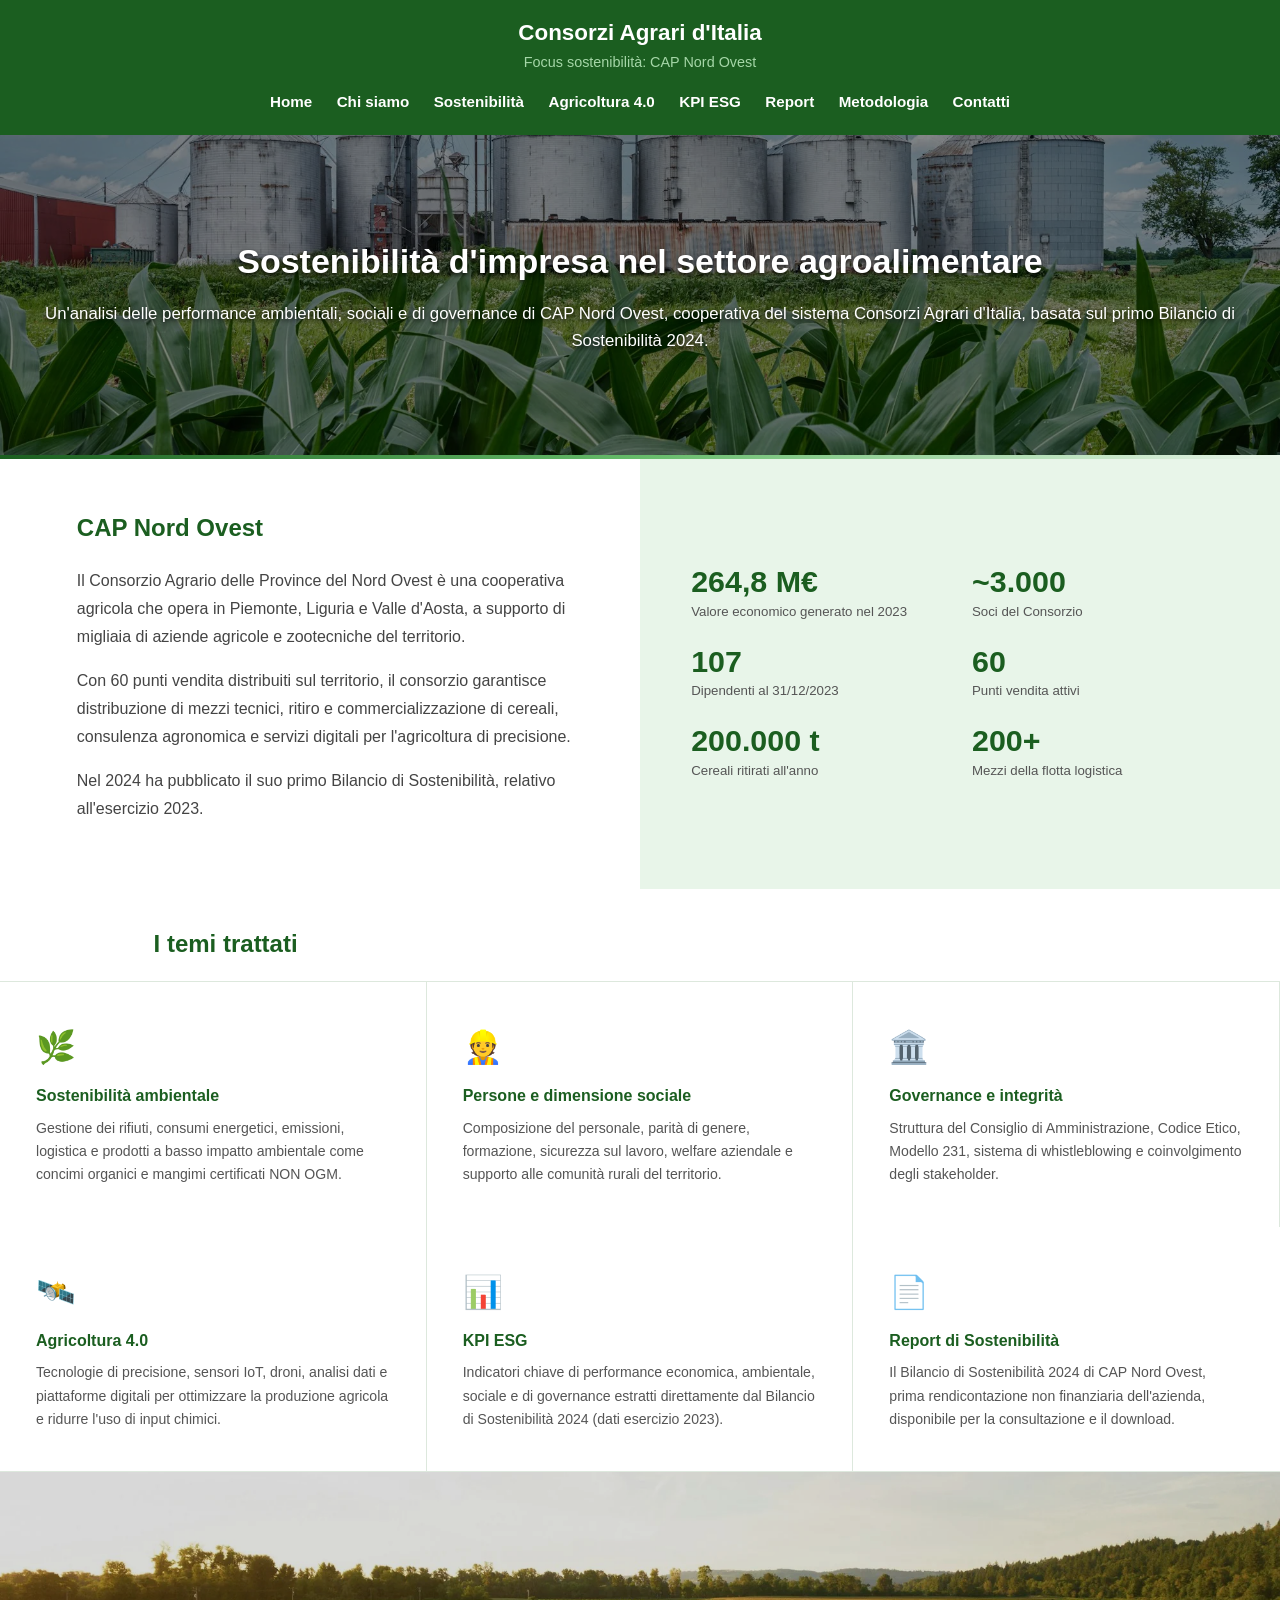
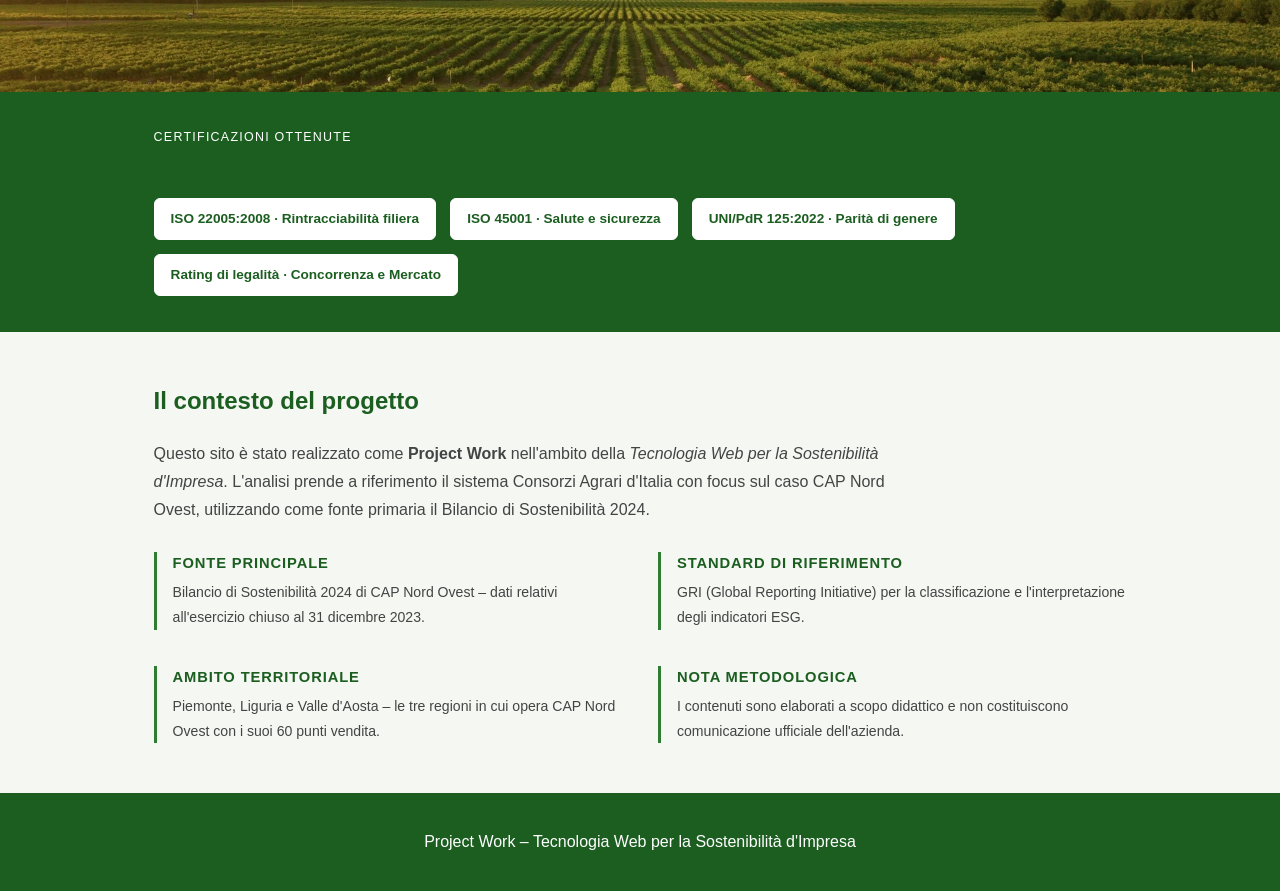
<file: index.html>
<!DOCTYPE html>
<html lang="it">

<head>
    <!-- SEO e performance: lang=it, titolo e description descrivono il sito; preload/fetchpriority alta anticipano l'immagine hero, il cui alt ne descrive il contenuto. -->
    <meta charset="UTF-8">
    <meta name="viewport" content="width=device-width, initial-scale=1.0">
    <meta name="description" content="Sito web di analisi della sostenibilità d'impresa di CAP Nord Ovest, cooperativa del sistema Consorzi Agrari d'Italia, basata sul Bilancio di Sostenibilità 2024.">
    <title>CAP Nord Ovest – Sostenibilità d'Impresa</title>
    <!-- Precarica l'immagine hero, elemento visivo principale della pagina. -->
    <link rel="preload" as="image" href="img/cap-home.webp" fetchpriority="high">
    <link rel="stylesheet" href="css/style.css">
</head>

<body>

    <!-- Intestazione condivisa e navigazione principale. -->
    <header class="header">
        <div class="header-inner">
        <div class="logo">
            <h1>Consorzi Agrari d'Italia</h1>
            <p>Focus sostenibilità: CAP Nord Ovest</p>
        </div>
        <button class="menu-toggle" aria-label="Apri menu" aria-expanded="false">
            <span></span><span></span><span></span>
        </button>
        </div>
        <nav class="menu">
            <a href="index.html">Home</a>
            <a href="azienda.html">Chi siamo</a>
            <a href="sostenibilita.html">Sostenibilità</a>
            <a href="agricoltura.html">Agricoltura 4.0</a>
            <a href="kpi.html">KPI ESG</a>
            <a href="report.html">Report</a>
            <a href="metodologia.html">Metodologia</a>
            <a href="contatti.html">Contatti</a>
        </nav>
    </header>

    <!-- Landmark principale della pagina per la navigazione con screen reader. -->
    <main>
    <!-- Hero Home: silos per cereali e coltivazioni. -->

    <section class="hero-img">
        <!-- L'immagine hero ha priorità alta per favorire il caricamento dell'LCP. -->
        <img src="img/cap-home.webp" alt="Silos per cereali accanto a un campo di mais" fetchpriority="high" decoding="async">
        <h2>Sostenibilità d'impresa nel settore agroalimentare</h2>
        <p> Un'analisi delle performance ambientali, sociali e di governance
            di CAP Nord Ovest, cooperativa del sistema Consorzi Agrari d'Italia,
            basata sul primo Bilancio di Sostenibilità 2024. </p>
    </section>
    <div class="divider-green"></div>
    <!-- Profilo del consorzio e principali dati di sintesi. -->
    <div class="intro-split">
        <div class="intro-text">
            <h2>CAP Nord Ovest</h2>
            <p>
                Il Consorzio Agrario delle Province del Nord Ovest è una cooperativa
                agricola che opera in Piemonte, Liguria e Valle d'Aosta, a supporto
                di migliaia di aziende agricole e zootecniche del territorio.
            </p>
            <p>
                Con 60 punti vendita distribuiti sul territorio, il consorzio garantisce
                distribuzione di mezzi tecnici, ritiro e commercializzazione di cereali,
                consulenza agronomica e servizi digitali per l'agricoltura di precisione.
            </p>
            <p>
                Nel 2024 ha pubblicato il suo primo Bilancio di Sostenibilità,
                relativo all'esercizio 2023.
            </p>
        </div>
        <div class="intro-numbers">
            <div class="num-block">
                <strong>264,8 M€</strong>
                <span>Valore economico generato nel 2023</span>
            </div>
            <div class="num-block">
                <strong>~3.000</strong>
                <span>Soci del Consorzio</span>
            </div>
            <div class="num-block">
                <strong>107</strong>
                <span>Dipendenti al 31/12/2023</span>
            </div>
            <div class="num-block">
                <strong>60</strong>
                <span>Punti vendita attivi</span>
            </div>
            <div class="num-block">
                <strong>200.000 t</strong>
                <span>Cereali ritirati all'anno</span>
            </div>
            <div class="num-block">
                <strong>200+</strong>
                <span>Mezzi della flotta logistica</span>
            </div>
        </div>
    </div>

    <!-- Temi ambientali, sociali e di governance trattati nel progetto. -->
    <div class="temi-header">
        <h2>I temi trattati</h2>
    </div>
    <div class="temi-section">
        <div class="temi-grid">
            <div class="tema-block">
                <div class="tema-icon">🌿</div>
                <h3>Sostenibilità ambientale</h3>
                <p>
                    Gestione dei rifiuti, consumi energetici, emissioni, logistica
                    e prodotti a basso impatto ambientale come concimi organici
                    e mangimi certificati NON OGM.
                </p>
            </div>
            <div class="tema-block">
                <div class="tema-icon">👷</div>
                <h3>Persone e dimensione sociale</h3>
                <p>
                    Composizione del personale, parità di genere, formazione,
                    sicurezza sul lavoro, welfare aziendale e supporto
                    alle comunità rurali del territorio.
                </p>
            </div>
            <div class="tema-block">
                <div class="tema-icon">🏛️</div>
                <h3>Governance e integrità</h3>
                <p>
                    Struttura del Consiglio di Amministrazione, Codice Etico,
                    Modello 231, sistema di whistleblowing e coinvolgimento
                    degli stakeholder.
                </p>
            </div>
            <div class="tema-block">
                <div class="tema-icon">🛰️</div>
                <h3>Agricoltura 4.0</h3>
                <p>
                    Tecnologie di precisione, sensori IoT, droni, analisi dati
                    e piattaforme digitali per ottimizzare la produzione agricola
                    e ridurre l'uso di input chimici.
                </p>
            </div>
            <div class="tema-block">
                <div class="tema-icon">📊</div>
                <h3>KPI ESG</h3>
                <p>
                    Indicatori chiave di performance economica, ambientale,
                    sociale e di governance estratti direttamente dal
                    Bilancio di Sostenibilità 2024 (dati esercizio 2023).
                </p>
            </div>
            <div class="tema-block">
                <div class="tema-icon">📄</div>
                <h3>Report di Sostenibilità</h3>
                <p>
                    Il Bilancio di Sostenibilità 2024 di CAP Nord Ovest,
                    prima rendicontazione non finanziaria dell'azienda,
                    disponibile per la consultazione e il download.
                </p>
            </div>
        </div>
    </div>

    <!-- Immagine di sostenibilità caricata quando si avvicina alla viewport. -->
    <div class="sost-img-wrap">
        <!-- Il caricamento differito riduce il lavoro iniziale della pagina. -->
        <img src="img/sostenibilita.webp" alt="Filari di colture verdi in un campo al tramonto" loading="lazy" fetchpriority="low" decoding="async">
    </div>

    <!-- Certificazioni del consorzio riportate nel bilancio. -->
    <div class="cert-strip">
        <span class="cert-label">Certificazioni ottenute</span>
        <div class="cert-list">
            <span class="cert-pill">ISO 22005:2008 · Rintracciabilità filiera</span>
            <span class="cert-pill">ISO 45001 · Salute e sicurezza</span>
            <span class="cert-pill">UNI/PdR 125:2022 · Parità di genere</span>
            <span class="cert-pill">Rating di legalità · Concorrenza e Mercato</span>
        </div>
    </div>

    <!-- Fonti, standard e ambito del Project Work. -->
    <section class="context-section">
        <h2>Il contesto del progetto</h2>
        <p>
            Questo sito è stato realizzato come <strong>Project Work</strong> nell'ambito della
            <em>Tecnologia Web per la Sostenibilità d'Impresa</em>.
            L'analisi prende a riferimento il sistema Consorzi Agrari d'Italia
            con focus sul caso CAP Nord Ovest, utilizzando come fonte primaria
            il Bilancio di Sostenibilità 2024.
        </p>
        <div class="context-cols">
            <div class="context-item">
                <h3>Fonte principale</h3>
                <p>Bilancio di Sostenibilità 2024 di CAP Nord Ovest – dati relativi all'esercizio chiuso al 31 dicembre 2023.</p>
            </div>
            <div class="context-item">
                <h3>Standard di riferimento</h3>
                <p>GRI (Global Reporting Initiative) per la classificazione e l'interpretazione degli indicatori ESG.</p>
            </div>
            <div class="context-item">
                <h3>Ambito territoriale</h3>
                <p>Piemonte, Liguria e Valle d'Aosta – le tre regioni in cui opera CAP Nord Ovest con i suoi 60 punti vendita.</p>
            </div>
            <div class="context-item">
                <h3>Nota metodologica</h3>
                <p>I contenuti sono elaborati a scopo didattico e non costituiscono comunicazione ufficiale dell'azienda.</p>
            </div>
        </div>
    </section>

    <!-- Chiusura della pagina e note del progetto. -->
    </main>
    <footer class="footer">
        <p>Project Work – Tecnologia Web per la Sostenibilità d'Impresa</p>
    </footer>

<script src="js/main.js"></script>
</body>
</html>
</file>
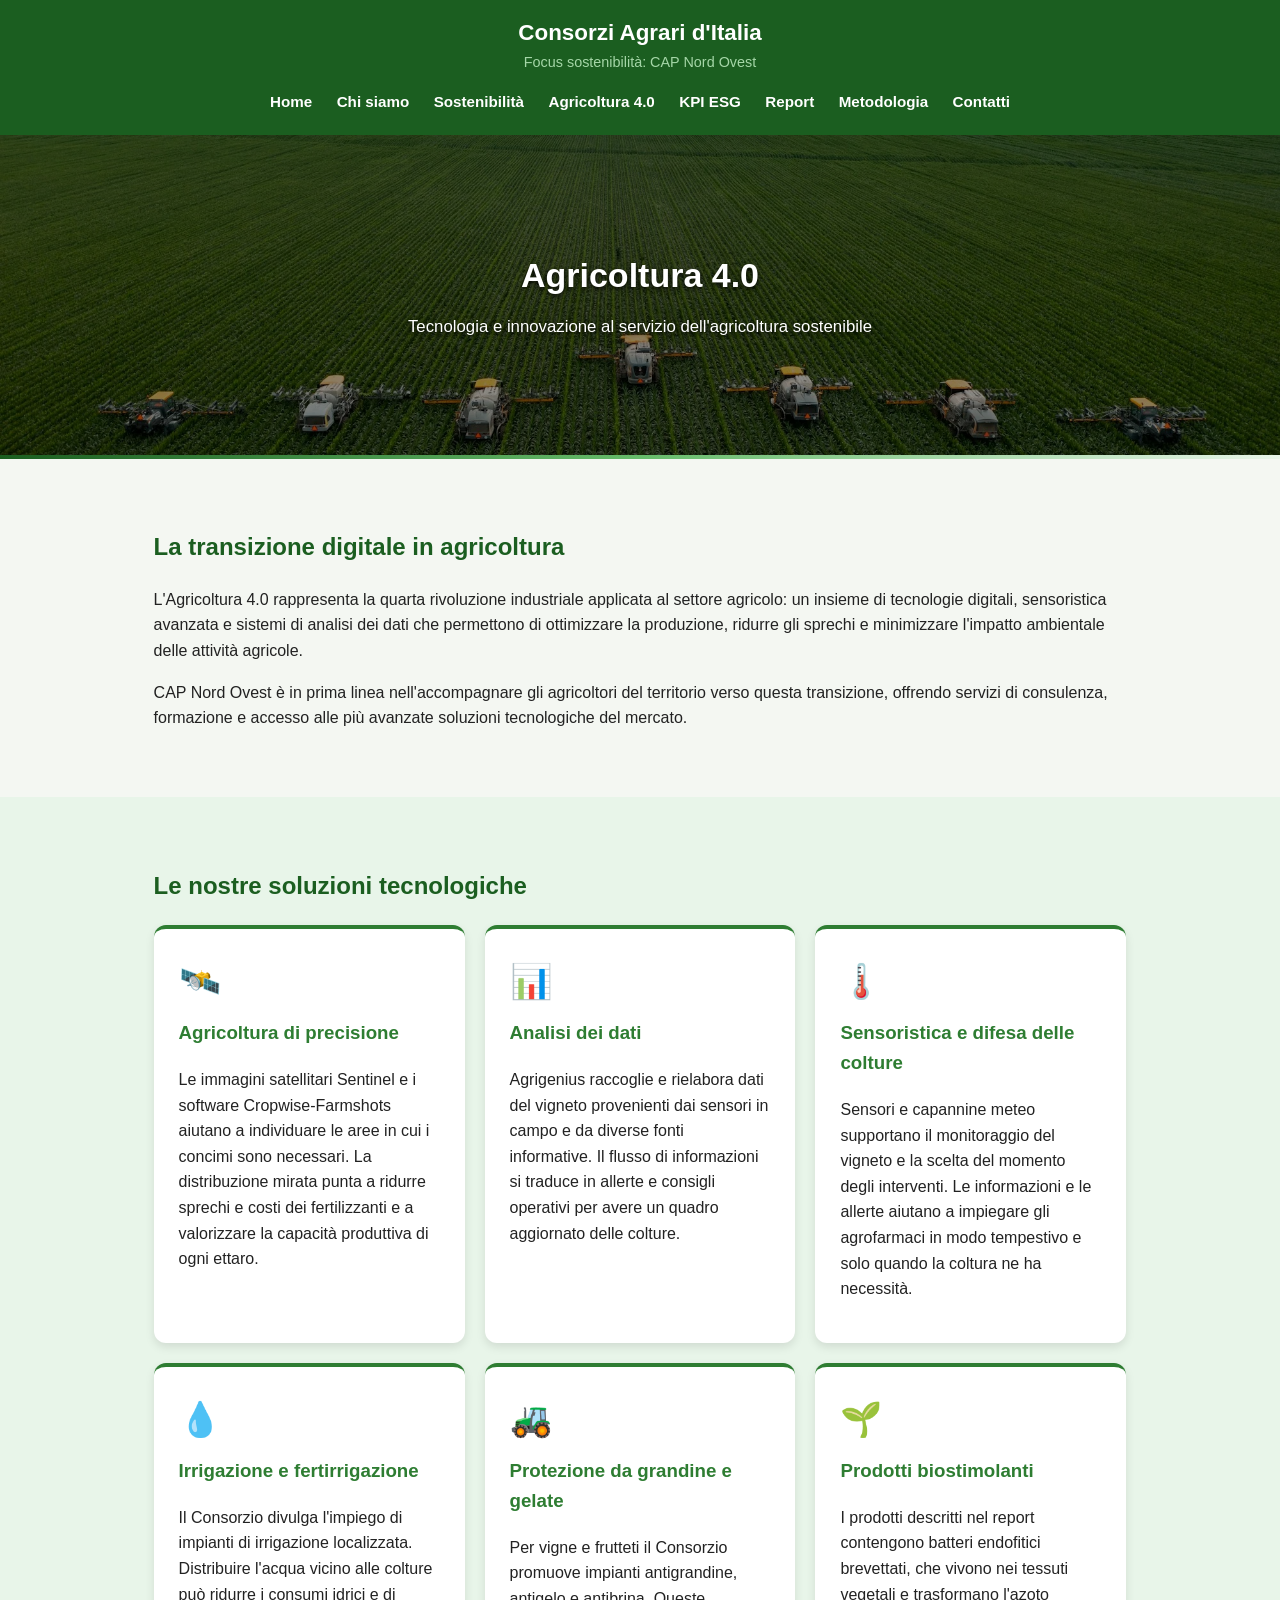
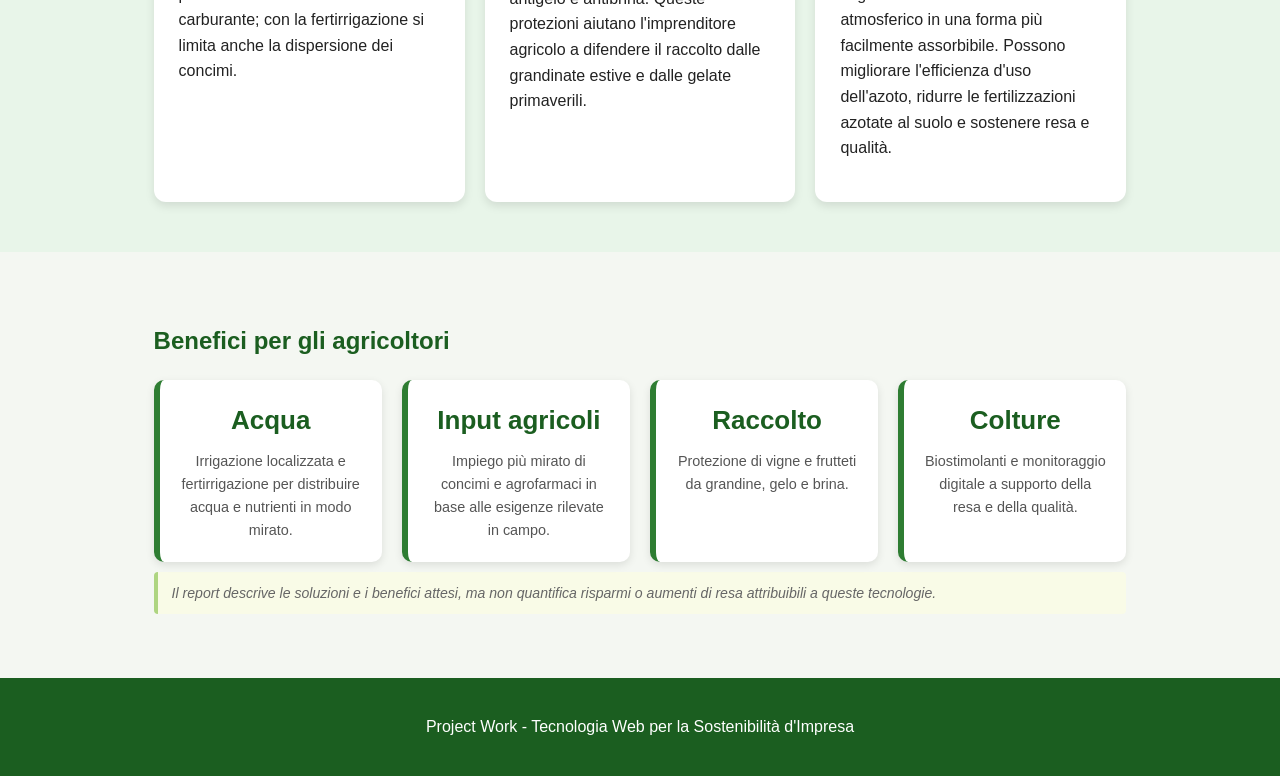
<file: agricoltura.html>
<!DOCTYPE html>
<html lang="it">

<head>
    <!-- SEO e performance: lang=it, titolo e description descrivono il sito; preload/fetchpriority alta anticipano l'immagine hero, il cui alt ne descrive il contenuto. -->
    <meta charset="UTF-8">
    <meta name="viewport" content="width=device-width, initial-scale=1.0">
    <meta name="description" content="Sito web di analisi della sostenibilità d'impresa di CAP Nord Ovest, cooperativa del sistema Consorzi Agrari d'Italia, basata sul Bilancio di Sostenibilità 2024.">
    <title>Agricoltura 4.0 - CAP Nord Ovest</title>
    <!-- Precarica l'immagine hero, elemento visivo principale della pagina. -->
    <link rel="preload" as="image" href="img/agricoltura.webp" fetchpriority="high">
    <link rel="stylesheet" href="css/style.css">
</head>

<body>

    <header class="header">
        <div class="header-inner">
        <div class="logo">
            <h1>Consorzi Agrari d'Italia</h1>
            <p>Focus sostenibilità: CAP Nord Ovest</p>
        </div>
        <button class="menu-toggle" aria-label="Apri menu" aria-expanded="false">
            <span></span><span></span><span></span>
        </button>
        </div>
        <nav class="menu">
            <a href="index.html">Home</a>
            <a href="azienda.html">Chi siamo</a>
            <a href="sostenibilita.html">Sostenibilità</a>
            <a href="agricoltura.html">Agricoltura 4.0</a>
            <a href="kpi.html">KPI ESG</a>
            <a href="report.html">Report</a>
            <a href="metodologia.html">Metodologia</a>
            <a href="contatti.html">Contatti</a>
        </nav>
    </header>

    <!-- Landmark principale della pagina per la navigazione con screen reader. -->
    <main>
    <!-- Hero Agricoltura 4.0: tecnologie e macchine agricole di precisione. -->
    <section class="hero-img">
        <!-- L'immagine hero ha priorità alta per favorire il caricamento dell'LCP. -->
        <img src="img/agricoltura.webp" alt="Macchine agricole di precisione al lavoro in un campo di mais" fetchpriority="high" decoding="async">
        <h2>Agricoltura 4.0</h2>
        <p>Tecnologia e innovazione al servizio dell'agricoltura sostenibile</p>
    </section>

    <div class="divider-green"></div>
    <section class="section">
        <h2>La transizione digitale in agricoltura</h2>
        <p>
            L'Agricoltura 4.0 rappresenta la quarta rivoluzione industriale applicata al settore agricolo:
            un insieme di tecnologie digitali, sensoristica avanzata e sistemi di analisi dei dati
            che permettono di ottimizzare la produzione, ridurre gli sprechi e minimizzare l'impatto
            ambientale delle attività agricole.
        </p>
        <p>
            CAP Nord Ovest è in prima linea nell'accompagnare gli agricoltori del territorio
            verso questa transizione, offrendo servizi di consulenza, formazione e accesso
            alle più avanzate soluzioni tecnologiche del mercato.
        </p>
    </section>

    <section class="section green">
        <h2>Le nostre soluzioni tecnologiche</h2>
        <div class="tech-grid">
            <div class="tech-item">
                <div class="tech-icon">🛰️</div>
                <h3>Agricoltura di precisione</h3>
                <p>
                    Le immagini satellitari Sentinel e i software Cropwise-Farmshots aiutano a
                    individuare le aree in cui i concimi sono necessari. La distribuzione mirata
                    punta a ridurre sprechi e costi dei fertilizzanti e a valorizzare la capacità
                    produttiva di ogni ettaro.
                </p>
            </div>
            <div class="tech-item">
                <div class="tech-icon">📊</div>
                <h3>Analisi dei dati</h3>
                <p>
                    Agrigenius raccoglie e rielabora dati del vigneto provenienti dai sensori in
                    campo e da diverse fonti informative. Il flusso di informazioni si traduce in
                    allerte e consigli operativi per avere un quadro aggiornato delle colture.
                </p>
            </div>
            <div class="tech-item">
                <div class="tech-icon">🌡️</div>
                <h3>Sensoristica e difesa delle colture</h3>
                <p>
                    Sensori e capannine meteo supportano il monitoraggio del vigneto e la scelta
                    del momento degli interventi. Le informazioni e le allerte aiutano a impiegare
                    gli agrofarmaci in modo tempestivo e solo quando la coltura ne ha necessità.
                </p>
            </div>
            <div class="tech-item">
                <div class="tech-icon">💧</div>
                <h3>Irrigazione e fertirrigazione</h3>
                <p>
                    Il Consorzio divulga l'impiego di impianti di irrigazione localizzata.
                    Distribuire l'acqua vicino alle colture può ridurre i consumi idrici e di
                    carburante; con la fertirrigazione si limita anche la dispersione dei concimi.
                </p>
            </div>
            <div class="tech-item">
                <div class="tech-icon">🚜</div>
                <h3>Protezione da grandine e gelate</h3>
                <p>
                    Per vigne e frutteti il Consorzio promuove impianti antigrandine, antigelo e
                    antibrina. Queste protezioni aiutano l'imprenditore agricolo a difendere il
                    raccolto dalle grandinate estive e dalle gelate primaverili.
                </p>
            </div>
            <div class="tech-item">
                <div class="tech-icon">🌱</div>
                <h3>Prodotti biostimolanti</h3>
                <p>
                    I prodotti descritti nel report contengono batteri endofitici brevettati, che
                    vivono nei tessuti vegetali e trasformano l'azoto atmosferico in una forma più
                    facilmente assorbibile. Possono migliorare l'efficienza d'uso dell'azoto,
                    ridurre le fertilizzazioni azotate al suolo e sostenere resa e qualità.
                </p>
            </div>
        </div>
    </section>

    <section class="section">
        <h2>Benefici per gli agricoltori</h2>
        <div class="kpi-container">
            <div class="kpi-box">
                <h3>Acqua</h3>
                <p>Irrigazione localizzata e fertirrigazione per distribuire acqua e nutrienti in modo mirato.</p>
            </div>
            <div class="kpi-box">
                <h3>Input agricoli</h3>
                <p>Impiego più mirato di concimi e agrofarmaci in base alle esigenze rilevate in campo.</p>
            </div>
            <div class="kpi-box">
                <h3>Raccolto</h3>
                <p>Protezione di vigne e frutteti da grandine, gelo e brina.</p>
            </div>
            <div class="kpi-box">
                <h3>Colture</h3>
                <p>Biostimolanti e monitoraggio digitale a supporto della resa e della qualità.</p>
            </div>
        </div>
        <p class="source-note">Il report descrive le soluzioni e i benefici attesi, ma non quantifica risparmi o aumenti di resa attribuibili a queste tecnologie.</p>
    </section>

    </main>
    <footer class="footer">
        <p>Project Work - Tecnologia Web per la Sostenibilità d'Impresa</p>
    </footer>

<script src="js/main.js"></script>
</body>
</html>
</file>
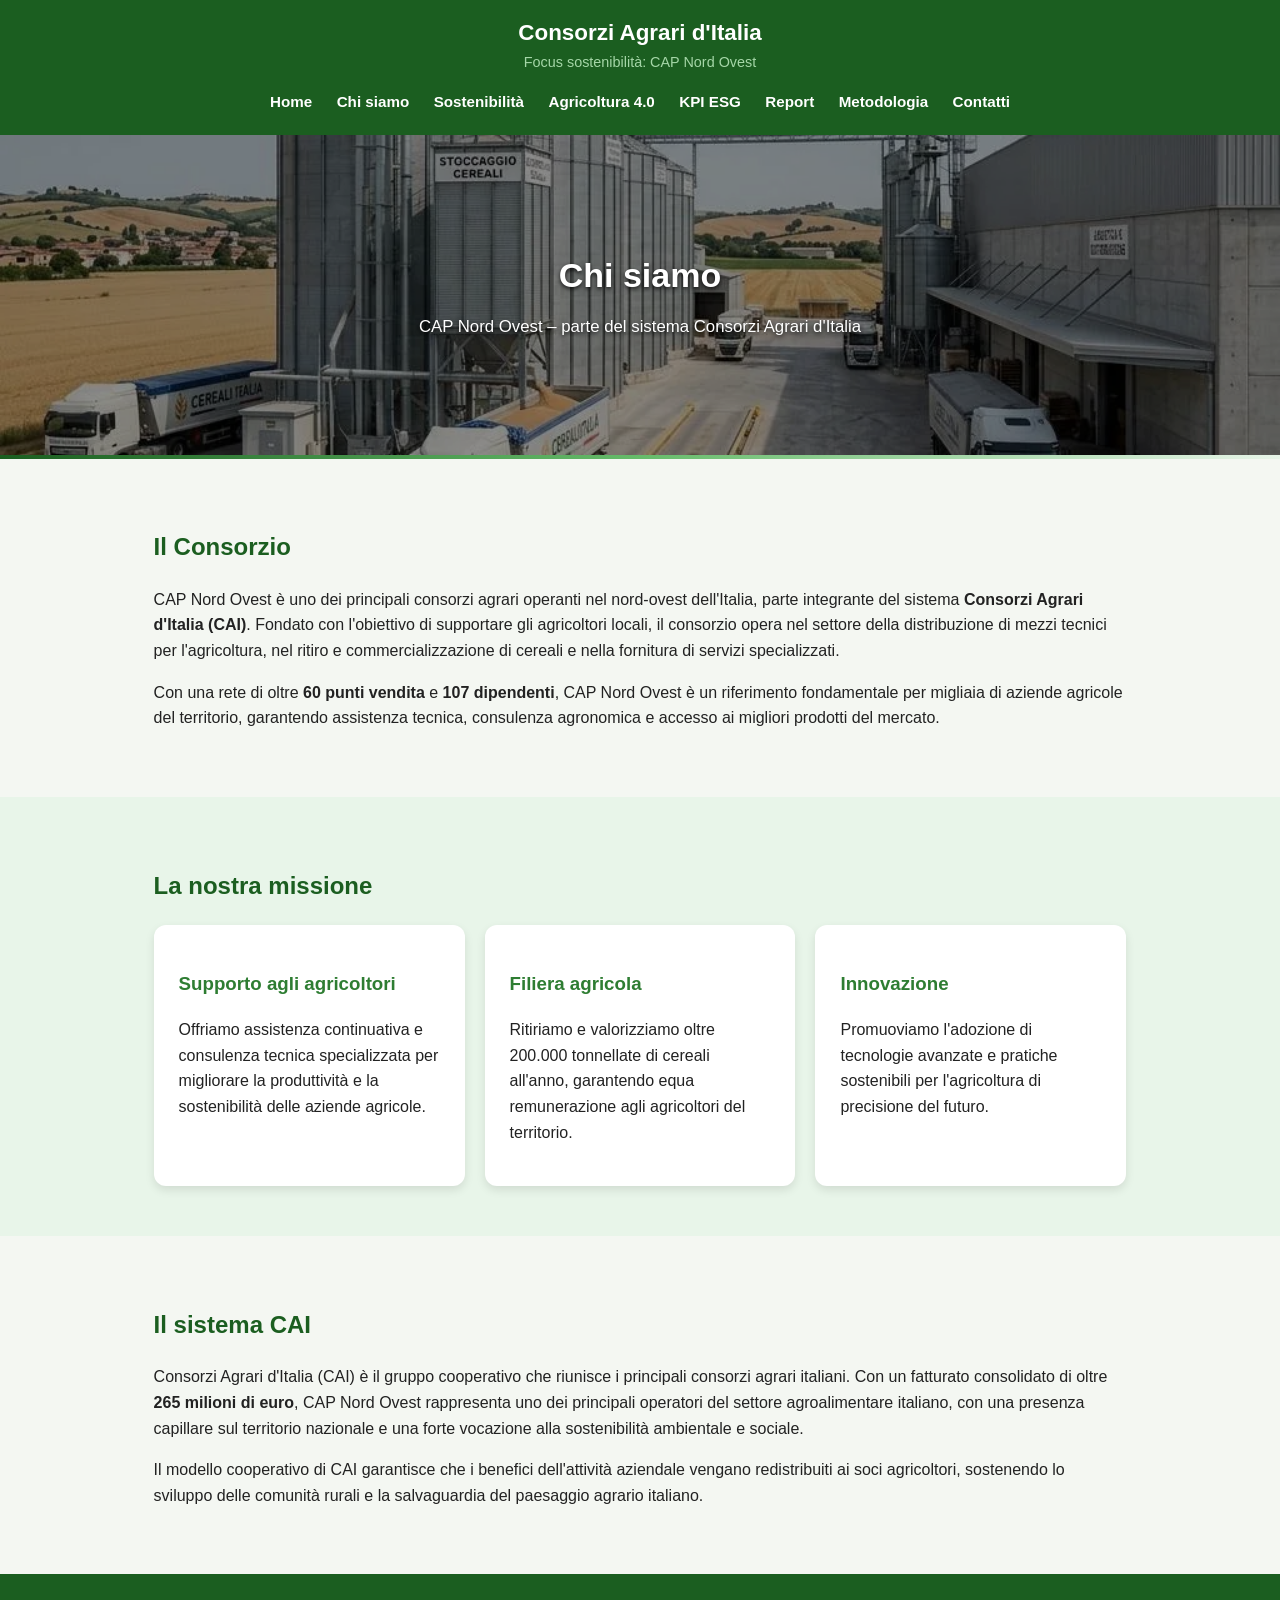
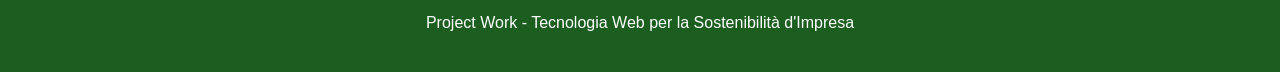
<file: azienda.html>
<!DOCTYPE html>
<html lang="it">

<head>
    <!-- SEO e performance: lang=it, titolo e description descrivono il sito; preload/fetchpriority alta anticipano l'immagine hero, il cui alt ne descrive il contenuto. -->
    <meta charset="UTF-8">
    <meta name="viewport" content="width=device-width, initial-scale=1.0">
    <meta name="description" content="Sito web di analisi della sostenibilità d'impresa di CAP Nord Ovest, cooperativa del sistema Consorzi Agrari d'Italia, basata sul Bilancio di Sostenibilità 2024.">
    <title>Chi siamo - CAP Nord Ovest</title>
    <!-- Precarica l'immagine hero, elemento visivo principale della pagina. -->
    <link rel="preload" as="image" href="img/filiera.webp" fetchpriority="high">
    <link rel="stylesheet" href="css/style.css">
</head>

<body>

    <header class="header">
        <div class="header-inner">
        <div class="logo">
            <h1>Consorzi Agrari d'Italia</h1>
            <p>Focus sostenibilità: CAP Nord Ovest</p>
        </div>
        <button class="menu-toggle" aria-label="Apri menu" aria-expanded="false">
            <span></span><span></span><span></span>
        </button>
        </div>
        <nav class="menu">
            <a href="index.html">Home</a>
            <a href="azienda.html">Chi siamo</a>
            <a href="sostenibilita.html">Sostenibilità</a>
            <a href="agricoltura.html">Agricoltura 4.0</a>
            <a href="kpi.html">KPI ESG</a>
            <a href="report.html">Report</a>
            <a href="metodologia.html">Metodologia</a>
            <a href="contatti.html">Contatti</a>
        </nav>
    </header>

    <!-- Landmark principale della pagina per la navigazione con screen reader. -->
    <main>
    <!-- Hero Chi siamo: attività agricola e filiera del consorzio. -->
    <section class="hero-img">
        <!-- L'immagine hero ha priorità alta per favorire il caricamento dell'LCP. -->
        <img src="img/filiera.webp" alt="Agricoltrice al lavoro durante la raccolta del riso" fetchpriority="high" decoding="async">
        <h2>Chi siamo</h2>
        <p>CAP Nord Ovest – parte del sistema Consorzi Agrari d'Italia</p>
    </section>
    <div class="divider-green"></div>
    <section class="section">
        <h2>Il Consorzio</h2>
        <p>
            CAP Nord Ovest è uno dei principali consorzi agrari operanti nel nord-ovest dell'Italia,
            parte integrante del sistema <strong>Consorzi Agrari d'Italia (CAI)</strong>.
            Fondato con l'obiettivo di supportare gli agricoltori locali, il consorzio opera
            nel settore della distribuzione di mezzi tecnici per l'agricoltura, nel ritiro e
            commercializzazione di cereali e nella fornitura di servizi specializzati.
        </p>
        <p>
            Con una rete di oltre <strong>60 punti vendita</strong> e <strong>107 dipendenti</strong>,
            CAP Nord Ovest è un riferimento fondamentale per migliaia di aziende agricole
            del territorio, garantendo assistenza tecnica, consulenza agronomica e accesso
            ai migliori prodotti del mercato.
        </p>
    </section>

    <section class="section green">
        <h2>La nostra missione</h2>
        <div class="cards">
            <article class="card">
                <h3>Supporto agli agricoltori</h3>
                <p>
                    Offriamo assistenza continuativa e consulenza tecnica specializzata
                    per migliorare la produttività e la sostenibilità delle aziende agricole.
                </p>
            </article>
            <article class="card">
                <h3>Filiera agricola</h3>
                <p>
                    Ritiriamo e valorizziamo oltre 200.000 tonnellate di cereali all'anno,
                    garantendo equa remunerazione agli agricoltori del territorio.
                </p>
            </article>
            <article class="card">
                <h3>Innovazione</h3>
                <p>
                    Promuoviamo l'adozione di tecnologie avanzate e pratiche sostenibili
                    per l'agricoltura di precisione del futuro.
                </p>
            </article>
        </div>
    </section>

    <section class="section">
        <h2>Il sistema CAI</h2>
        <p>
            Consorzi Agrari d'Italia (CAI) è il gruppo cooperativo che riunisce i principali
            consorzi agrari italiani. Con un fatturato consolidato di oltre <strong>265 milioni di euro</strong>,
            CAP Nord Ovest rappresenta uno dei principali operatori del settore agroalimentare italiano,
            con una presenza capillare sul territorio nazionale e una forte vocazione
            alla sostenibilità ambientale e sociale.
        </p>
        <p>
            Il modello cooperativo di CAI garantisce che i benefici dell'attività aziendale
            vengano redistribuiti ai soci agricoltori, sostenendo lo sviluppo delle comunità
            rurali e la salvaguardia del paesaggio agrario italiano.
        </p>
    </section>

    </main>
    <footer class="footer">
        <p>Project Work - Tecnologia Web per la Sostenibilità d'Impresa</p>
    </footer>

<script src="js/main.js"></script>
</body>
</html>
</file>
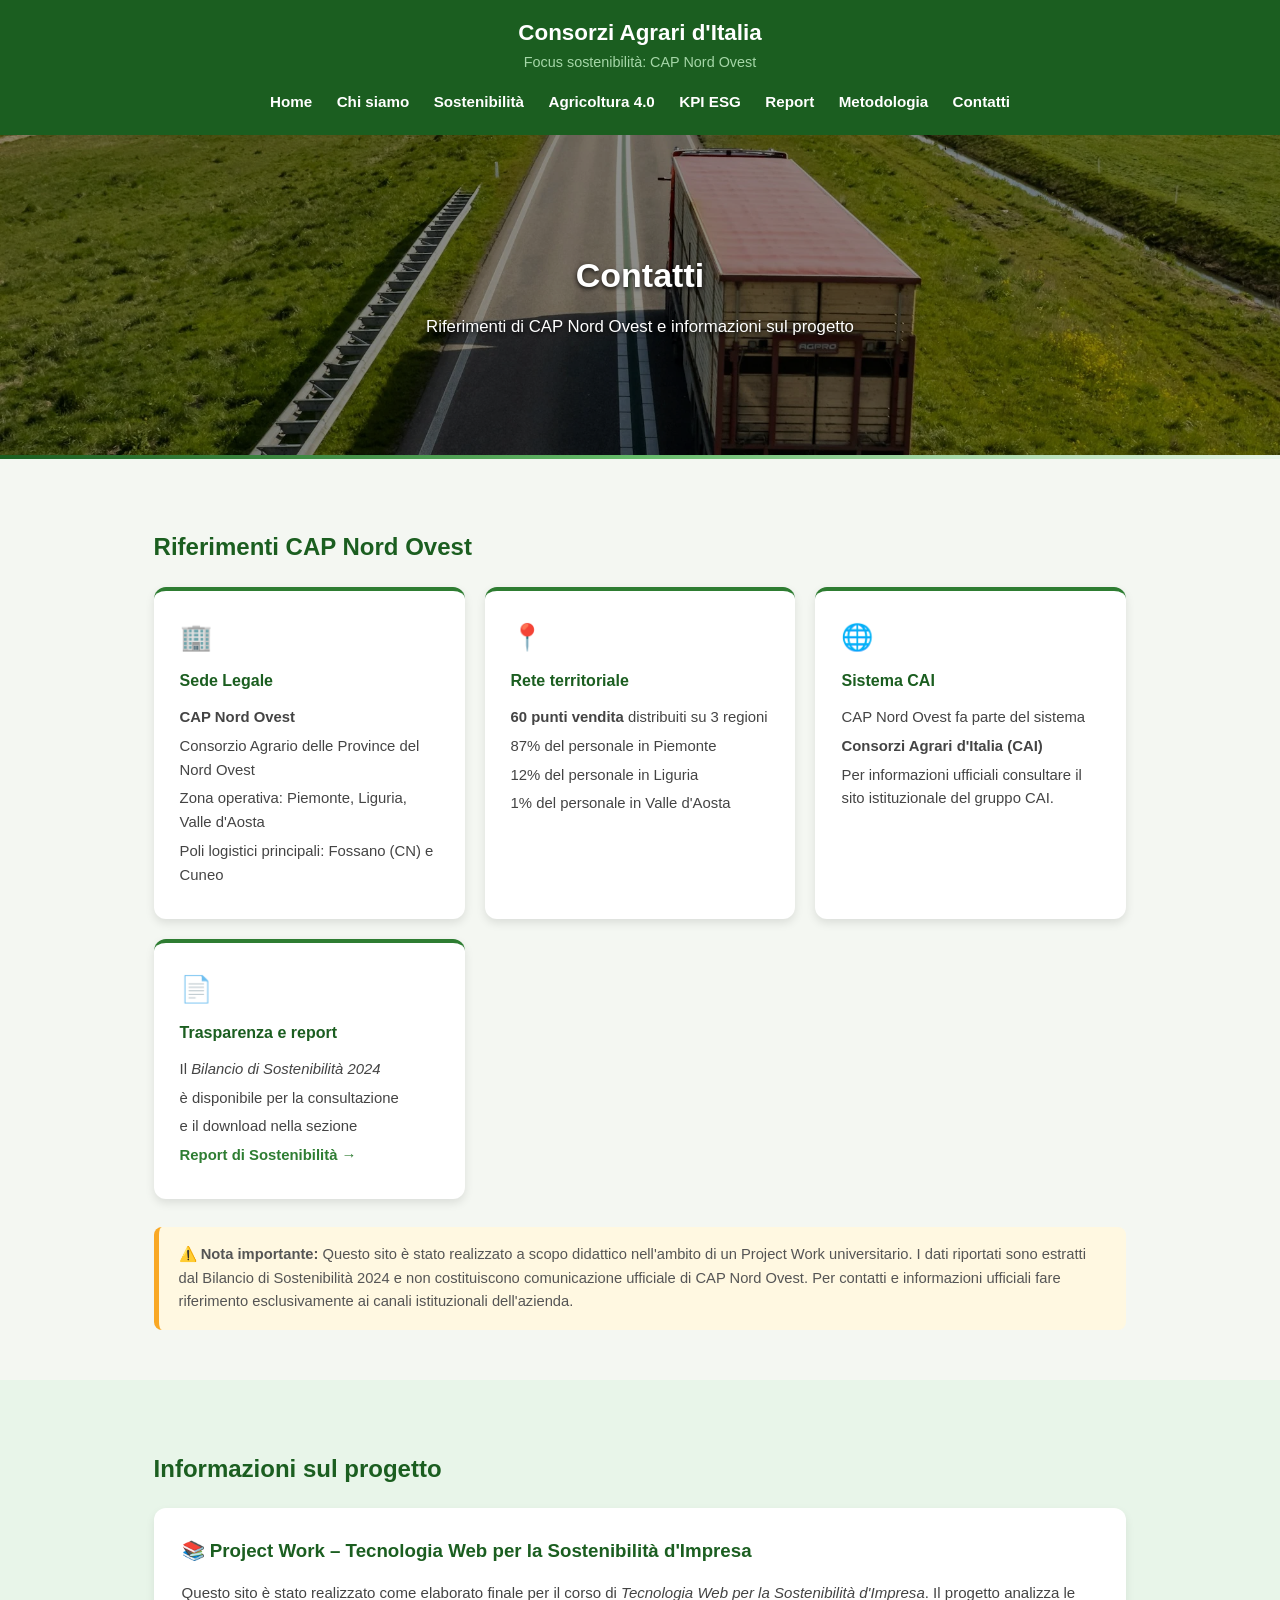
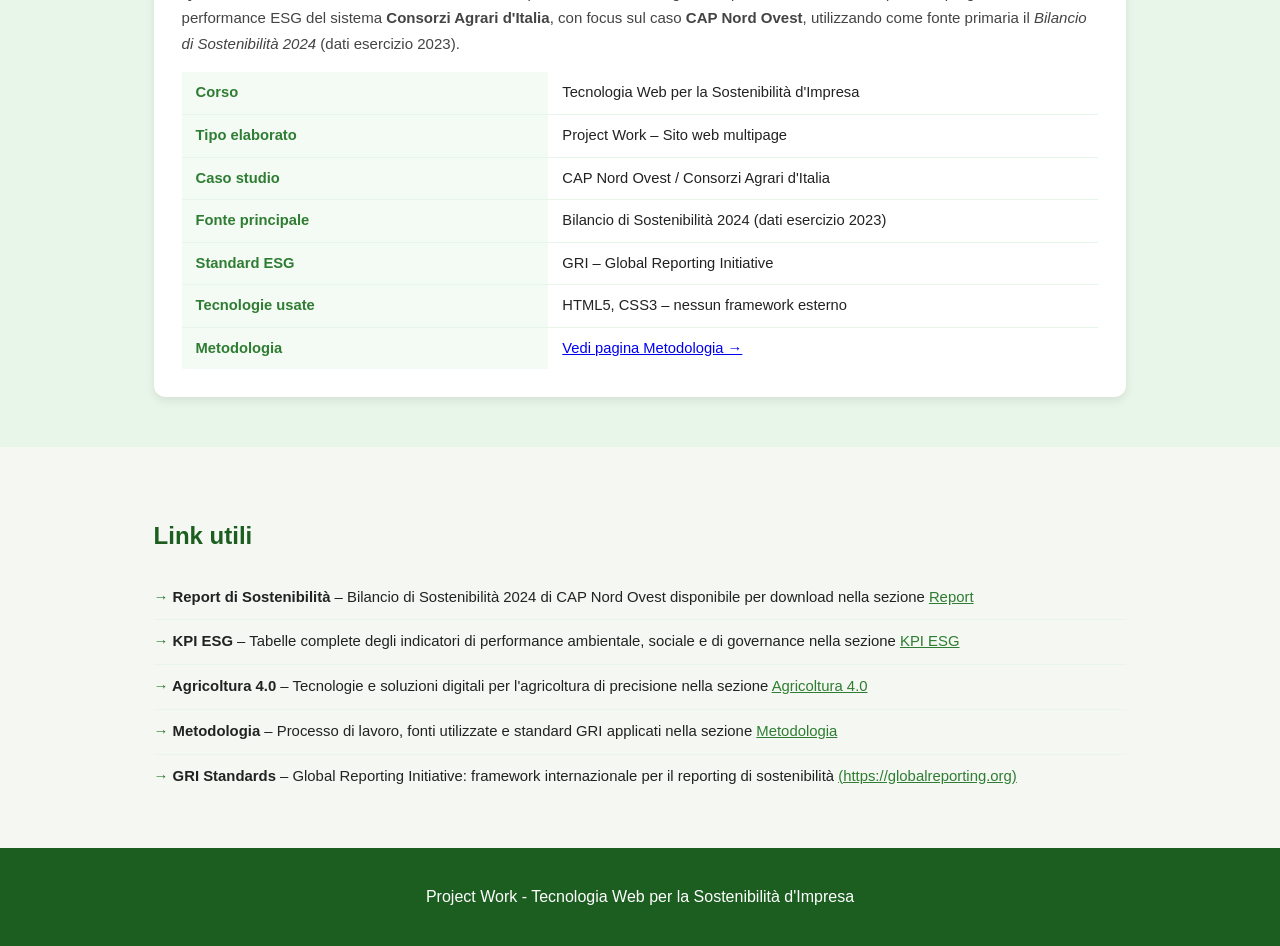
<file: contatti.html>
<!DOCTYPE html>
<html lang="it">

<head>
    <!-- SEO e performance: lang=it, titolo e description descrivono il sito; preload/fetchpriority alta anticipano l'immagine hero, il cui alt ne descrive il contenuto. -->
    <meta charset="UTF-8">
    <meta name="viewport" content="width=device-width, initial-scale=1.0">
    <meta name="description" content="Sito web di analisi della sostenibilità d'impresa di CAP Nord Ovest, cooperativa del sistema Consorzi Agrari d'Italia, basata sul Bilancio di Sostenibilità 2024.">
    <title>Contatti - CAP Nord Ovest</title>
    <!-- Precarica l'immagine hero, elemento visivo principale della pagina. -->
    <link rel="preload" as="image" href="img/cap-contatti.webp" fetchpriority="high">
    <link rel="stylesheet" href="css/style.css">
</head>

<body>

    <header class="header">
        <div class="header-inner">
        <div class="logo">
            <h1>Consorzi Agrari d'Italia</h1>
            <p>Focus sostenibilità: CAP Nord Ovest</p>
        </div>
        <button class="menu-toggle" aria-label="Apri menu" aria-expanded="false">
            <span></span><span></span><span></span>
        </button>
        </div>
        <nav class="menu">
            <a href="index.html">Home</a>
            <a href="azienda.html">Chi siamo</a>
            <a href="sostenibilita.html">Sostenibilità</a>
            <a href="agricoltura.html">Agricoltura 4.0</a>
            <a href="kpi.html">KPI ESG</a>
            <a href="report.html">Report</a>
            <a href="metodologia.html">Metodologia</a>
            <a href="contatti.html">Contatti</a>
        </nav>
    </header>

    <!-- Landmark principale della pagina per la navigazione con screen reader. -->
    <main>
    <!-- Hero Contatti: trasporto su strada in un paesaggio rurale. -->
    <section class="hero-img">
        <!-- L'immagine hero ha priorità alta per favorire il caricamento dell'LCP. -->
        <img src="img/cap-contatti.webp" alt="Camion che percorre una strada rurale tra campi verdi" fetchpriority="high" decoding="async">
        <h2>Contatti</h2>
        <p>Riferimenti di CAP Nord Ovest e informazioni sul progetto</p>
    </section>
    <div class="divider-green"></div>
    <!-- Riferimenti e rete territoriale CAP Nord Ovest. -->
    <section class="section">
        <h2>Riferimenti CAP Nord Ovest</h2>
        <div class="contact-grid">
            <div class="contact-card">
                <div class="contact-icon">🏢</div>
                <h3>Sede Legale</h3>
                <p><strong>CAP Nord Ovest</strong></p>
                <p>Consorzio Agrario delle Province del Nord Ovest</p>
                <p>Zona operativa: Piemonte, Liguria, Valle d'Aosta</p>
                <p>Poli logistici principali: Fossano (CN) e Cuneo</p>
            </div>
            <div class="contact-card">
                <div class="contact-icon">📍</div>
                <h3>Rete territoriale</h3>
                <p><strong>60 punti vendita</strong> distribuiti su 3 regioni</p>
                <p>87% del personale in Piemonte</p>
                <p>12% del personale in Liguria</p>
                <p>1% del personale in Valle d'Aosta</p>
            </div>
            <div class="contact-card">
                <div class="contact-icon">🌐</div>
                <h3>Sistema CAI</h3>
                <p>CAP Nord Ovest fa parte del sistema</p>
                <p><strong>Consorzi Agrari d'Italia (CAI)</strong></p>
                <p>Per informazioni ufficiali consultare il sito istituzionale del gruppo CAI.</p>
            </div>
            <div class="contact-card">
                <div class="contact-icon">📄</div>
                <h3>Trasparenza e report</h3>
                <p>Il <em>Bilancio di Sostenibilità 2024</em></p>
                <p>è disponibile per la consultazione</p>
                <p>e il download nella sezione</p>
                <p><a href="report.html">Report di Sostenibilità →</a></p>
            </div>
        </div>

        <div class="disclaimer">
            ⚠️ <strong>Nota importante:</strong> Questo sito è stato realizzato a scopo didattico nell'ambito
            di un Project Work universitario. I dati riportati sono estratti dal Bilancio di Sostenibilità 2024
            e non costituiscono comunicazione ufficiale di CAP Nord Ovest.
            Per contatti e informazioni ufficiali fare riferimento esclusivamente ai canali istituzionali dell'azienda.
        </div>
    </section>

    <!-- Contesto didattico e dati del Project Work. -->
    <section class="section green">
        <h2>Informazioni sul progetto</h2>
        <div class="project-card">
            <h3>📚 Project Work – Tecnologia Web per la Sostenibilità d'Impresa</h3>
            <p>
                Questo sito è stato realizzato come elaborato finale per il corso di
                <em>Tecnologia Web per la Sostenibilità d'Impresa</em>.
                Il progetto analizza le performance ESG del sistema <strong>Consorzi Agrari d'Italia</strong>,
                con focus sul caso <strong>CAP Nord Ovest</strong>, utilizzando come fonte
                primaria il <em>Bilancio di Sostenibilità 2024</em> (dati esercizio 2023).
            </p>
            <table class="course-table">
                <tr>
                    <td>Corso</td>
                    <td>Tecnologia Web per la Sostenibilità d'Impresa</td>
                </tr>
                <tr>
                    <td>Tipo elaborato</td>
                    <td>Project Work – Sito web multipage</td>
                </tr>
                <tr>
                    <td>Caso studio</td>
                    <td>CAP Nord Ovest / Consorzi Agrari d'Italia</td>
                </tr>
                <tr>
                    <td>Fonte principale</td>
                    <td>Bilancio di Sostenibilità 2024 (dati esercizio 2023)</td>
                </tr>
                <tr>
                    <td>Standard ESG</td>
                    <td>GRI – Global Reporting Initiative</td>
                </tr>
                <tr>
                    <td>Tecnologie usate</td>
                    <td>HTML5, CSS3 – nessun framework esterno</td>
                </tr>
                <tr>
                    <td>Metodologia</td>
                    <td><a href="metodologia.html">Vedi pagina Metodologia →</a></td>
                </tr>
            </table>
        </div>
    </section>

    <!-- Collegamenti alle sezioni e alle fonti del progetto. -->
    <section class="section">
        <h2>Link utili</h2>
        <ul class="link-list">
            <li>
                <strong>Report di Sostenibilità</strong> – Bilancio di Sostenibilità 2024 di CAP Nord Ovest
                disponibile per download nella sezione <a href="report.html" style="color:#2e7d32;">Report</a>
            </li>
            <li>
                <strong>KPI ESG</strong> – Tabelle complete degli indicatori di performance ambientale,
                sociale e di governance nella sezione <a href="kpi.html" style="color:#2e7d32;">KPI ESG</a>
            </li>
            <li>
                <strong>Agricoltura 4.0</strong> – Tecnologie e soluzioni digitali per l'agricoltura di
                precisione nella sezione <a href="agricoltura.html" style="color:#2e7d32;">Agricoltura 4.0</a>
            </li>
            <li>
                <strong>Metodologia</strong> – Processo di lavoro, fonti utilizzate e standard GRI applicati
                nella sezione <a href="metodologia.html" style="color:#2e7d32;">Metodologia</a>
            </li>
            <li>
                <strong>GRI Standards</strong> – Global Reporting Initiative: framework internazionale
                per il reporting di sostenibilità <a href="https://globalreporting.org" target="_blank" style="color:#2e7d32;">(https://globalreporting.org)</a>
            </li>
        </ul>
    </section>

    </main>
    <footer class="footer">
        <p>Project Work - Tecnologia Web per la Sostenibilità d'Impresa</p>
    </footer>

<script src="js/main.js"></script>
</body>
</html>
</file>
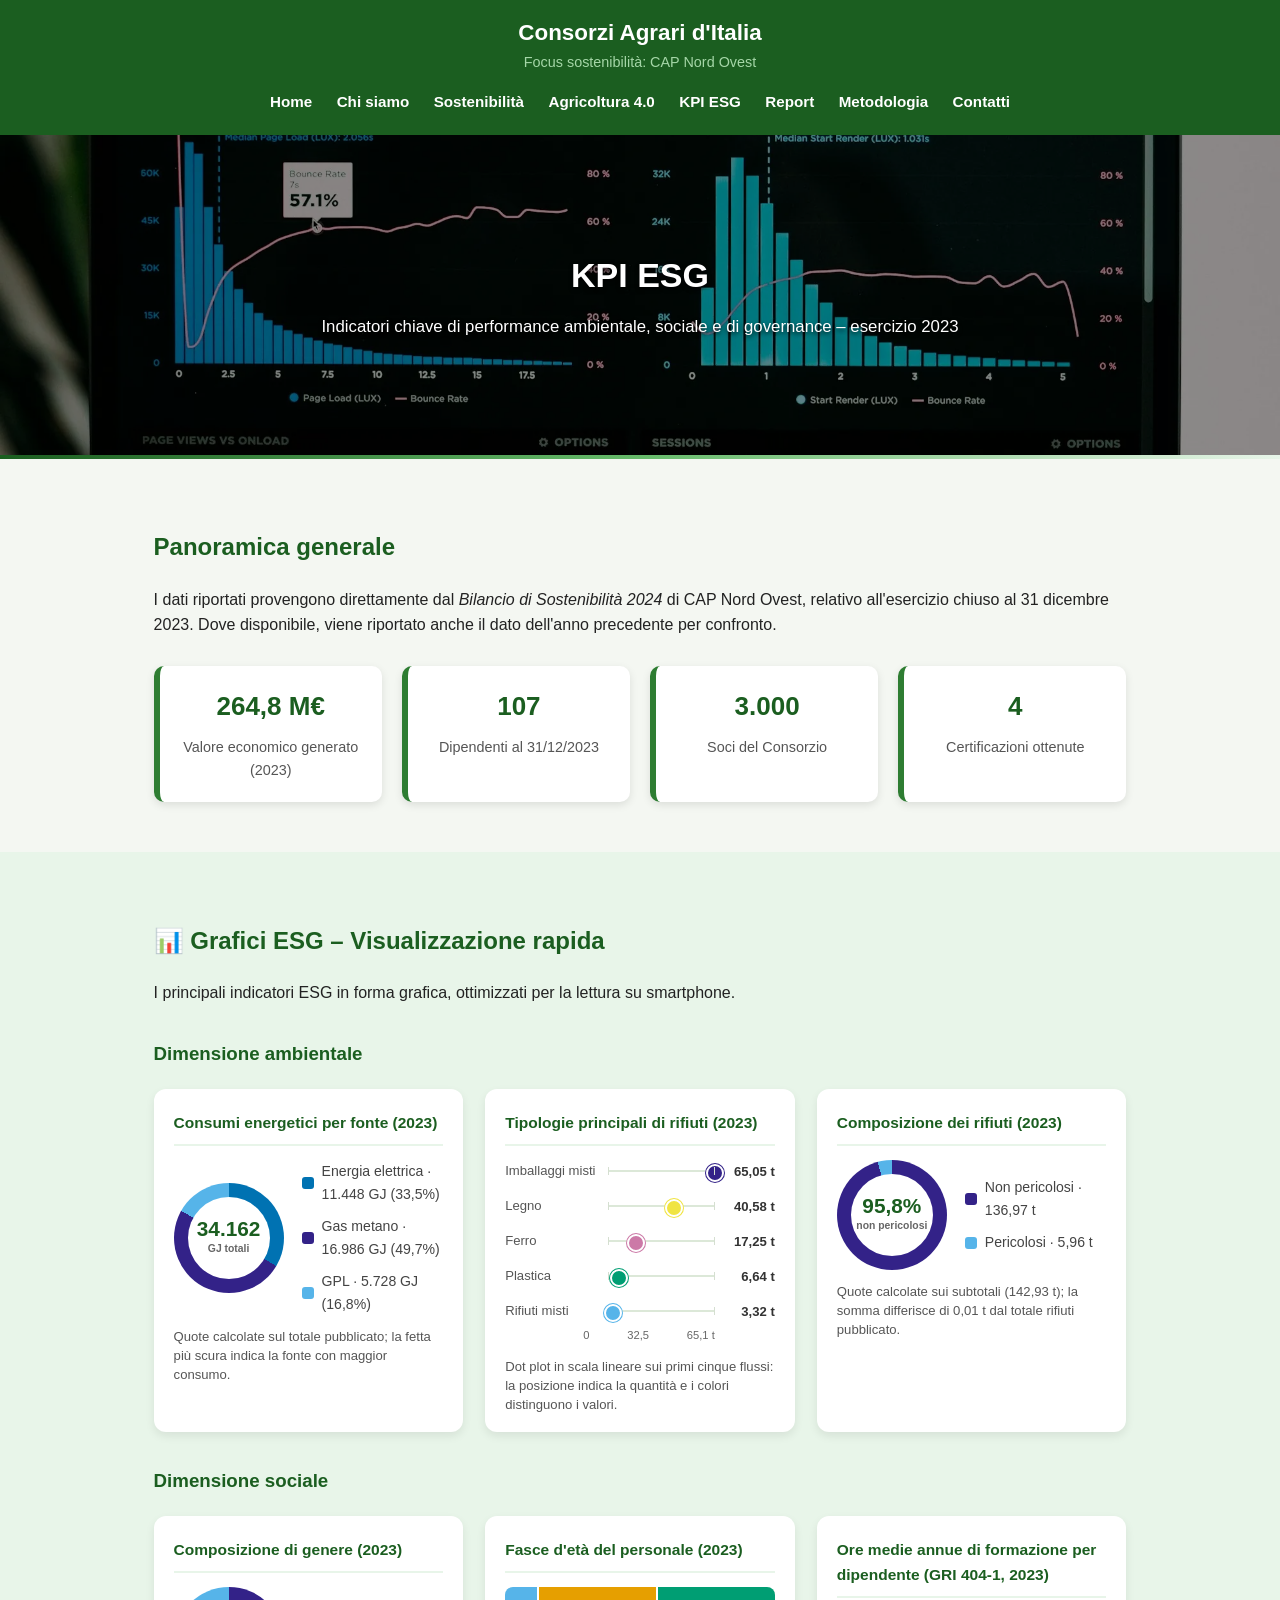
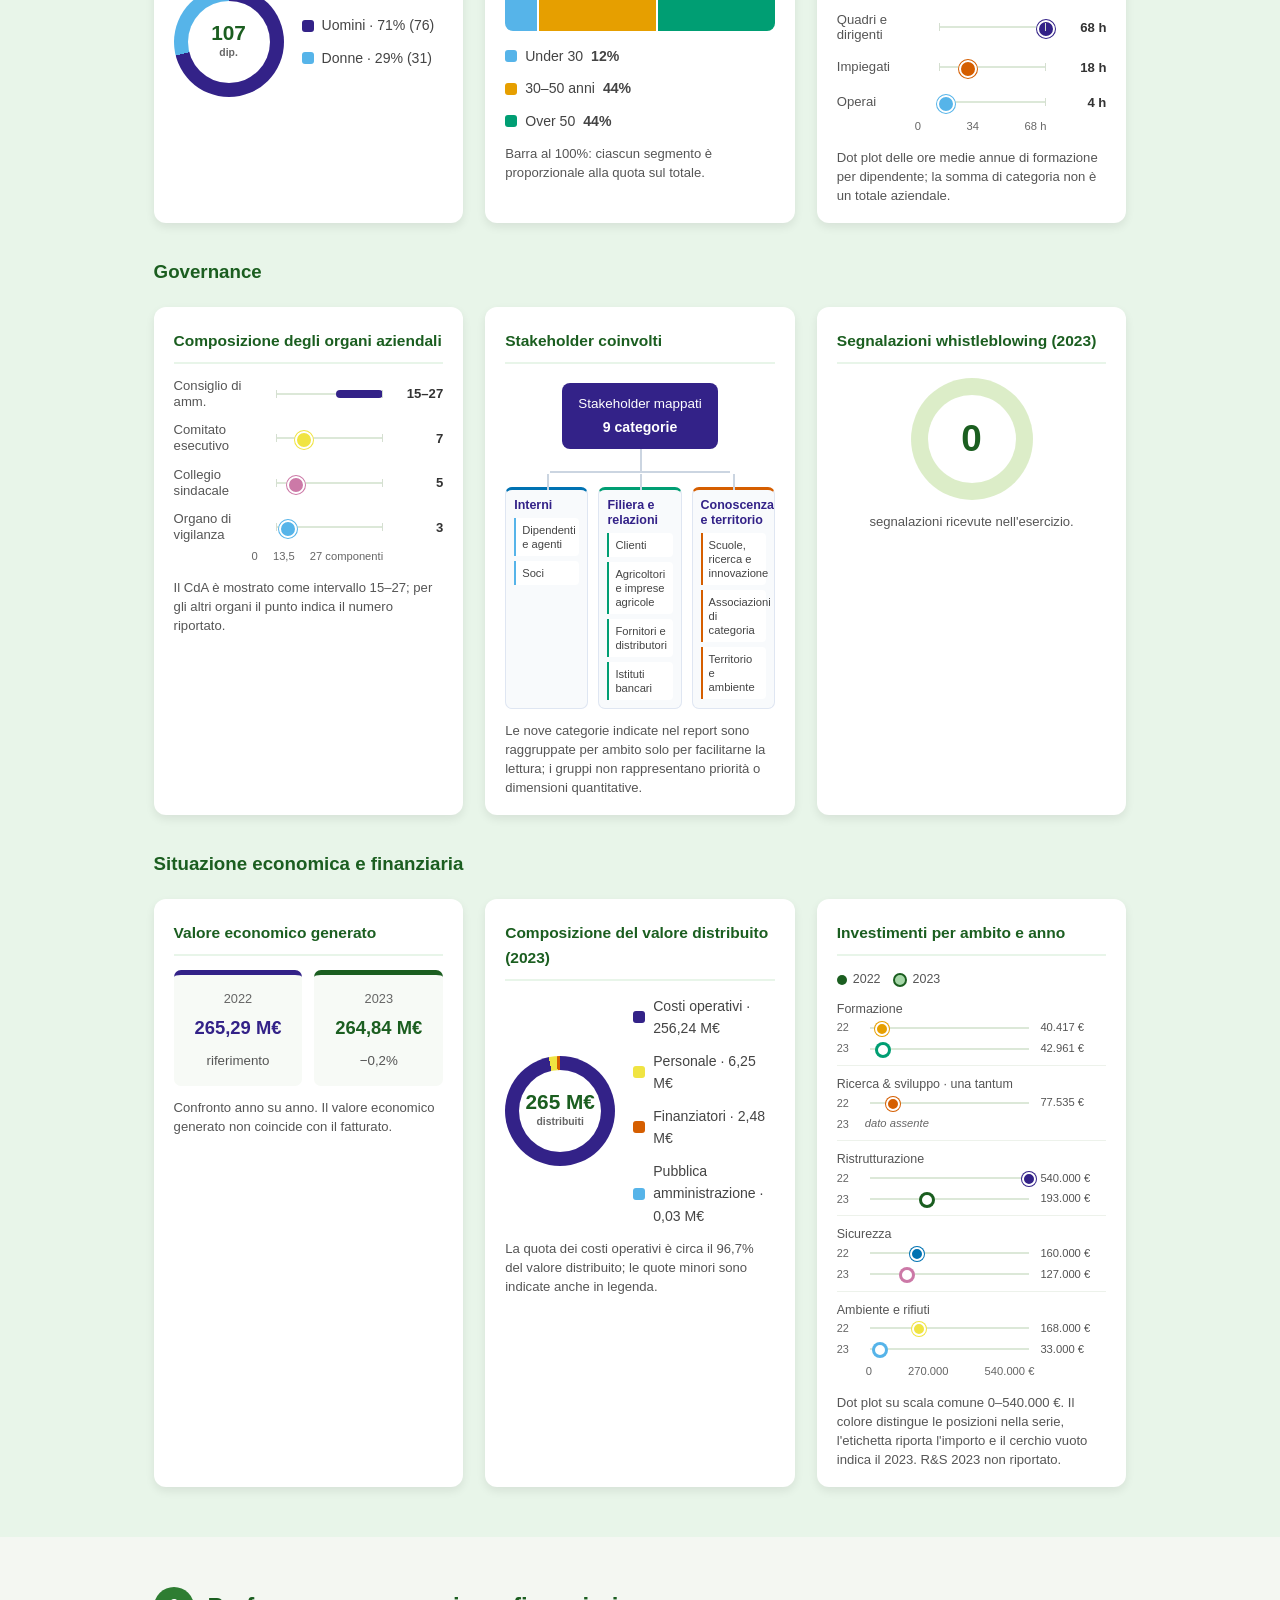
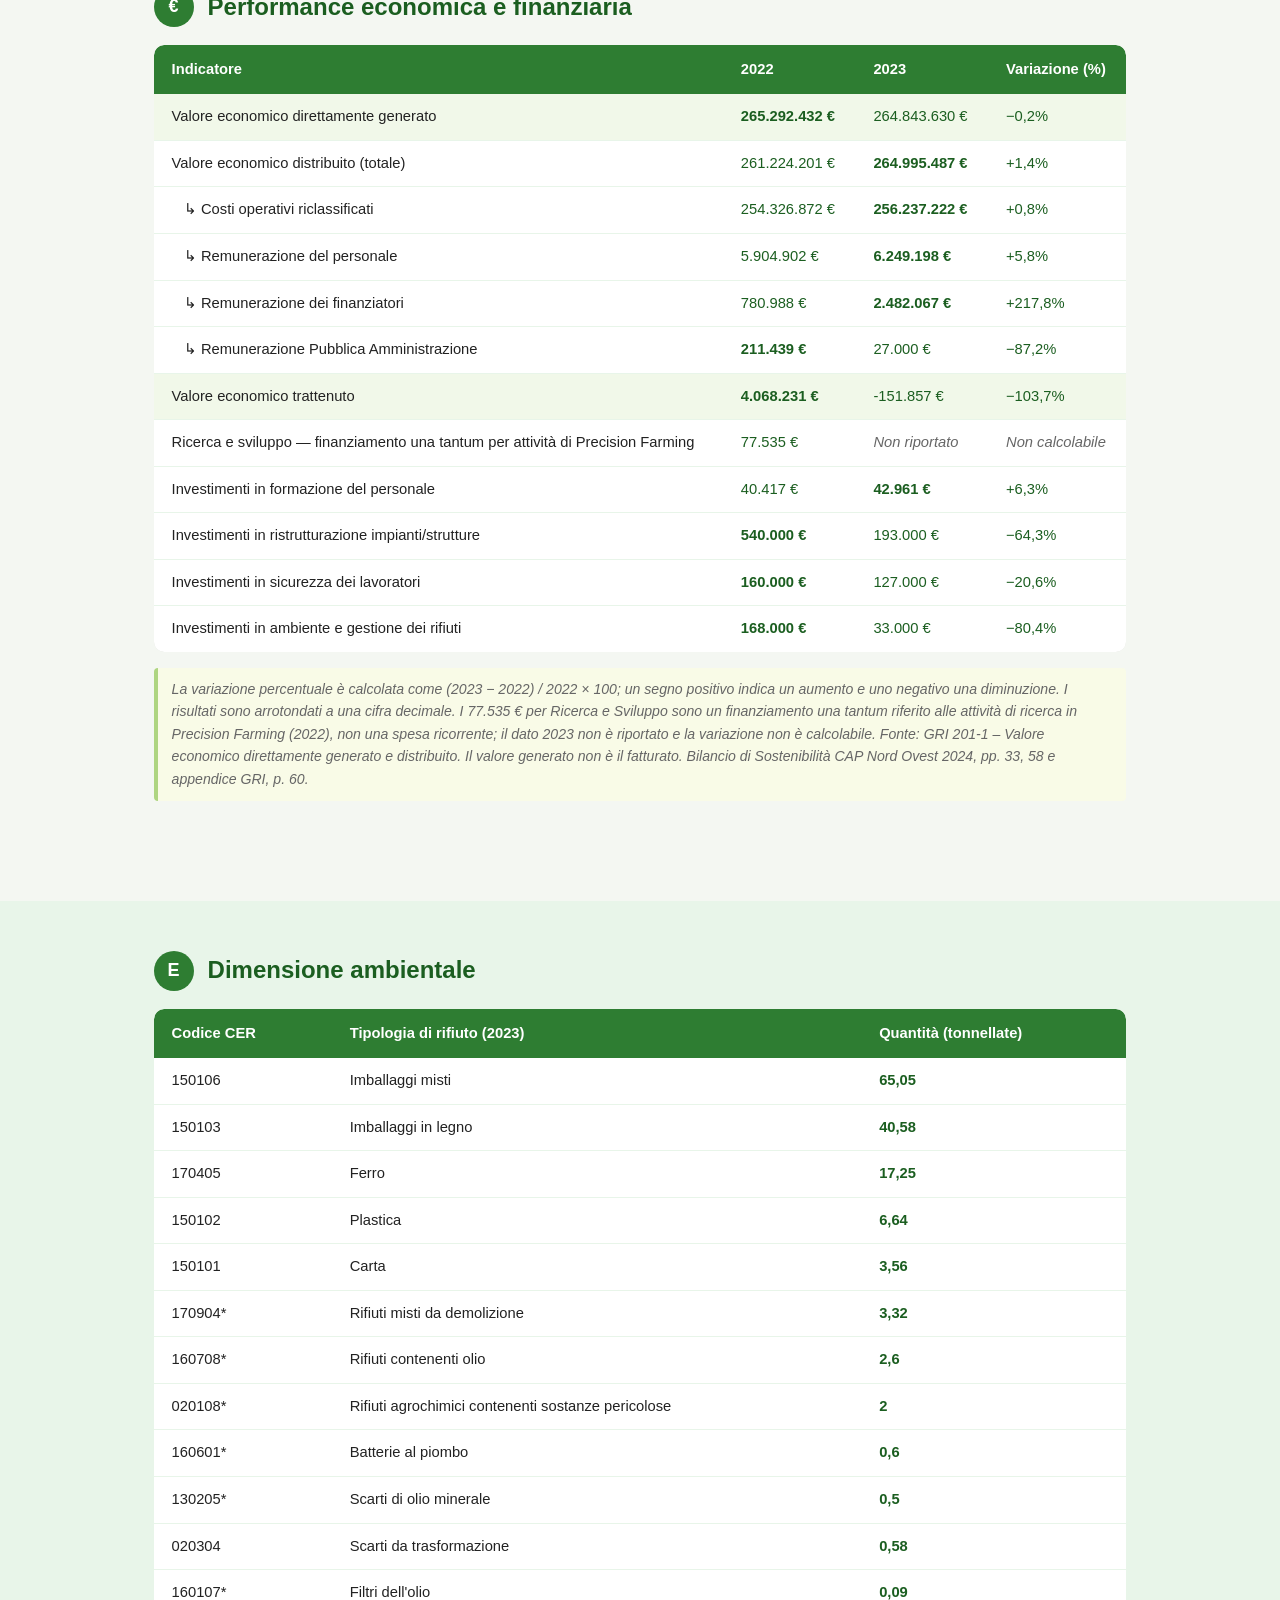
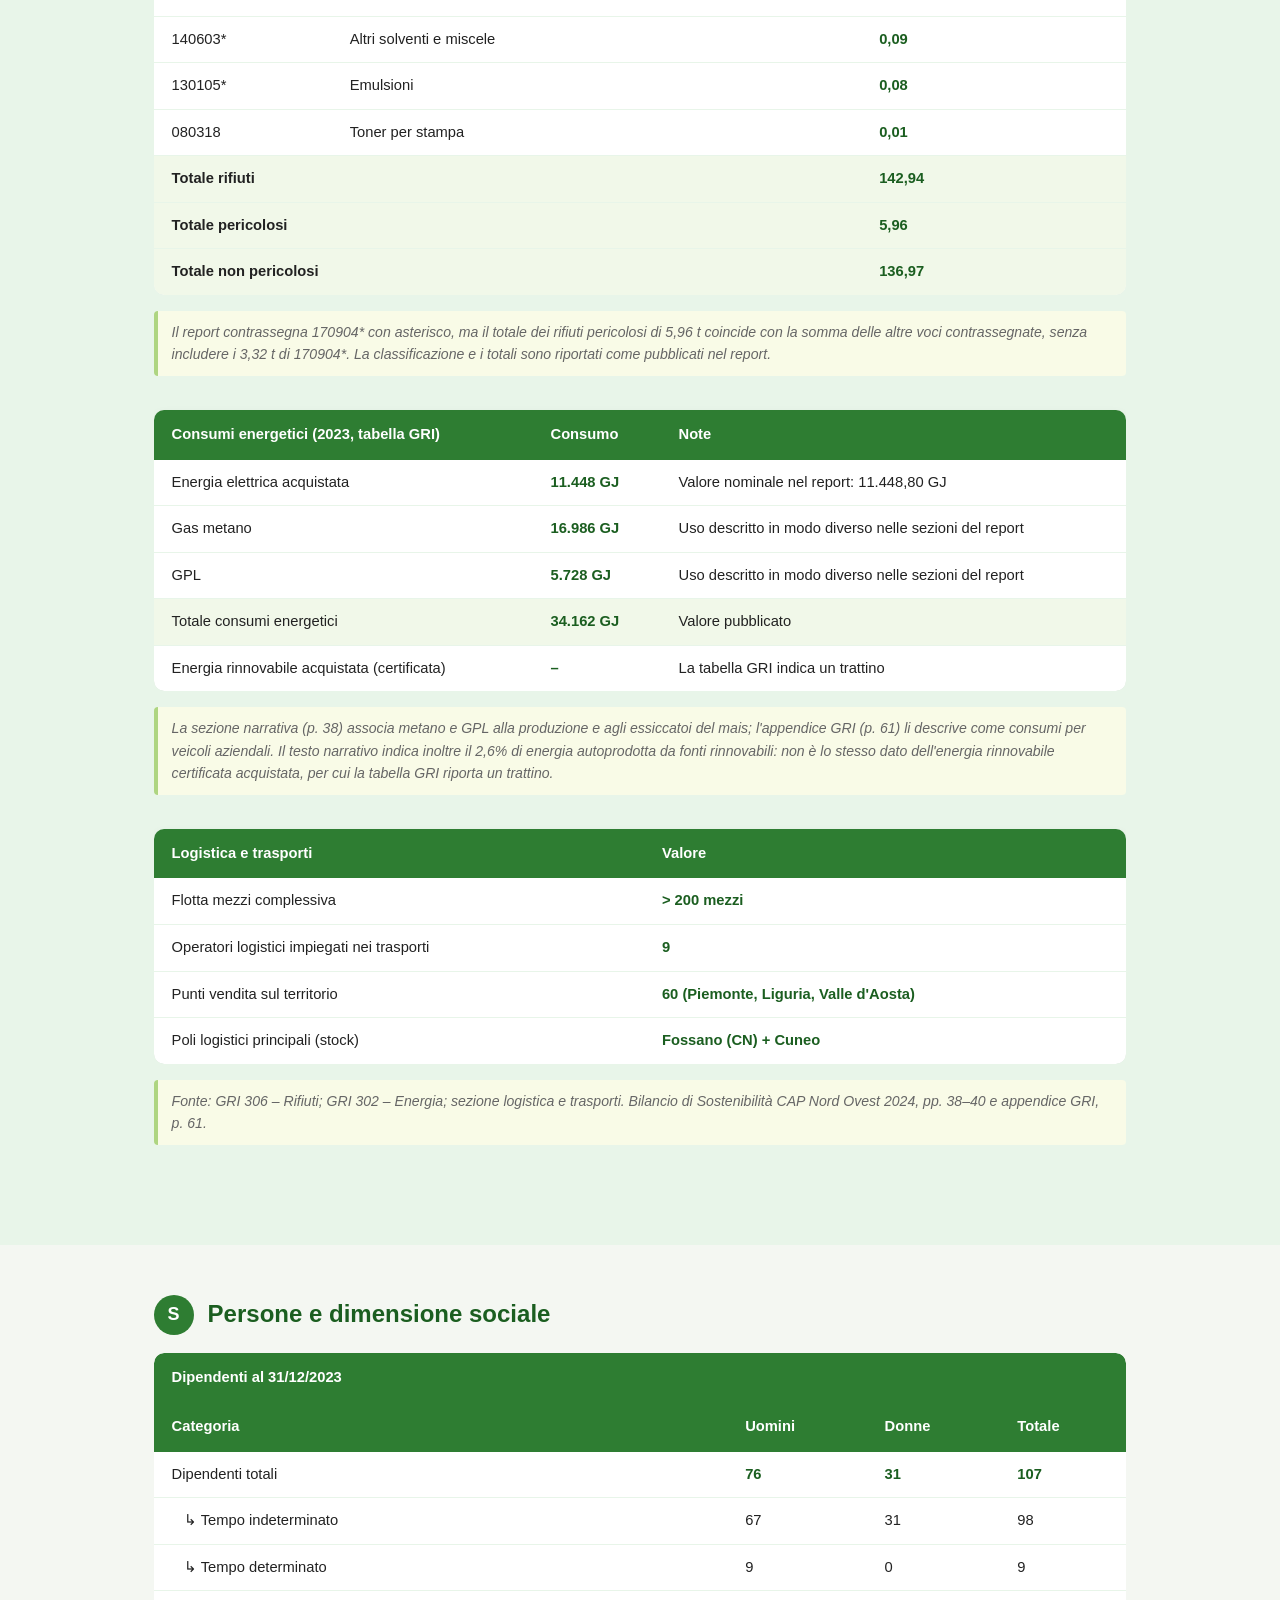
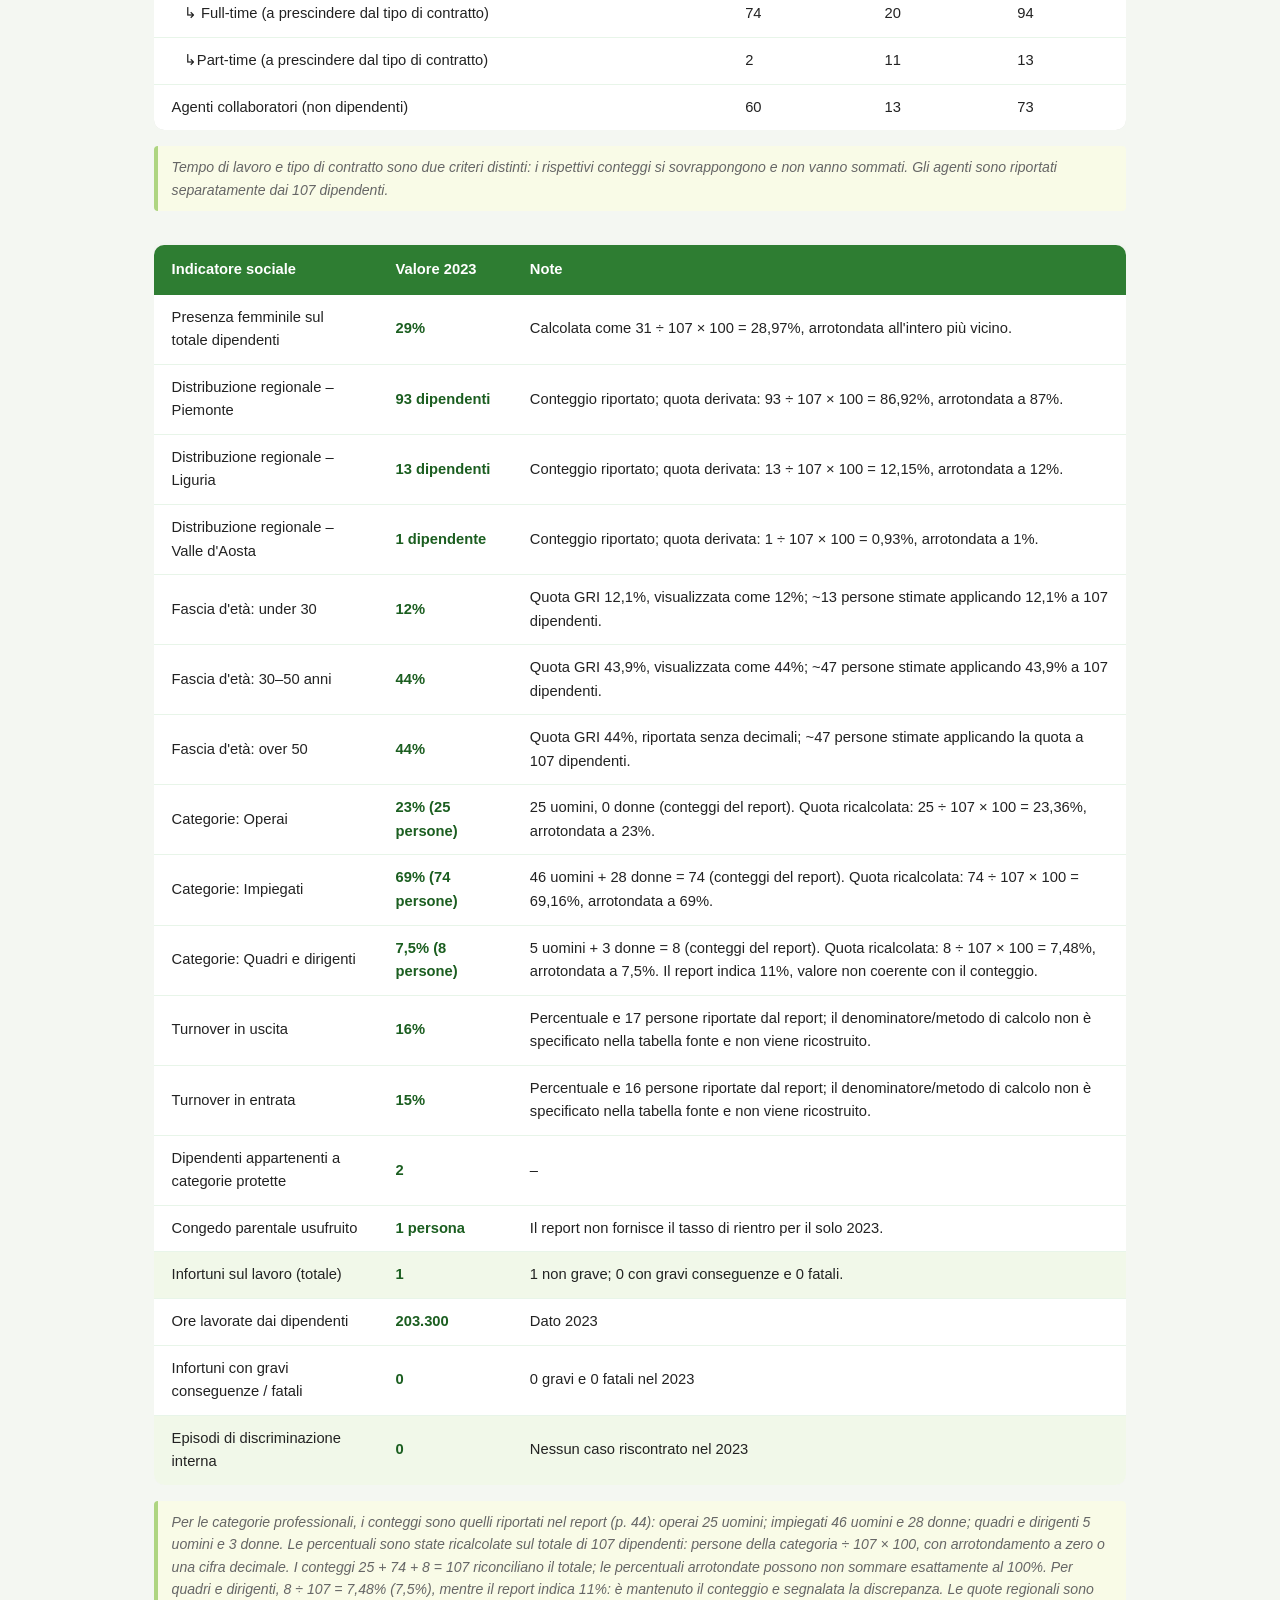
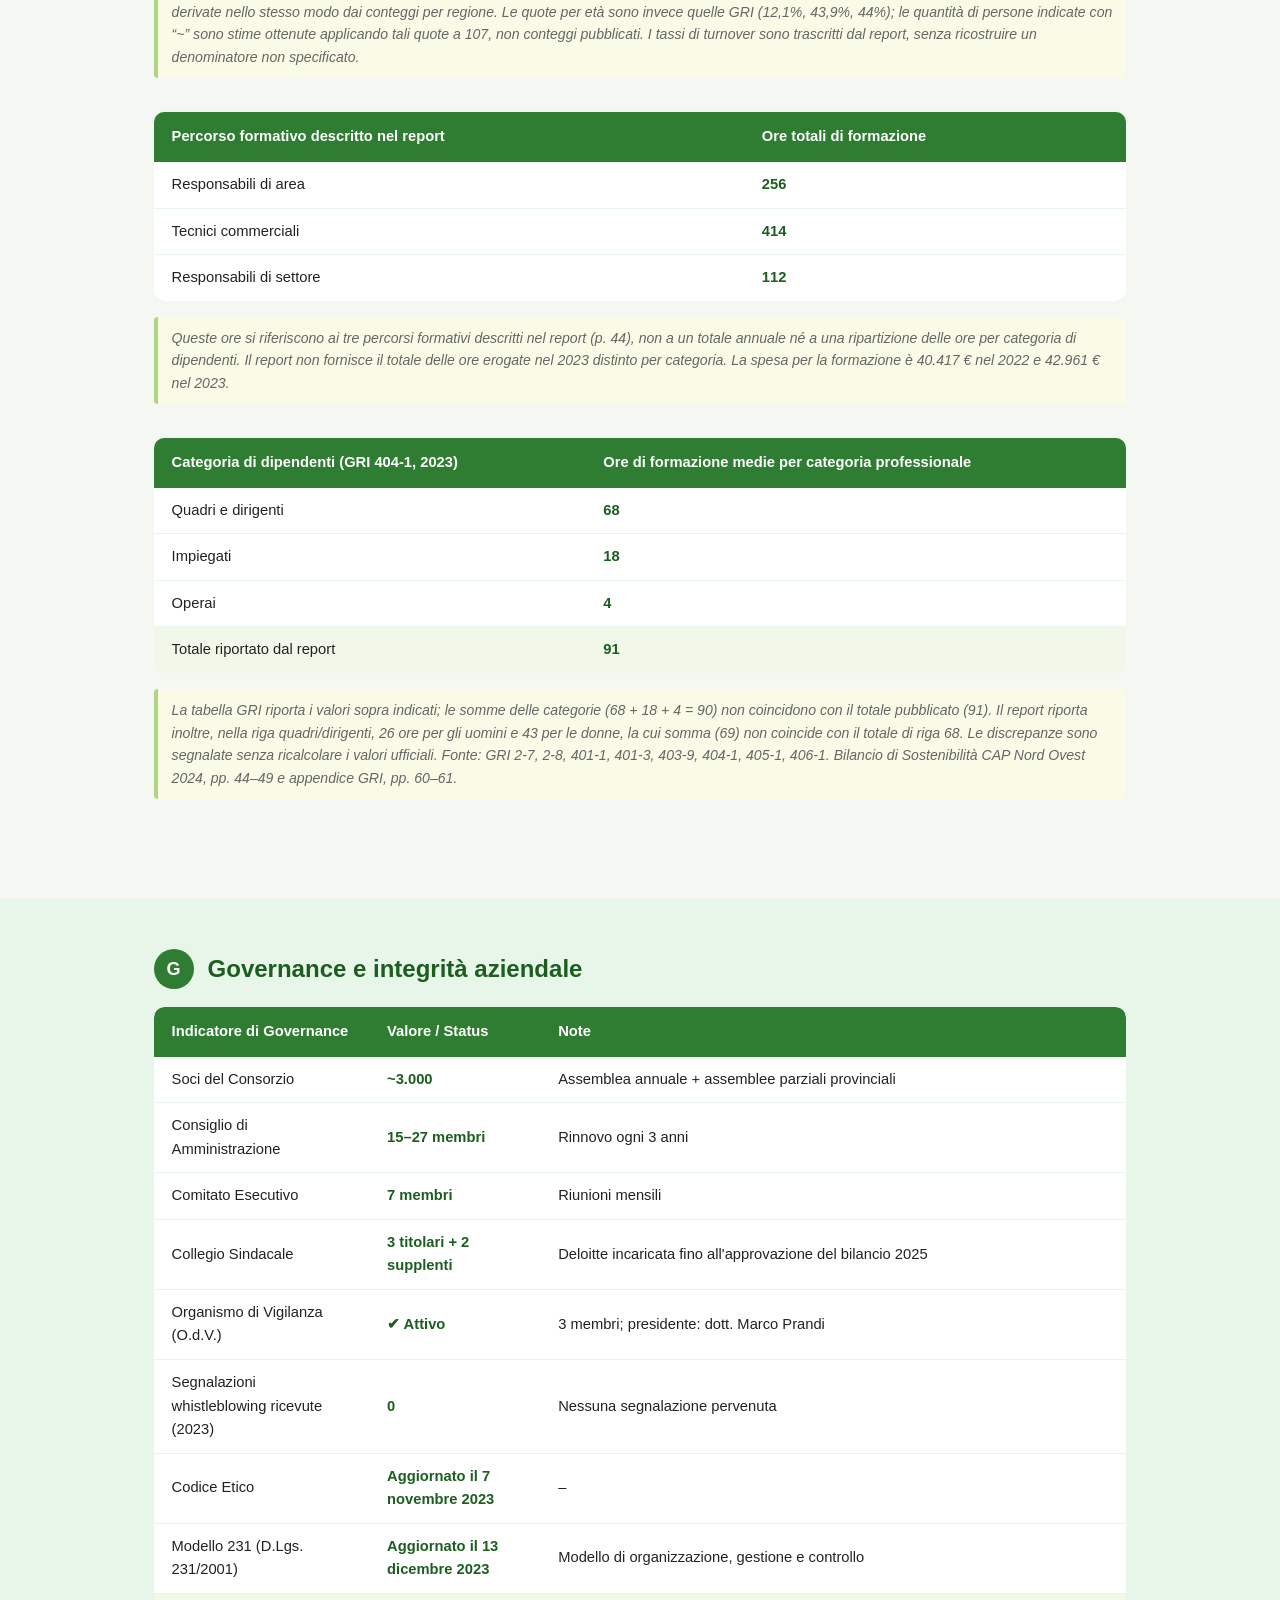
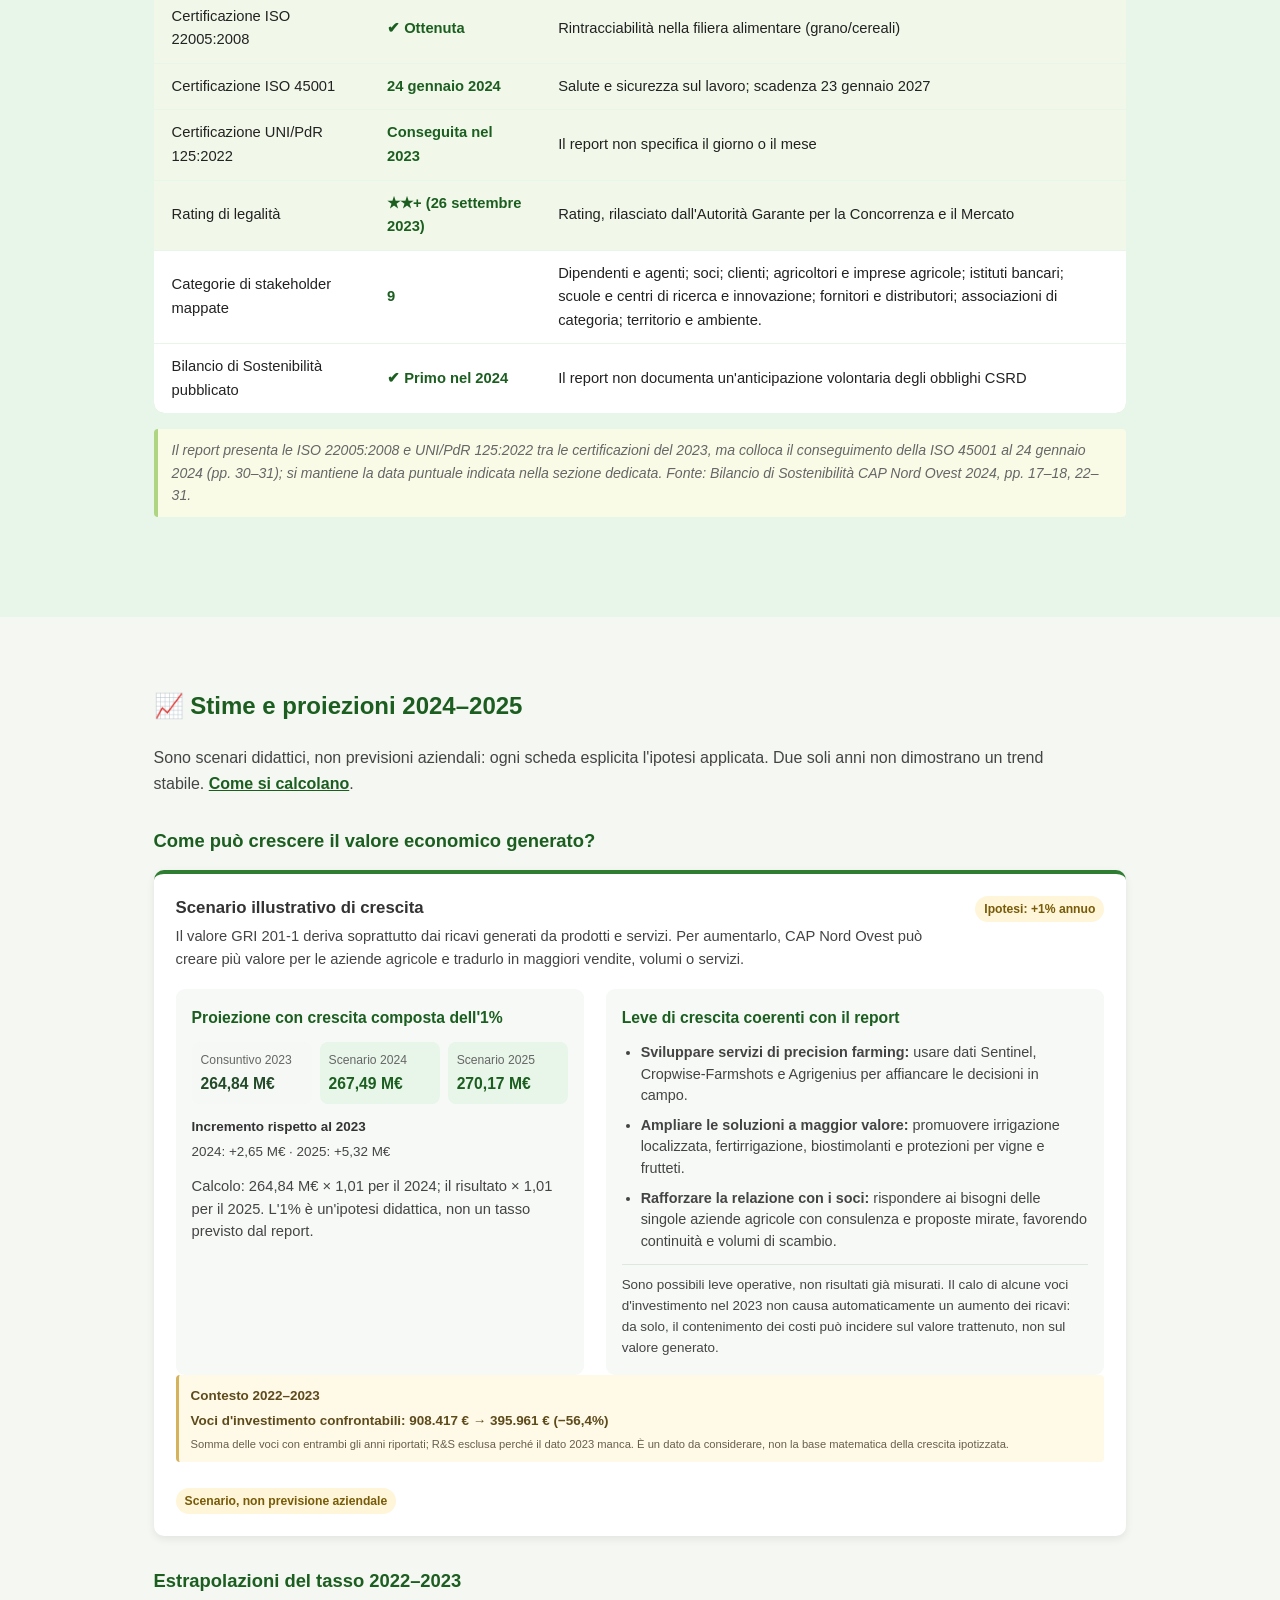
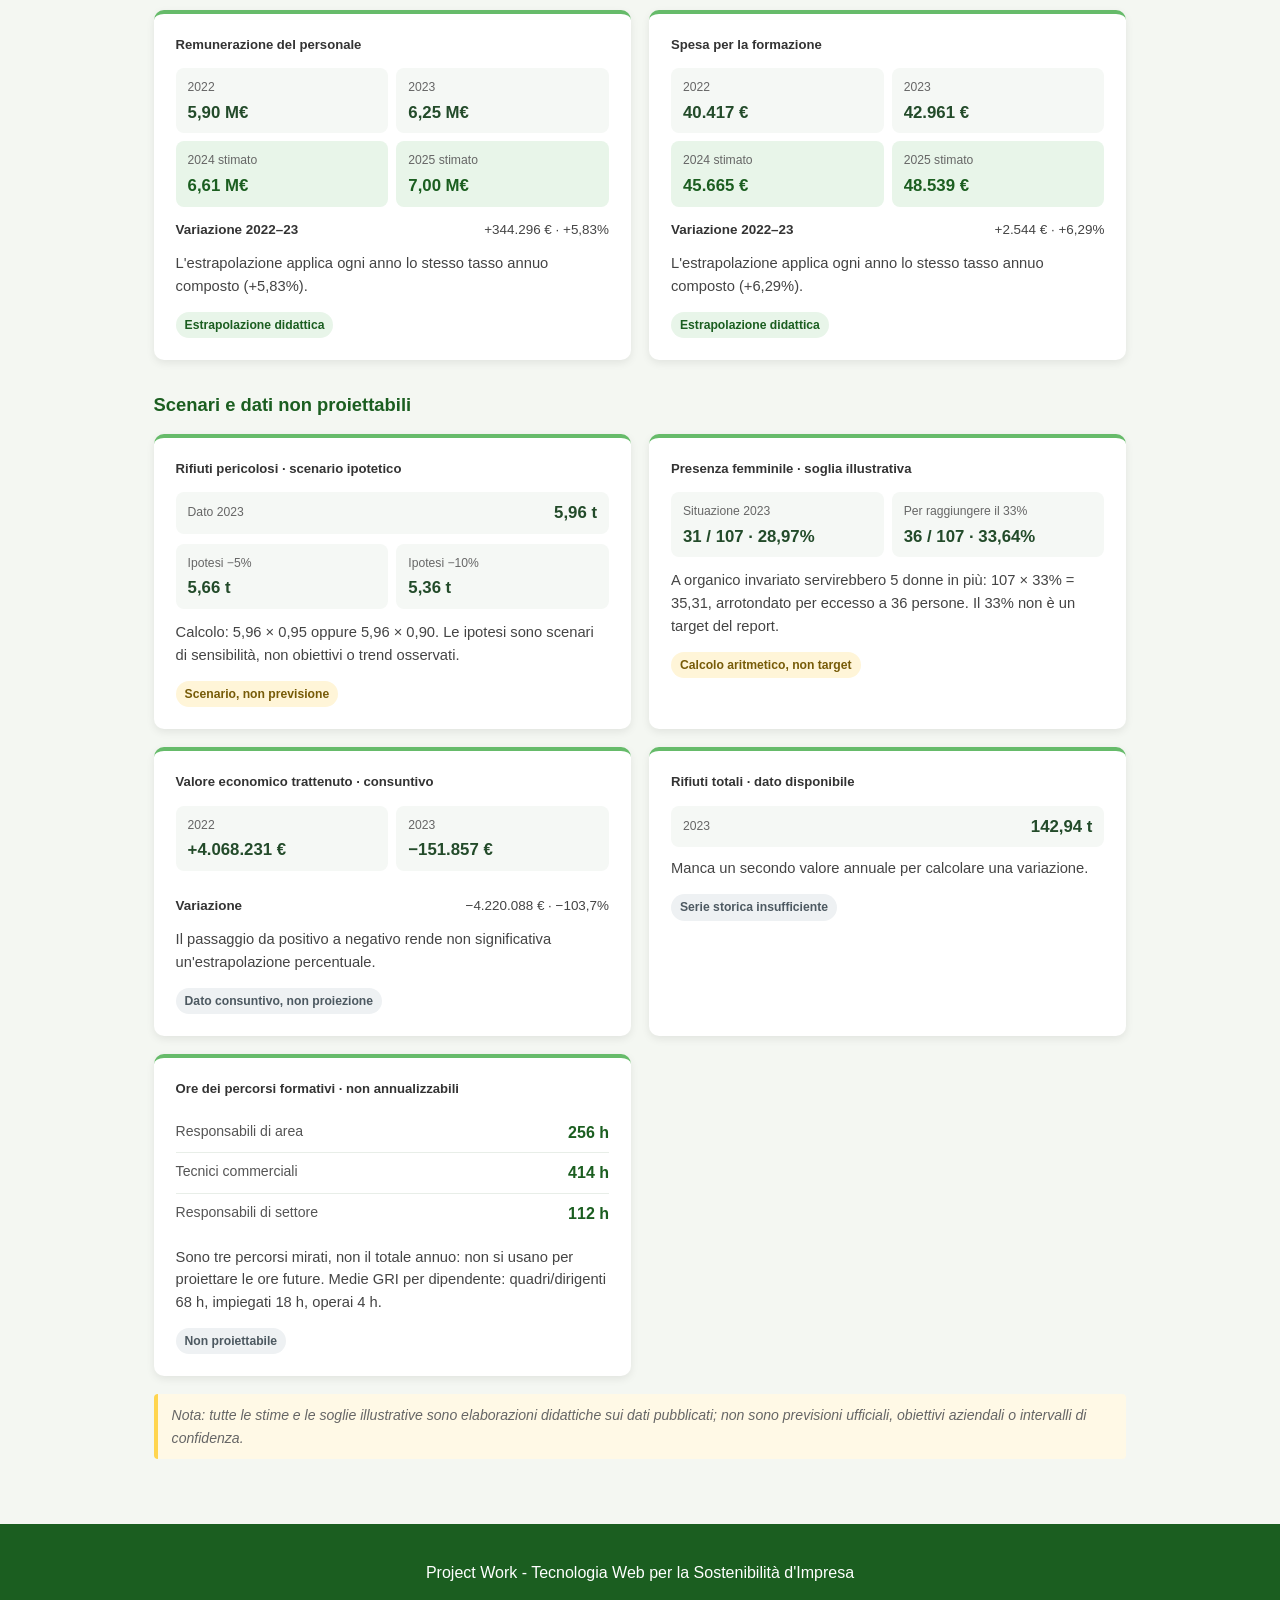
<file: kpi.html>
<!DOCTYPE html>
<html lang="it">

<head>
    <!-- SEO e performance: lang=it, titolo e description descrivono il sito; preload/fetchpriority alta anticipano l'immagine hero, il cui alt ne descrive il contenuto. -->
    <!-- Metadati del documento: charset evita problemi di codifica; viewport adatta il layout
         alla larghezza del dispositivo; description riassume la pagina per i motori di ricerca. -->
    <meta charset="UTF-8">
    <meta name="viewport" content="width=device-width, initial-scale=1.0">
    <meta name="description" content="Sito web di analisi della sostenibilità d'impresa di CAP Nord Ovest, cooperativa del sistema Consorzi Agrari d'Italia, basata sul Bilancio di Sostenibilità 2024.">
    <title>KPI ESG - CAP Nord Ovest</title>
    <!-- rel=preload anticipa il download dell'immagine principale; as e fetchpriority indicano
         al browser il tipo di risorsa e l'alta priorità. Il foglio CSS definisce il layout comune. -->
    <link rel="preload" as="image" href="img/cap-kpi.webp" fetchpriority="high">
    <link rel="stylesheet" href="css/style.css">
</head>

<!-- kpi-page attiva nel CSS le regole e le animazioni riservate alla pagina degli indicatori. -->
<body class="kpi-page">

    <!-- Intestazione condivisa: i link nav portano alle altre pagine del sito.
         Il pulsante è visualizzato su schermi piccoli e main.js ne sincronizza lo stato con aria-expanded. -->
    <header class="header">
        <div class="header-inner">
        <div class="logo">
            <h1>Consorzi Agrari d'Italia</h1>
            <p>Focus sostenibilità: CAP Nord Ovest</p>
        </div>
        <!-- aria-label dà un nome accessibile al pulsante; aria-expanded comunica se il menu è aperto.
             Gli span formano le tre linee dell'icona, trasformate dal CSS quando si aggiunge .open. -->
        <button class="menu-toggle" aria-label="Apri menu" aria-expanded="false">
            <span></span><span></span><span></span>
        </button>
        </div>
        <!-- .menu è la classe che il CSS nasconde in modalità mobile e che main.js apre/chiude. -->
        <nav class="menu">
            <a href="index.html">Home</a>
            <a href="azienda.html">Chi siamo</a>
            <a href="sostenibilita.html">Sostenibilità</a>
            <a href="agricoltura.html">Agricoltura 4.0</a>
            <a href="kpi.html">KPI ESG</a>
            <a href="report.html">Report</a>
            <a href="metodologia.html">Metodologia</a>
            <a href="contatti.html">Contatti</a>
        </nav>
    </header>

    <!-- Landmark principale della pagina per la navigazione con screen reader. -->
    <main id="contenuto-principale">
    <!-- Hero: titolo e contesto temporale della pagina. alt descrive l'immagine a chi non la vede;
         fetchpriority prioritizza la risorsa e decoding=async evita di bloccare il rendering del testo. -->
    <section class="hero-img">
        <img src="img/cap-kpi.webp" alt="Dashboard digitale con grafici e indicatori di performance" fetchpriority="high" decoding="async">
        <h2>KPI ESG</h2>
        <p>Indicatori chiave di performance ambientale, sociale e di governance – esercizio 2023</p>
    </section>
    <div class="divider-green"></div>
    <!-- Panoramica: riepilogo dei quattro valori chiave. Le classi kpi-container/kpi-box collegano
         gli elementi alla griglia CSS; il margine inline distanzia questa griglia dal testo introduttivo. -->
    <section class="section">
        <h2>Panoramica generale</h2>
        <p>
            I dati riportati provengono direttamente dal <em>Bilancio di Sostenibilità 2024</em>
            di CAP Nord Ovest, relativo all'esercizio chiuso al 31 dicembre 2023.
            Dove disponibile, viene riportato anche il dato dell'anno precedente per confronto.
        </p>
        <div class="kpi-container" style="margin-top: 28px;">
            <div class="kpi-box">
                <h3>264,8 M€</h3>
                <p>Valore economico generato (2023)</p>
            </div>
            <div class="kpi-box">
                <h3>107</h3>
                <p>Dipendenti al 31/12/2023</p>
            </div>
            <div class="kpi-box">
                <h3>3.000</h3>
                <p>Soci del Consorzio</p>
            </div>
            <div class="kpi-box">
                <h3>4</h3>
                <p>Certificazioni ottenute</p>
            </div>
        </div>
    </section>

    <!-- Grafici ESG: le card ripartiscono gli indicatori in categorie ambientali, sociali,
         governance ed economiche. I dati sono riportati anche in testo/legenda per non affidarsi
         solo al colore; dove presenti, role=img e aria-label forniscono alle tecnologie assistive
         una descrizione del grafico.
         I background con conic-gradient disegnano i settori, mentre le variabili CSS inline
         (--marker-position, --range-start/width e flex) posizionano barre e segmenti in base ai dati. -->
    <section class="section green">
        <h2>📊 Grafici ESG – Visualizzazione rapida</h2>
        <p>I principali indicatori ESG in forma grafica, ottimizzati per la lettura su smartphone.</p>
        <!-- <p class="scale-key-note"><span class="scale-key-ramp" aria-hidden="true"></span> Colori distinti per confrontare i valori; le etichette riportano sempre i dati esatti.</p> -->
        <h3 class="chart-category-title">Dimensione ambientale</h3>
        <div class="charts-grid">
            <div class="chart-card">
                <h3>Consumi energetici per fonte (2023)</h3>
                <div class="donut-wrap">
                    <div class="donut donut-large" role="img" aria-label="Ripartizione dei consumi energetici: elettricità 11.448 GJ, gas metano 16.986 GJ, GPL 5.728 GJ" style="background:conic-gradient(#0072b2 0% 33.5%,#332288 33.5% 83.2%,#56b4e9 83.2% 100%)">
                        <div class="donut-hole"><span>34.162</span><small>GJ totali</small></div>
                    </div>
                    <div class="share-list">
                        <div class="chart-legend-row"><span class="chart-swatch scale-6"></span><span>Energia elettrica · 11.448 GJ (33,5%)</span></div>
                        <div class="chart-legend-row"><span class="chart-swatch scale-9"></span><span>Gas metano · 16.986 GJ (49,7%)</span></div>
                        <div class="chart-legend-row"><span class="chart-swatch scale-1"></span><span>GPL · 5.728 GJ (16,8%)</span></div>
                    </div>
                </div>
                <p class="chart-note">Quote calcolate sul totale pubblicato; la fetta più scura indica la fonte con maggior consumo.</p>
            </div>
            <div class="chart-card">
                <h3>Tipologie principali di rifiuti (2023)</h3>
                <div class="lollipop-list">
                    <div class="lollipop-row"><span class="lollipop-label">Imballaggi misti</span><div class="lollipop-track"><span class="scale-marker scale-9" style="--marker-position:100%"></span></div><span class="lollipop-value">65,05 t</span></div>
                    <div class="lollipop-row"><span class="lollipop-label">Legno</span><div class="lollipop-track"><span class="scale-marker scale-7" style="--marker-position:62.4%"></span></div><span class="lollipop-value">40,58 t</span></div>
                    <div class="lollipop-row"><span class="lollipop-label">Ferro</span><div class="lollipop-track"><span class="scale-marker scale-5" style="--marker-position:26.5%"></span></div><span class="lollipop-value">17,25 t</span></div>
                    <div class="lollipop-row"><span class="lollipop-label">Plastica</span><div class="lollipop-track"><span class="scale-marker scale-3" style="--marker-position:10.2%"></span></div><span class="lollipop-value">6,64 t</span></div>
                    <div class="lollipop-row"><span class="lollipop-label">Rifiuti misti</span><div class="lollipop-track"><span class="scale-marker scale-1" style="--marker-position:5.1%"></span></div><span class="lollipop-value">3,32 t</span></div>
                </div>
                <div class="chart-axis"><span>0</span><span>32,5</span><span>65,1 t</span></div>
                <p class="chart-note">Dot plot in scala lineare sui primi cinque flussi: la posizione indica la quantità e i colori distinguono i valori.</p>
            </div>
            <div class="chart-card">
                <h3>Composizione dei rifiuti (2023)</h3>
                <div class="donut-wrap">
                    <div class="donut donut-large" role="img" aria-label="Rifiuti non pericolosi 136,97 tonnellate, rifiuti pericolosi 5,96 tonnellate" style="background:conic-gradient(#332288 0% 95.8%,#56b4e9 95.8% 100%)">
                        <div class="donut-hole"><span>95,8%</span><small>non pericolosi</small></div>
                    </div>
                    <div class="share-list">
                        <div class="chart-legend-row"><span class="chart-swatch scale-9"></span><span>Non pericolosi · 136,97 t</span></div>
                        <div class="chart-legend-row"><span class="chart-swatch scale-1"></span><span>Pericolosi · 5,96 t</span></div>
                    </div>
                </div>
                <p class="chart-note">Quote calcolate sui subtotali (142,93 t); la somma differisce di 0,01 t dal totale rifiuti pubblicato.</p>
            </div>
        </div>

        <h3 class="chart-category-title">Dimensione sociale</h3>
        <div class="charts-grid">
            <div class="chart-card">
                <h3>Composizione di genere (2023)</h3>
                <div class="donut-wrap">
                    <div class="donut donut-large" role="img" aria-label="76 uomini, 71 per cento; 31 donne, 29 per cento" style="background:conic-gradient(#332288 0% 71%,#56b4e9 71% 100%)">
                        <div class="donut-hole"><span>107</span><small>dip.</small></div>
                    </div>
                    <div class="share-list">
                        <div class="chart-legend-row"><span class="chart-swatch scale-9"></span><span>Uomini · 71% (76)</span></div>
                        <div class="chart-legend-row"><span class="chart-swatch scale-1"></span><span>Donne · 29% (31)</span></div>
                    </div>
                </div>
            </div>
            <div class="chart-card">
                <h3>Fasce d'età del personale (2023)</h3>
                <!-- flex assegna a ciascun segmento il peso percentuale relativo; role e aria-label
                     rendono leggibile il dato aggregato anche con tecnologie assistive. -->
                <div class="segment-chart" role="img" aria-label="Under 30: 12 per cento; da 30 a 50 anni: 44 per cento; over 50: 44 per cento">
                    <span class="age-under-30" style="flex:12"></span>
                    <span class="age-30-50" style="flex:44"></span>
                    <span class="age-over-50" style="flex:44"></span>
                </div>
                <div class="share-list" style="margin-top:14px">
                    <div class="chart-legend-row"><span class="chart-swatch age-under-30"></span><span>Under 30</span><strong>12%</strong></div>
                    <div class="chart-legend-row"><span class="chart-swatch age-30-50"></span><span>30–50 anni</span><strong>44%</strong></div>
                    <div class="chart-legend-row"><span class="chart-swatch age-over-50"></span><span>Over 50</span><strong>44%</strong></div>
                </div>
                <p class="chart-note">Barra al 100%: ciascun segmento è proporzionale alla quota sul totale.</p>
            </div>
            <div class="chart-card">
                <h3>Ore medie annue di formazione per dipendente (GRI 404-1, 2023)</h3>
                <div class="lollipop-list">
                    <div class="lollipop-row"><span class="lollipop-label">Quadri e dirigenti</span><div class="lollipop-track"><span class="scale-marker scale-9" style="--marker-position:100%"></span></div><span class="lollipop-value">68 h</span></div>
                    <div class="lollipop-row"><span class="lollipop-label">Impiegati</span><div class="lollipop-track"><span class="scale-marker scale-4" style="--marker-position:26.5%"></span></div><span class="lollipop-value">18 h</span></div>
                    <div class="lollipop-row"><span class="lollipop-label">Operai</span><div class="lollipop-track"><span class="scale-marker scale-1" style="--marker-position:5.9%"></span></div><span class="lollipop-value">4 h</span></div>
                </div>
                <div class="chart-axis"><span>0</span><span>34</span><span>68 h</span></div>
                <p class="chart-note">Dot plot delle ore medie annue di formazione per dipendente; la somma di categoria non è un totale aziendale.</p>
            </div>
        </div>

        <h3 class="chart-category-title">Governance</h3>
        <div class="charts-grid">
            <div class="chart-card">
                <h3>Composizione degli organi aziendali</h3>
                <div class="lollipop-list">
                    <div class="lollipop-row"><span class="lollipop-label">Consiglio di amm.</span><div class="lollipop-track"><span class="range-segment scale-9" style="--range-start:55.6%;--range-width:44.4%"></span></div><span class="lollipop-value">15–27</span></div>
                    <div class="lollipop-row"><span class="lollipop-label">Comitato esecutivo</span><div class="lollipop-track"><span class="scale-marker scale-7" style="--marker-position:25.9%"></span></div><span class="lollipop-value">7</span></div>
                    <div class="lollipop-row"><span class="lollipop-label">Collegio sindacale</span><div class="lollipop-track"><span class="scale-marker scale-5" style="--marker-position:18.5%"></span></div><span class="lollipop-value">5</span></div>
                    <div class="lollipop-row"><span class="lollipop-label">Organo di vigilanza</span><div class="lollipop-track"><span class="scale-marker scale-1" style="--marker-position:11.1%"></span></div><span class="lollipop-value">3</span></div>
                </div>
                <div class="chart-axis"><span>0</span><span>13,5</span><span>27 componenti</span></div>
                <p class="chart-note">Il CdA è mostrato come intervallo 15–27; per gli altri organi il punto indica il numero riportato.</p>
            </div>
            <div class="chart-card">
                <h3>Stakeholder coinvolti</h3>
                <div class="stakeholder-tree">
                <div class="stakeholder-root">Stakeholder mappati <strong>9 categorie</strong></div>
                <div class="stakeholder-branches">
                    <div class="stakeholder-branch">
                        <h4>Interni</h4>
                        <ul>
                            <li>Dipendenti e agenti</li>
                            <li>Soci</li>
                        </ul>
                    </div>
                    <div class="stakeholder-branch">
                        <h4>Filiera e relazioni</h4>
                        <ul>
                            <li>Clienti</li>
                            <li>Agricoltori e imprese agricole</li>
                            <li>Fornitori e distributori</li>
                            <li>Istituti bancari</li>
                        </ul>
                    </div>
                    <div class="stakeholder-branch">
                        <h4>Conoscenza e territorio</h4>
                        <ul>
                            <li>Scuole, ricerca e innovazione</li>
                            <li>Associazioni di categoria</li>
                            <li>Territorio e ambiente</li>
                        </ul>
                    </div>
                </div>
                </div>
                <p class="chart-note">Le nove categorie indicate nel report sono raggruppate per ambito solo per facilitarne la lettura; i gruppi non rappresentano priorità o dimensioni quantitative.</p>
            </div>
            <div class="chart-card">
                <h3>Segnalazioni whistleblowing (2023)</h3>
                <div class="zero-stat" role="img" aria-label="Zero segnalazioni whistleblowing"><span>0</span></div>
                <p class="chart-note" style="text-align:center">segnalazioni ricevute nell'esercizio.</p>
            </div>
        </div>

        <h3 class="chart-category-title">Situazione economica e finanziaria</h3>
        <div class="charts-grid">
            <div class="chart-card">
                <h3>Valore economico generato</h3>
                <div class="year-pair">
                    <div class="year-value scale-9"><span>2022</span><strong>265,29 M€</strong><small>riferimento</small></div>
                    <div class="year-value scale-8"><span>2023</span><strong>264,84 M€</strong><small>−0,2%</small></div>
                </div>
                <p class="chart-note">Confronto anno su anno. Il valore economico generato non coincide con il fatturato.</p>
            </div>
            <div class="chart-card">
                <h3>Composizione del valore distribuito (2023)</h3>
                <div class="donut-wrap">
                    <div class="donut donut-large" role="img" aria-label="Composizione del valore economico distribuito: costi operativi 256.237.222 euro; personale 6.249.198 euro; finanziatori 2.482.067 euro; pubblica amministrazione 27.000 euro" style="background:conic-gradient(#332288 0% 96.7%,#f0e442 96.7% 99.06%,#d55e00 99.06% 99.99%,#56b4e9 99.99% 100%)">
                        <div class="donut-hole"><span>265 M€</span><small>distribuiti</small></div>
                    </div>
                    <div class="share-list">
                        <div class="chart-legend-row"><span class="chart-swatch scale-9"></span><span>Costi operativi · 256,24 M€</span></div>
                        <div class="chart-legend-row"><span class="chart-swatch scale-7"></span><span>Personale · 6,25 M€</span></div>
                        <div class="chart-legend-row"><span class="chart-swatch scale-4"></span><span>Finanziatori · 2,48 M€</span></div>
                        <div class="chart-legend-row"><span class="chart-swatch scale-1"></span><span>Pubblica amministrazione · 0,03 M€</span></div>
                    </div>
                </div>
                <p class="chart-note">La quota dei costi operativi è circa il 96,7% del valore distribuito; le quote minori sono indicate anche in legenda.</p>
            </div>
            <div class="chart-card">
                <h3>Investimenti per ambito e anno</h3>
                <div class="dot-legend"><span><i class="dot-key"></i>2022</span><span><i class="dot-key year-2023"></i>2023</span></div>
                <div class="investment-list">
                    <div class="investment-row">
                        <span class="investment-label">Formazione</span>
                        <div class="investment-year-line"><span class="investment-year">22</span><div class="investment-track"><i class="investment-point scale-2" style="--marker-position:7.5%"></i></div><span class="investment-value">40.417 €</span></div>
                        <div class="investment-year-line"><span class="investment-year">23</span><div class="investment-track"><i class="investment-point year-2023 scale-3" style="--marker-position:8%"></i></div><span class="investment-value">42.961 €</span></div>
                    </div>
                    <div class="investment-row">
                        <span class="investment-label">Ricerca &amp; sviluppo · una tantum</span>
                        <div class="investment-year-line"><span class="investment-year">22</span><div class="investment-track"><i class="investment-point scale-4" style="--marker-position:14.4%"></i></div><span class="investment-value">77.535 €</span></div>
                        <div class="investment-year-line"><span class="investment-year">23</span><span class="investment-missing">dato assente</span></div>
                    </div>
                    <div class="investment-row">
                        <span class="investment-label">Ristrutturazione</span>
                        <div class="investment-year-line"><span class="investment-year">22</span><div class="investment-track"><i class="investment-point scale-9" style="--marker-position:100%"></i></div><span class="investment-value">540.000 €</span></div>
                        <div class="investment-year-line"><span class="investment-year">23</span><div class="investment-track"><i class="investment-point year-2023 scale-8" style="--marker-position:35.7%"></i></div><span class="investment-value">193.000 €</span></div>
                    </div>
                    <div class="investment-row">
                        <span class="investment-label">Sicurezza</span>
                        <div class="investment-year-line"><span class="investment-year">22</span><div class="investment-track"><i class="investment-point scale-6" style="--marker-position:29.6%"></i></div><span class="investment-value">160.000 €</span></div>
                        <div class="investment-year-line"><span class="investment-year">23</span><div class="investment-track"><i class="investment-point year-2023 scale-5" style="--marker-position:23.5%"></i></div><span class="investment-value">127.000 €</span></div>
                    </div>
                    <div class="investment-row">
                        <span class="investment-label">Ambiente e rifiuti</span>
                        <div class="investment-year-line"><span class="investment-year">22</span><div class="investment-track"><i class="investment-point scale-7" style="--marker-position:31.1%"></i></div><span class="investment-value">168.000 €</span></div>
                        <div class="investment-year-line"><span class="investment-year">23</span><div class="investment-track"><i class="investment-point year-2023 scale-1" style="--marker-position:6.1%"></i></div><span class="investment-value">33.000 €</span></div>
                    </div>
                </div>
                <div class="chart-axis investment-axis"><span>0</span><span>270.000</span><span>540.000 €</span></div>
                <p class="chart-note">Dot plot su scala comune 0–540.000 €. Il colore distingue le posizioni nella serie, l'etichetta riporta l'importo e il cerchio vuoto indica il 2023. R&amp;S 2023 non riportato.</p>
            </div>
        </div>
    </section>

    <!-- Dettaglio economico: tabelle con intestazioni e righe di dati; la classe highlight-row
         evidenzia i totali o i valori principali senza alterare i valori riportati. -->
    <section class="section">
        <div class="esg-block">
            <div class="esg-heading">
                <div class="esg-badge">€</div>
                <h2>Performance economica e finanziaria</h2>
            </div>
            <div class="table-scroll">
            <table class="kpi-table performance-table">
                <thead>
                    <tr>
                        <th>Indicatore</th>
                        <th>2022</th>
                        <th>2023</th>
                        <th>Variazione (%)</th>
                    </tr>
                </thead>
                <tbody>
                    <tr class="highlight-row">
                        <td>Valore economico direttamente generato</td>
                        <td class="val"><strong>265.292.432 €</strong></td>
                        <td class="val">264.843.630 €</td>
                        <td class="val">−0,2%</td>
                    </tr>
                    <tr>
                        <td>Valore economico distribuito (totale)</td>
                        <td class="val">261.224.201 €</td>
                        <td class="val"><strong>264.995.487 €</strong></td>
                        <td class="val">+1,4%</td>
                    </tr>
                    <tr>
                        <td>&nbsp;&nbsp;&nbsp;↳ Costi operativi riclassificati</td>
                        <td class="val">254.326.872 €</td>
                        <td class="val"><strong>256.237.222 €</strong></td>
                        <td class="val">+0,8%</td>
                    </tr>
                    <tr>
                        <td>&nbsp;&nbsp;&nbsp;↳ Remunerazione del personale</td>
                        <td class="val">5.904.902 €</td>
                        <td class="val"><strong>6.249.198 €</strong></td>
                        <td class="val">+5,8%</td>
                    </tr>
                    <tr>
                        <td>&nbsp;&nbsp;&nbsp;↳ Remunerazione dei finanziatori</td>
                        <td class="val">780.988 €</td>
                        <td class="val"><strong>2.482.067 €</strong></td>
                        <td class="val">+217,8%</td>
                    </tr>
                    <tr>
                        <td>&nbsp;&nbsp;&nbsp;↳ Remunerazione Pubblica Amministrazione</td>
                        <td class="val"><strong>211.439 €</strong></td>
                        <td class="val">27.000 €</td>
                        <td class="val">−87,2%</td>
                    </tr>
                    <tr class="highlight-row">
                        <td>Valore economico trattenuto</td>
                        <td class="val"><strong>4.068.231 €</strong></td>
                        <td class="val">-151.857 €</td>
                        <td class="val">−103,7%</td>
                    </tr>
                    <tr>
                        <td>Ricerca e sviluppo — finanziamento una tantum per attività di Precision Farming</td>
                        <td class="val">77.535 €</td>
                        <td class="note">Non riportato</td>
                        <td class="note">Non calcolabile</td>
                    </tr>
                    <tr>
                        <td>Investimenti in formazione del personale</td>
                        <td class="val">40.417 €</td>
                        <td class="val"><strong>42.961 €</strong></td>
                        <td class="val">+6,3%</td>
                    </tr>
                    <tr>
                        <td>Investimenti in ristrutturazione impianti/strutture</td>
                        <td class="val"><strong>540.000 €</strong></td>
                        <td class="val">193.000 €</td>
                        <td class="val">−64,3%</td>
                    </tr>
                    <tr>
                        <td>Investimenti in sicurezza dei lavoratori</td>
                        <td class="val"><strong>160.000 €</strong></td>
                        <td class="val">127.000 €</td>
                        <td class="val">−20,6%</td>
                    </tr>
                    <tr>
                        <td>Investimenti in ambiente e gestione dei rifiuti</td>
                        <td class="val"><strong>168.000 €</strong></td>
                        <td class="val">33.000 €</td>
                        <td class="val">−80,4%</td>
                    </tr>
                </tbody>
            </table>
            </div>
            <p class="source-note">La variazione percentuale è calcolata come (2023 − 2022) / 2022 × 100; un segno positivo indica un aumento e uno negativo una diminuzione. I risultati sono arrotondati a una cifra decimale. I 77.535 € per Ricerca e Sviluppo sono un finanziamento una tantum riferito alle attività di ricerca in Precision Farming (2022), non una spesa ricorrente; il dato 2023 non è riportato e la variazione non è calcolabile. Fonte: GRI 201-1 – Valore economico direttamente generato e distribuito. Il valore generato non è il fatturato. Bilancio di Sostenibilità CAP Nord Ovest 2024, pp. 33, 58 e appendice GRI, p. 60.</p>
        </div>
    </section>

    <!-- Dettaglio ambientale: CER, rifiuti, consumi energetici e logistica. table-scroll consente
         lo scorrimento orizzontale su schermi stretti; thead/tbody separano intestazione e dati. -->
    <section class="section green">
        <div class="esg-block">
            <div class="esg-heading">
                <div class="esg-badge">E</div>
                <h2>Dimensione ambientale</h2>
            </div>

            <div class="table-scroll">
            <table class="kpi-table">
                <thead>
                    <tr>
                        <th>Codice CER</th>
                        <th>Tipologia di rifiuto (2023)</th>
                        <th>Quantità (tonnellate)</th>
                    </tr>
                </thead>
                <tbody>
                    <tr><td>150106</td><td>Imballaggi misti</td><td class="val">65,05</td></tr>
                    <tr><td>150103</td><td>Imballaggi in legno</td><td class="val">40,58</td></tr>
                    <tr><td>170405</td><td>Ferro</td><td class="val">17,25</td></tr>
                    <tr><td>150102</td><td>Plastica</td><td class="val">6,64</td></tr>
                    <tr><td>150101</td><td>Carta</td><td class="val">3,56</td></tr>
                    <tr><td>170904*</td><td>Rifiuti misti da demolizione</td><td class="val">3,32</td></tr>
                    <tr><td>160708*</td><td>Rifiuti contenenti olio</td><td class="val">2,6</td></tr>
                    <tr><td>020108*</td><td>Rifiuti agrochimici contenenti sostanze pericolose</td><td class="val">2</td></tr>
                    <tr><td>160601*</td><td>Batterie al piombo</td><td class="val">0,6</td></tr>
                    <tr><td>130205*</td><td>Scarti di olio minerale</td><td class="val">0,5</td></tr>
                    <tr><td>020304</td><td>Scarti da trasformazione</td><td class="val">0,58</td></tr>
                    <tr><td>160107*</td><td>Filtri dell'olio</td><td class="val">0,09</td></tr>
                    <tr><td>140603*</td><td>Altri solventi e miscele</td><td class="val">0,09</td></tr>
                    <tr><td>130105*</td><td>Emulsioni</td><td class="val">0,08</td></tr>
                    <tr><td>080318</td><td>Toner per stampa</td><td class="val">0,01</td></tr>
                    <tr class="highlight-row"><td colspan="2"><strong>Totale rifiuti</strong></td><td class="val"><strong>142,94</strong></td></tr>
                    <tr class="highlight-row"><td colspan="2"><strong>Totale pericolosi</strong></td><td class="val"><strong>5,96</strong></td></tr>
                    <tr class="highlight-row"><td colspan="2"><strong>Totale non pericolosi</strong></td><td class="val"><strong>136,97</strong></td></tr>
                </tbody>
            </table>
            </div>
            <p class="source-note">Il report contrassegna 170904* con asterisco, ma il totale dei rifiuti pericolosi di 5,96 t coincide con la somma delle altre voci contrassegnate, senza includere i 3,32 t di 170904*. La classificazione e i totali sono riportati come pubblicati nel report.</p>

            <div class="table-scroll">
            <table class="kpi-table" style="margin-top:20px">
                <thead>
                    <tr>
                        <th>Consumi energetici (2023, tabella GRI)</th>
                        <th>Consumo</th>
                        <th>Note</th>
                    </tr>
                </thead>
                <tbody>
                    <tr><td>Energia elettrica acquistata</td><td class="val">11.448 GJ</td><td>Valore nominale nel report: 11.448,80 GJ</td></tr>
                    <tr><td>Gas metano</td><td class="val">16.986 GJ</td><td>Uso descritto in modo diverso nelle sezioni del report</td></tr>
                    <tr><td>GPL</td><td class="val">5.728 GJ</td><td>Uso descritto in modo diverso nelle sezioni del report</td></tr>
                    <tr class="highlight-row"><td>Totale consumi energetici</td><td class="val">34.162 GJ</td><td>Valore pubblicato</td></tr>
                    <tr><td>Energia rinnovabile acquistata (certificata)</td><td class="val">–</td><td>La tabella GRI indica un trattino</td></tr>
                </tbody>
            </table>
            </div>
            <p class="source-note">La sezione narrativa (p. 38) associa metano e GPL alla produzione e agli essiccatoi del mais; l'appendice GRI (p. 61) li descrive come consumi per veicoli aziendali. Il testo narrativo indica inoltre il 2,6% di energia autoprodotta da fonti rinnovabili: non è lo stesso dato dell'energia rinnovabile certificata acquistata, per cui la tabella GRI riporta un trattino.</p>

            <div class="table-scroll">
            <table class="kpi-table" style="margin-top:20px">
                <thead>
                    <tr>
                        <th>Logistica e trasporti</th>
                        <th>Valore</th>
                    </tr>
                </thead>
                <tbody>
                    <tr>
                        <td>Flotta mezzi complessiva</td>
                        <td class="val">&gt; 200 mezzi</td>
                    </tr>
                    <tr>
                        <td>Operatori logistici impiegati nei trasporti</td>
                        <td class="val">9</td>
                    </tr>
                    <tr>
                        <td>Punti vendita sul territorio</td>
                        <td class="val">60 (Piemonte, Liguria, Valle d'Aosta)</td>
                    </tr>
                    <tr>
                        <td>Poli logistici principali (stock)</td>
                        <td class="val">Fossano (CN) + Cuneo</td>
                    </tr>
                </tbody>
            </table>
            </div>
            <p class="source-note">Fonte: GRI 306 – Rifiuti; GRI 302 – Energia; sezione logistica e trasporti. Bilancio di Sostenibilità CAP Nord Ovest 2024, pp. 38–40 e appendice GRI, p. 61.</p>
        </div>
    </section>

    <!-- Dettaglio sociale: tabelle su personale, distribuzione, formazione e sicurezza.
         colspan unisce celle di riepilogo che coprono più colonne; le note esplicitano calcoli e limiti. -->
    <section class="section">
        <div class="esg-block">
            <div class="esg-heading">
                <div class="esg-badge">S</div>
                <h2>Persone e dimensione sociale</h2>
            </div>

            <div class="table-scroll">
            <table class="kpi-table">
                <thead>
                    <tr>
                        <th colspan="4">Dipendenti al 31/12/2023</th>
                    </tr>
                    <tr>
                        <th>Categoria</th>
                        <th>Uomini</th>
                        <th>Donne</th>
                        <th>Totale</th>
                    </tr>
                </thead>
                <tbody>
                    <tr>
                        <td>Dipendenti totali</td>
                        <td class="val">76</td>
                        <td class="val">31</td>
                        <td class="val">107</td>
                    </tr>
                    <tr>
                        <td>&nbsp;&nbsp;&nbsp;↳ Tempo indeterminato</td>
                        <td>67</td>
                        <td>31</td>
                        <td>98</td>
                    </tr>
                    <tr>
                        <td>&nbsp;&nbsp;&nbsp;↳ Tempo determinato</td>
                        <td>9</td>
                        <td>0</td>
                        <td>9</td>
                    </tr>
                    <tr>
                        <td>&nbsp;&nbsp;&nbsp;↳ Full-time (a prescindere dal tipo di contratto)</td>
                        <td>74</td>
                        <td>20</td>
                        <td>94</td>
                    </tr>
                    <tr>
                        <td>&nbsp;&nbsp;&nbsp;↳Part-time (a prescindere dal tipo di contratto)</td>
                        <td>2</td>
                        <td>11</td>
                        <td>13</td>
                    </tr>
                    <tr>
                        <td>Agenti collaboratori (non dipendenti)</td>
                        <td>60</td>
                        <td>13</td>
                        <td>73</td>
                    </tr>
                </tbody>
            </table>
            </div>
            <p class="source-note">Tempo di lavoro e tipo di contratto sono due criteri distinti: i rispettivi conteggi si sovrappongono e non vanno sommati. Gli agenti sono riportati separatamente dai 107 dipendenti.</p>

            <div class="table-scroll">
            <table class="kpi-table" style="margin-top:20px">
                <thead>
                    <tr>
                        <th>Indicatore sociale</th>
                        <th>Valore 2023</th>
                        <th>Note</th>
                    </tr>
                </thead>
                <tbody>
                    <tr>
                        <td>Presenza femminile sul totale dipendenti</td>
                        <td class="val">29%</td>
                        <td>Calcolata come 31 ÷ 107 × 100 = 28,97%, arrotondata all'intero più vicino.</td>
                    </tr>
                    <tr>
                        <td>Distribuzione regionale – Piemonte</td>
                        <td class="val">93 dipendenti</td>
                        <td>Conteggio riportato; quota derivata: 93 ÷ 107 × 100 = 86,92%, arrotondata a 87%.</td>
                    </tr>
                    <tr>
                        <td>Distribuzione regionale – Liguria</td>
                        <td class="val">13 dipendenti</td>
                        <td>Conteggio riportato; quota derivata: 13 ÷ 107 × 100 = 12,15%, arrotondata a 12%.</td>
                    </tr>
                    <tr>
                        <td>Distribuzione regionale – Valle d'Aosta</td>
                        <td class="val">1 dipendente</td>
                        <td>Conteggio riportato; quota derivata: 1 ÷ 107 × 100 = 0,93%, arrotondata a 1%.</td>
                    </tr>
                    <tr>
                        <td>Fascia d'età: under 30</td>
                        <td class="val">12%</td>
                        <td>Quota GRI 12,1%, visualizzata come 12%; ~13 persone stimate applicando 12,1% a 107 dipendenti.</td>
                    </tr>
                    <tr>
                        <td>Fascia d'età: 30–50 anni</td>
                        <td class="val">44%</td>
                        <td>Quota GRI 43,9%, visualizzata come 44%; ~47 persone stimate applicando 43,9% a 107 dipendenti.</td>
                    </tr>
                    <tr>
                        <td>Fascia d'età: over 50</td>
                        <td class="val">44%</td>
                        <td>Quota GRI 44%, riportata senza decimali; ~47 persone stimate applicando la quota a 107 dipendenti.</td>
                    </tr>
                    <tr>
                        <td>Categorie: Operai</td>
                        <td class="val">23% (25 persone)</td>
                        <td>25 uomini, 0 donne (conteggi del report). Quota ricalcolata: 25 ÷ 107 × 100 = 23,36%, arrotondata a 23%.</td>
                    </tr>
                    <tr>
                        <td>Categorie: Impiegati</td>
                        <td class="val">69% (74 persone)</td>
                        <td>46 uomini + 28 donne = 74 (conteggi del report). Quota ricalcolata: 74 ÷ 107 × 100 = 69,16%, arrotondata a 69%.</td>
                    </tr>
                    <tr>
                        <td>Categorie: Quadri e dirigenti</td>
                        <td class="val">7,5% (8 persone)</td>
                        <td>5 uomini + 3 donne = 8 (conteggi del report). Quota ricalcolata: 8 ÷ 107 × 100 = 7,48%, arrotondata a 7,5%. Il report indica 11%, valore non coerente con il conteggio.</td>
                    </tr>
                    <tr>
                        <td>Turnover in uscita</td>
                        <td class="val">16%</td>
                        <td>Percentuale e 17 persone riportate dal report; il denominatore/metodo di calcolo non è specificato nella tabella fonte e non viene ricostruito.</td>
                    </tr>
                    <tr>
                        <td>Turnover in entrata</td>
                        <td class="val">15%</td>
                        <td>Percentuale e 16 persone riportate dal report; il denominatore/metodo di calcolo non è specificato nella tabella fonte e non viene ricostruito.</td>
                    </tr>
                    <tr>
                        <td>Dipendenti appartenenti a categorie protette</td>
                        <td class="val">2</td>
                        <td>–</td>
                    </tr>
                    <tr>
                        <td>Congedo parentale usufruito</td>
                        <td class="val">1 persona</td>
                        <td>Il report non fornisce il tasso di rientro per il solo 2023.</td>
                    </tr>
                    <tr class="highlight-row">
                        <td>Infortuni sul lavoro (totale)</td>
                        <td class="val">1</td>
                        <td>1 non grave; 0 con gravi conseguenze e 0 fatali.</td>
                    </tr>
                    <tr>
                        <td>Ore lavorate dai dipendenti</td>
                        <td class="val">203.300</td>
                        <td>Dato 2023</td>
                    </tr>
                    <tr>
                        <td>Infortuni con gravi conseguenze / fatali</td>
                        <td class="val">0</td>
                        <td>0 gravi e 0 fatali nel 2023</td>
                    </tr>
                    <tr class="highlight-row">
                        <td>Episodi di discriminazione interna</td>
                        <td class="val">0</td>
                        <td>Nessun caso riscontrato nel 2023</td>
                    </tr>
                </tbody>
            </table>
            </div>
            <p class="source-note">Per le categorie professionali, i conteggi sono quelli riportati nel report (p. 44): operai 25 uomini; impiegati 46 uomini e 28 donne; quadri e dirigenti 5 uomini e 3 donne. Le percentuali sono state ricalcolate sul totale di 107 dipendenti: persone della categoria ÷ 107 × 100, con arrotondamento a zero o una cifra decimale. I conteggi 25 + 74 + 8 = 107 riconciliano il totale; le percentuali arrotondate possono non sommare esattamente al 100%. Per quadri e dirigenti, 8 ÷ 107 = 7,48% (7,5%), mentre il report indica 11%: è mantenuto il conteggio e segnalata la discrepanza. Le quote regionali sono derivate nello stesso modo dai conteggi per regione. Le quote per età sono invece quelle GRI (12,1%, 43,9%, 44%); le quantità di persone indicate con “~” sono stime ottenute applicando tali quote a 107, non conteggi pubblicati. I tassi di turnover sono trascritti dal report, senza ricostruire un denominatore non specificato.</p>

            <div class="table-scroll">
            <table class="kpi-table" style="margin-top:20px">
                <thead>
                    <tr>
                        <th>Percorso formativo descritto nel report</th>
                        <th>Ore totali di formazione</th>
                    </tr>
                </thead>
                <tbody>
                    <tr><td>Responsabili di area</td><td class="val">256</td></tr>
                    <tr><td>Tecnici commerciali</td><td class="val">414</td></tr>
                    <tr><td>Responsabili di settore</td><td class="val">112</td></tr>
                </tbody>
            </table>
            </div>
            <p class="source-note">Queste ore si riferiscono ai tre percorsi formativi descritti nel report (p. 44), non a un totale annuale né a una ripartizione delle ore per categoria di dipendenti. Il report non fornisce il totale delle ore erogate nel 2023 distinto per categoria. La spesa per la formazione è 40.417 € nel 2022 e 42.961 € nel 2023.</p>

            <div class="table-scroll">
            <table class="kpi-table" style="margin-top:20px">
                <thead><tr><th>Categoria di dipendenti (GRI 404-1, 2023)</th><th>Ore di formazione medie per categoria professionale</th></tr></thead>
                <tbody>
                    <tr><td>Quadri e dirigenti</td><td class="val">68</td></tr>
                    <tr><td>Impiegati</td><td class="val">18</td></tr>
                    <tr><td>Operai</td><td class="val">4</td></tr>
                    <tr class="highlight-row"><td>Totale riportato dal report</td><td class="val">91</td></tr>
                </tbody>
            </table>
            </div>
            <p class="source-note">La tabella GRI riporta i valori sopra indicati; le somme delle categorie (68 + 18 + 4 = 90) non coincidono con il totale pubblicato (91). Il report riporta inoltre, nella riga quadri/dirigenti, 26 ore per gli uomini e 43 per le donne, la cui somma (69) non coincide con il totale di riga 68. Le discrepanze sono segnalate senza ricalcolare i valori ufficiali. Fonte: GRI 2-7, 2-8, 401-1, 401-3, 403-9, 404-1, 405-1, 406-1. Bilancio di Sostenibilità CAP Nord Ovest 2024, pp. 44–49 e appendice GRI, pp. 60–61.</p>
        </div>
    </section>

    <!-- Governance: indicatori su organi, integrità, certificazioni e stakeholder.
         I titoli di riga e le colonne mantengono leggibile la struttura anche in formato tabellare. -->
    <section class="section green">
        <div class="esg-block">
            <div class="esg-heading">
                <div class="esg-badge">G</div>
                <h2>Governance e integrità aziendale</h2>
            </div>

            <div class="table-scroll">
            <table class="kpi-table">
                <thead>
                    <tr>
                        <th>Indicatore di Governance</th>
                        <th>Valore / Status</th>
                        <th>Note</th>
                    </tr>
                </thead>
                <tbody>
                    <tr>
                        <td>Soci del Consorzio</td>
                        <td class="val">~3.000</td>
                        <td>Assemblea annuale + assemblee parziali provinciali</td>
                    </tr>
                    <tr>
                        <td>Consiglio di Amministrazione</td>
                        <td class="val">15–27 membri</td>
                        <td>Rinnovo ogni 3 anni</td>
                    </tr>
                    <tr>
                        <td>Comitato Esecutivo</td>
                        <td class="val">7 membri</td>
                        <td>Riunioni mensili</td>
                    </tr>
                    <tr>
                        <td>Collegio Sindacale</td>
                        <td class="val">3 titolari + 2 supplenti</td>
                        <td>Deloitte incaricata fino all'approvazione del bilancio 2025</td>
                    </tr>
                    <tr>
                        <td>Organismo di Vigilanza (O.d.V.)</td>
                        <td class="val">✔ Attivo</td>
                        <td>3 membri; presidente: dott. Marco Prandi</td>
                    </tr>
                    <tr>
                        <td>Segnalazioni whistleblowing ricevute (2023)</td>
                        <td class="val">0</td>
                        <td>Nessuna segnalazione pervenuta</td>
                    </tr>
                    <tr>
                        <td>Codice Etico</td>
                        <td class="val">Aggiornato il 7 novembre 2023</td>
                        <td>–</td>
                    </tr>
                    <tr>
                        <td>Modello 231 (D.Lgs. 231/2001)</td>
                        <td class="val">Aggiornato il 13 dicembre 2023</td>
                        <td>Modello di organizzazione, gestione e controllo</td>
                    </tr>
                    <tr class="highlight-row">
                        <td>Certificazione ISO 22005:2008</td>
                        <td class="val">✔ Ottenuta</td>
                        <td>Rintracciabilità nella filiera alimentare (grano/cereali)</td>
                    </tr>
                    <tr class="highlight-row">
                        <td>Certificazione ISO 45001</td>
                        <td class="val">24 gennaio 2024</td>
                        <td>Salute e sicurezza sul lavoro; scadenza 23 gennaio 2027</td>
                    </tr>
                    <tr class="highlight-row">
                        <td>Certificazione UNI/PdR 125:2022</td>
                        <td class="val">Conseguita nel 2023</td>
                        <td>Il report non specifica il giorno o il mese</td>
                    </tr>
                    <tr class="highlight-row">
                        <td>Rating di legalità</td>
                        <td class="val">★★+ (26 settembre 2023)</td>
                        <td>Rating, rilasciato dall'Autorità Garante per la Concorrenza e il Mercato
</td>
                    </tr>
                    <tr>
                        <td>Categorie di stakeholder mappate</td>
                        <td class="val">9</td>
                        <td>Dipendenti e agenti; soci; clienti; agricoltori e imprese agricole; istituti bancari; scuole e centri di ricerca e innovazione; fornitori e distributori; associazioni di categoria; territorio e ambiente.</td>
                    </tr>
                    <tr>
                        <td>Bilancio di Sostenibilità pubblicato</td>
                        <td class="val">✔ Primo nel 2024</td>
                        <td>Il report non documenta un'anticipazione volontaria degli obblighi CSRD</td>
                    </tr>
                </tbody>
            </table>
            </div>
            <p class="source-note">Il report presenta le ISO 22005:2008 e UNI/PdR 125:2022 tra le certificazioni del 2023, ma colloca il conseguimento della ISO 45001 al 24 gennaio 2024 (pp. 30–31); si mantiene la data puntuale indicata nella sezione dedicata. Fonte: Bilancio di Sostenibilità CAP Nord Ovest 2024, pp. 17–18, 22–31.</p>
        </div>
    </section>

    <!-- Stime e proiezioni: gli article isolano ciascuno scenario; le classi status-* distinguono
         proiezioni, ipotesi e dati effettivi. Sono elaborazioni illustrative, non dati previsionali ufficiali. -->
    <section class="section">
        <h2>📈 Stime e proiezioni 2024–2025</h2>
        <p class="estimate-intro">Sono scenari didattici, non previsioni aziendali: ogni scheda esplicita l'ipotesi applicata. Due soli anni non dimostrano un trend stabile. <a href="metodologia.html">Come si calcolano</a>.</p>

        <h3 class="estimate-group-title">Come può crescere il valore economico generato?</h3>
        <article class="estimate-box estimate-growth-card">
            <div class="estimate-growth-heading">
                <div>
                    <h4 class="est-label">Scenario illustrativo di crescita</h4>
                    <p class="est-note">Il valore GRI 201-1 deriva soprattutto dai ricavi generati da prodotti e servizi. Per aumentarlo, CAP Nord Ovest può creare più valore per le aziende agricole e tradurlo in maggiori vendite, volumi o servizi.</p>
                </div>
                <span class="estimate-status status-scenario">Ipotesi: +1% annuo</span>
            </div>
            <div class="estimate-growth-layout">
                <div class="estimate-growth-scenario">
                    <h5>Proiezione con crescita composta dell'1%</h5>
                    <div class="estimate-values estimate-growth-values">
                        <div><span>Consuntivo 2023</span><strong>264,84 M€</strong></div>
                        <div class="estimate-projection"><span>Scenario 2024</span><strong>267,49 M€</strong></div>
                        <div class="estimate-projection"><span>Scenario 2025</span><strong>270,17 M€</strong></div>
                    </div>
                    <p class="estimate-change"><strong>Incremento rispetto al 2023</strong><span>2024: +2,65 M€ · 2025: +5,32 M€</span></p>
                    <p class="est-note">Calcolo: 264,84 M€ × 1,01 per il 2024; il risultato × 1,01 per il 2025. L'1% è un'ipotesi didattica, non un tasso previsto dal report.</p>
                </div>
                <div class="estimate-growth-levers">
                    <h5>Leve di crescita coerenti con il report</h5>
                    <ul>
                        <li><strong>Sviluppare servizi di precision farming:</strong> usare dati Sentinel, Cropwise-Farmshots e Agrigenius per affiancare le decisioni in campo.</li>
                        <li><strong>Ampliare le soluzioni a maggior valore:</strong> promuovere irrigazione localizzata, fertirrigazione, biostimolanti e protezioni per vigne e frutteti.</li>
                        <li><strong>Rafforzare la relazione con i soci:</strong> rispondere ai bisogni delle singole aziende agricole con consulenza e proposte mirate, favorendo continuità e volumi di scambio.</li>
                    </ul>
                    <p class="est-note">Sono possibili leve operative, non risultati già misurati. Il calo di alcune voci d'investimento nel 2023 non causa automaticamente un aumento dei ricavi: da solo, il contenimento dei costi può incidere sul valore trattenuto, non sul valore generato.</p>
                </div>
            </div>
            <p class="estimate-investment-context"><strong>Contesto 2022–2023</strong><span>Voci d'investimento confrontabili: 908.417 € → 395.961 € (−56,4%)</span><small>Somma delle voci con entrambi gli anni riportati; R&amp;S esclusa perché il dato 2023 manca. È un dato da considerare, non la base matematica della crescita ipotizzata.</small></p>
            <span class="estimate-status status-scenario">Scenario, non previsione aziendale</span>
        </article>

        <h3 class="estimate-group-title">Estrapolazioni del tasso 2022–2023</h3>
        <div class="estimate-grid">
            <article class="estimate-box">
                <h4 class="est-label">Remunerazione del personale</h4>
                <div class="estimate-values">
                    <div><span>2022</span><strong>5,90 M€</strong></div>
                    <div><span>2023</span><strong>6,25 M€</strong></div>
                    <div class="estimate-projection"><span>2024 stimato</span><strong>6,61 M€</strong></div>
                    <div class="estimate-projection"><span>2025 stimato</span><strong>7,00 M€</strong></div>
                </div>
                <p class="estimate-change"><strong>Variazione 2022–23</strong><span>+344.296 € · +5,83%</span></p>
                <p class="est-note">L'estrapolazione applica ogni anno lo stesso tasso annuo composto (+5,83%).</p>
                <span class="estimate-status status-projection">Estrapolazione didattica</span>
            </article>

            <article class="estimate-box">
                <h4 class="est-label">Spesa per la formazione</h4>
                <div class="estimate-values">
                    <div><span>2022</span><strong>40.417 €</strong></div>
                    <div><span>2023</span><strong>42.961 €</strong></div>
                    <div class="estimate-projection"><span>2024 stimato</span><strong>45.665 €</strong></div>
                    <div class="estimate-projection"><span>2025 stimato</span><strong>48.539 €</strong></div>
                </div>
                <p class="estimate-change"><strong>Variazione 2022–23</strong><span>+2.544 € · +6,29%</span></p>
                <p class="est-note">L'estrapolazione applica ogni anno lo stesso tasso annuo composto (+6,29%).</p>
                <span class="estimate-status status-projection">Estrapolazione didattica</span>
            </article>
        </div>

        <h3 class="estimate-group-title">Scenari e dati non proiettabili</h3>
        <div class="estimate-grid">
            <article class="estimate-box">
                <h4 class="est-label">Rifiuti pericolosi · scenario ipotetico</h4>
                <p class="estimate-baseline"><span>Dato 2023</span><strong>5,96 t</strong></p>
                <div class="estimate-scenarios">
                    <div><span>Ipotesi −5%</span><strong>5,66 t</strong></div>
                    <div><span>Ipotesi −10%</span><strong>5,36 t</strong></div>
                </div>
                <p class="est-note">Calcolo: 5,96 × 0,95 oppure 5,96 × 0,90. Le ipotesi sono scenari di sensibilità, non obiettivi o trend osservati.</p>
                <span class="estimate-status status-scenario">Scenario, non previsione</span>
            </article>

            <article class="estimate-box">
                <h4 class="est-label">Presenza femminile · soglia illustrativa</h4>
                <div class="estimate-scenarios">
                    <div><span>Situazione 2023</span><strong>31 / 107 · 28,97%</strong></div>
                    <div><span>Per raggiungere il 33%</span><strong>36 / 107 · 33,64%</strong></div>
                </div>
                <p class="est-note">A organico invariato servirebbero 5 donne in più: 107 × 33% = 35,31, arrotondato per eccesso a 36 persone. Il 33% non è un target del report.</p>
                <span class="estimate-status status-scenario">Calcolo aritmetico, non target</span>
            </article>

            <article class="estimate-box">
                <h4 class="est-label">Valore economico trattenuto · consuntivo</h4>
                <div class="estimate-scenarios">
                    <div><span>2022</span><strong>+4.068.231 €</strong></div>
                    <div><span>2023</span><strong>−151.857 €</strong></div>
                </div>
                <p class="estimate-change"><strong>Variazione</strong><span>−4.220.088 € · −103,7%</span></p>
                <p class="est-note">Il passaggio da positivo a negativo rende non significativa un'estrapolazione percentuale.</p>
                <span class="estimate-status status-data">Dato consuntivo, non proiezione</span>
            </article>

            <article class="estimate-box">
                <h4 class="est-label">Rifiuti totali · dato disponibile</h4>
                <p class="estimate-baseline"><span>2023</span><strong>142,94 t</strong></p>
                <p class="est-note">Manca un secondo valore annuale per calcolare una variazione.</p>
                <span class="estimate-status status-data">Serie storica insufficiente</span>
            </article>

            <article class="estimate-box">
                <h4 class="est-label">Ore dei percorsi formativi · non annualizzabili</h4>
                <dl class="estimate-hours">
                    <div><dt>Responsabili di area</dt><dd>256 h</dd></div>
                    <div><dt>Tecnici commerciali</dt><dd>414 h</dd></div>
                    <div><dt>Responsabili di settore</dt><dd>112 h</dd></div>
                </dl>
                <p class="est-note">Sono tre percorsi mirati, non il totale annuo: non si usano per proiettare le ore future. Medie GRI per dipendente: quadri/dirigenti 68 h, impiegati 18 h, operai 4 h.</p>
                <span class="estimate-status status-data">Non proiettabile</span>
            </article>
        </div>
        <p class="estimate-disclaimer">
            Nota: tutte le stime e le soglie illustrative sono elaborazioni didattiche sui dati pubblicati; non sono previsioni ufficiali, obiettivi aziendali o intervalli di confidenza.
        </p>
    </section>

    </main>
    <!-- Chiusura comune della pagina. -->
    <footer class="footer">
        <p>Project Work - Tecnologia Web per la Sostenibilità d'Impresa</p>
    </footer>

<!-- Lo script condiviso gestisce menu mobile e selettore report; inoltre registra il service worker
     che serve prima dalla cache le immagini same-origin e scarica quelle non ancora memorizzate. -->
<script src="js/main.js"></script>
</body>
</html>
</file>
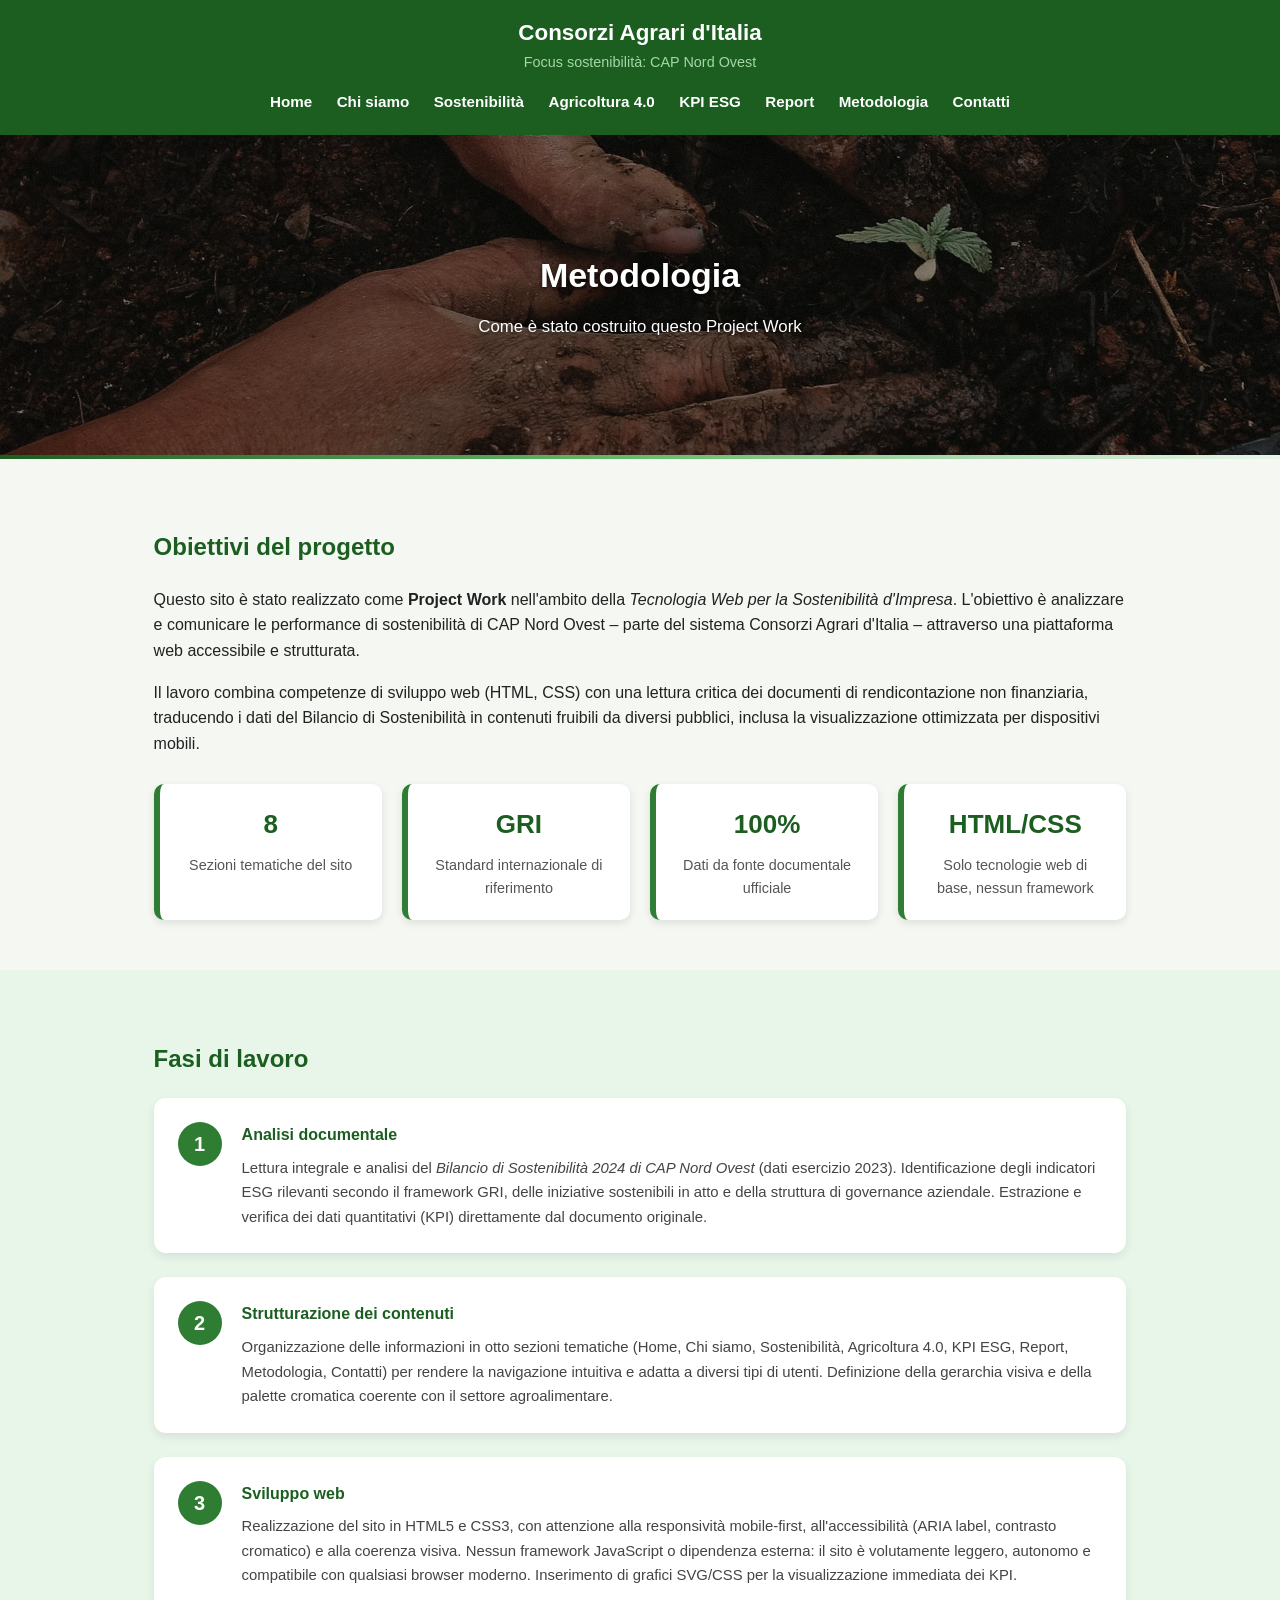
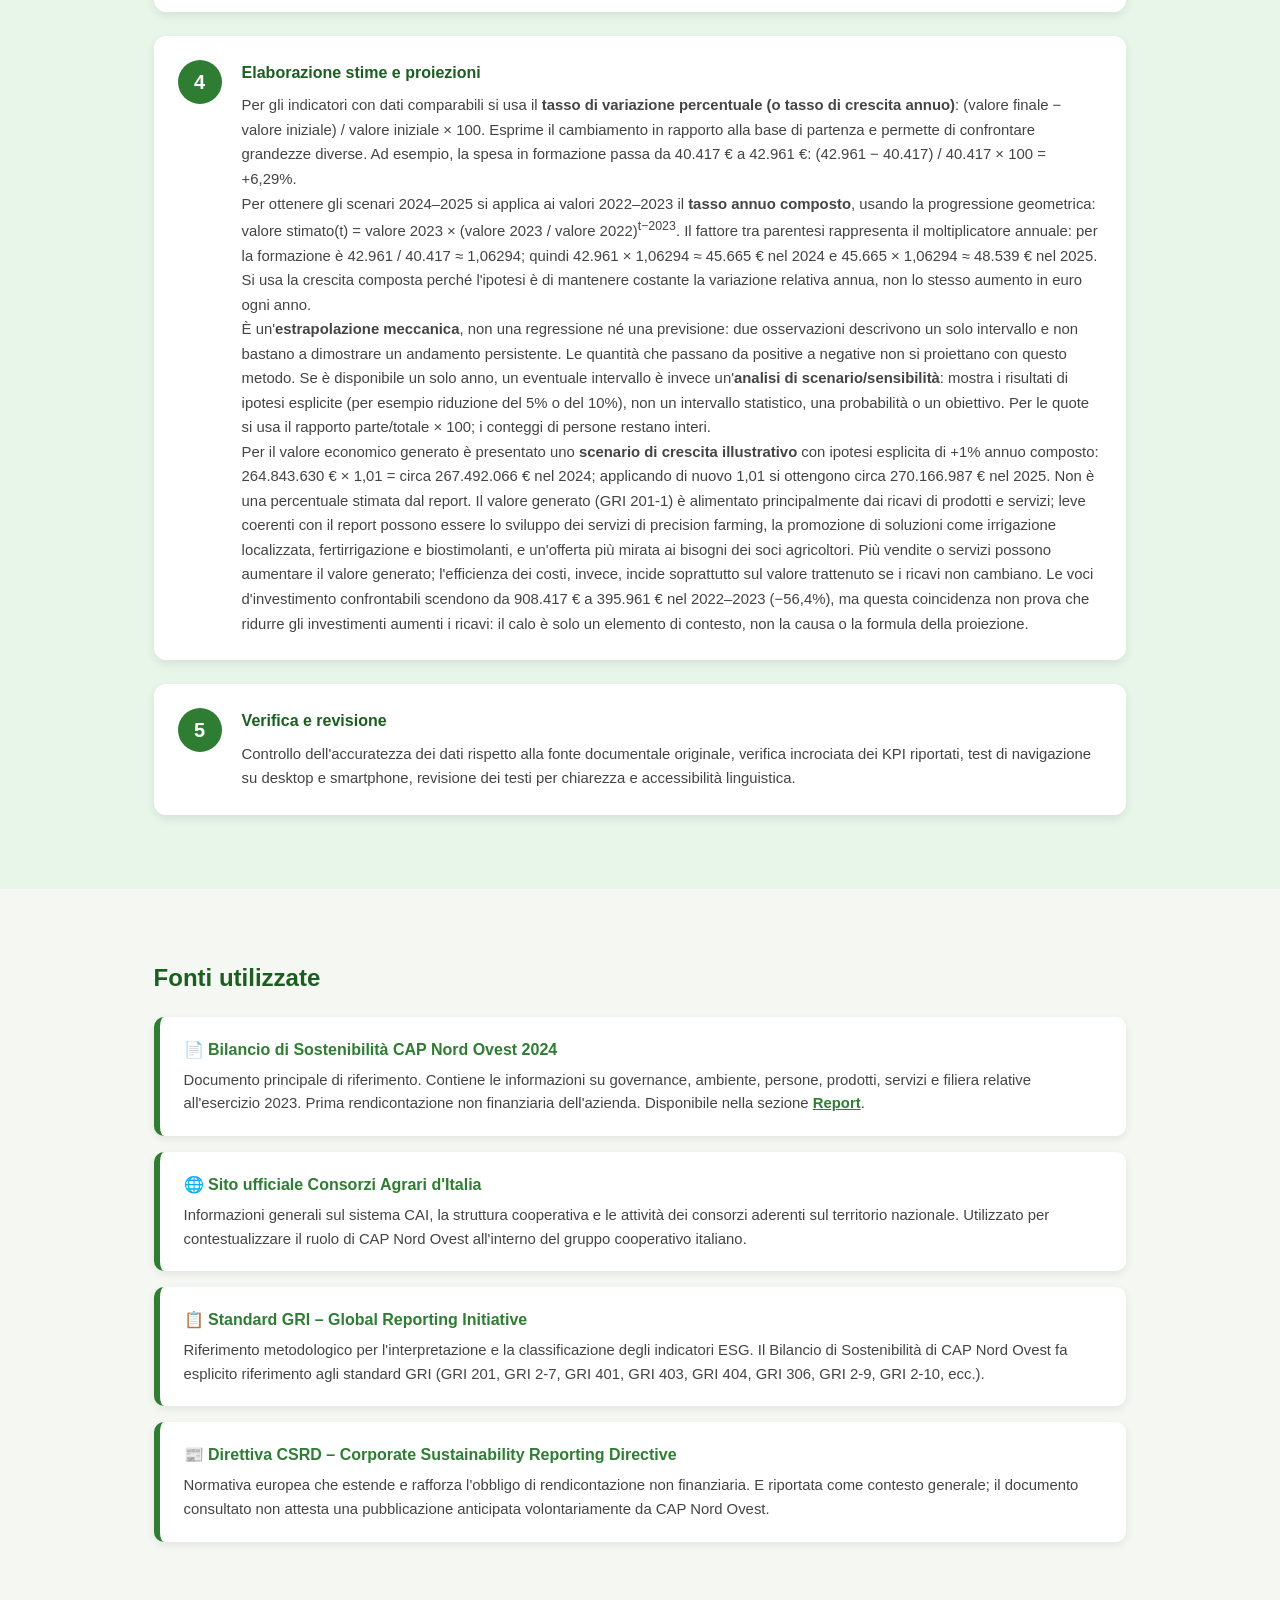
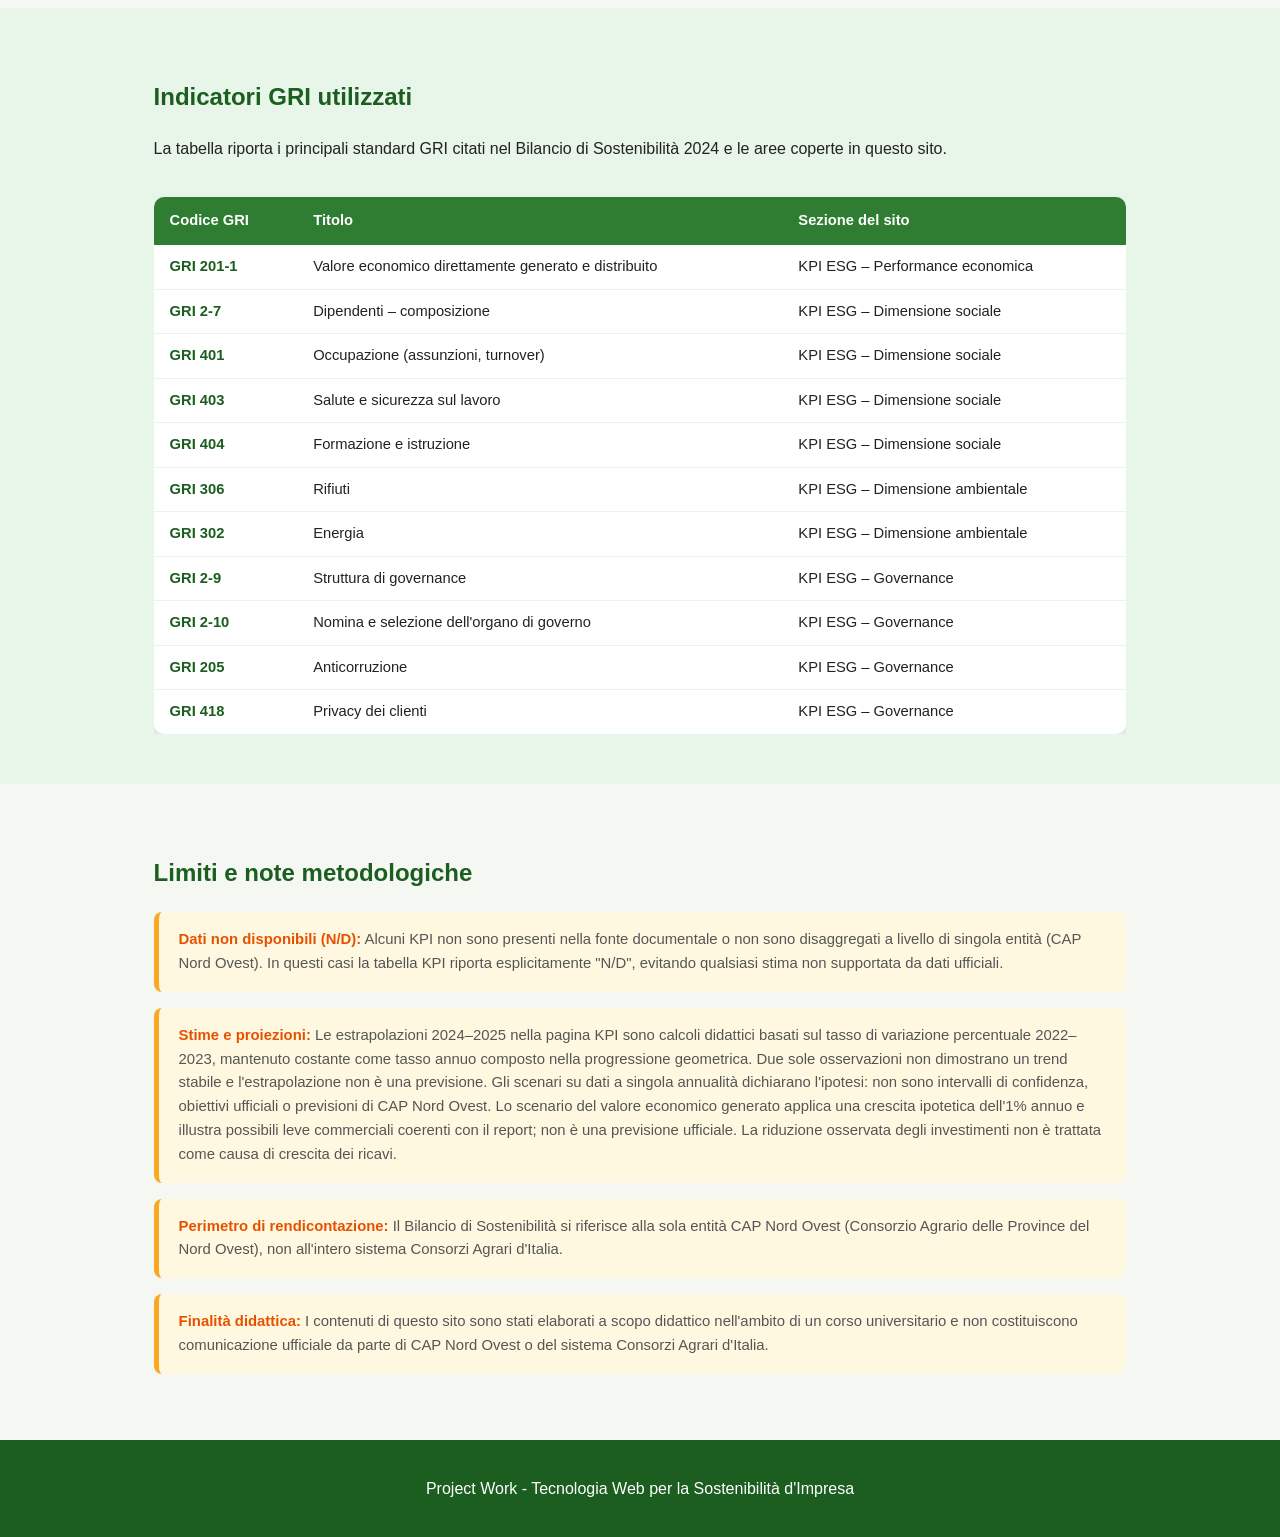
<file: metodologia.html>
<!DOCTYPE html>
<html lang="it">

<head>
    <!-- SEO e performance: lang=it, titolo e description descrivono il sito; preload/fetchpriority alta anticipano l'immagine hero, il cui alt ne descrive il contenuto. -->
    <meta charset="UTF-8">
    <meta name="viewport" content="width=device-width, initial-scale=1.0">
    <meta name="description" content="Sito web di analisi della sostenibilità d'impresa di CAP Nord Ovest, cooperativa del sistema Consorzi Agrari d'Italia, basata sul Bilancio di Sostenibilità 2024.">
    <title>Metodologia - CAP Nord Ovest</title>
    <!-- Precarica l'immagine hero, elemento visivo principale della pagina. -->
    <link rel="preload" as="image" href="img/cap-metodologia.webp" fetchpriority="high">
    <link rel="stylesheet" href="css/style.css">
</head>

<body>

    <header class="header">
        <div class="header-inner">
        <div class="logo">
            <h1>Consorzi Agrari d'Italia</h1>
            <p>Focus sostenibilità: CAP Nord Ovest</p>
        </div>
        <button class="menu-toggle" aria-label="Apri menu" aria-expanded="false">
            <span></span><span></span><span></span>
        </button>
        </div>
        <nav class="menu">
            <a href="index.html">Home</a>
            <a href="azienda.html">Chi siamo</a>
            <a href="sostenibilita.html">Sostenibilità</a>
            <a href="agricoltura.html">Agricoltura 4.0</a>
            <a href="kpi.html">KPI ESG</a>
            <a href="report.html">Report</a>
            <a href="metodologia.html">Metodologia</a>
            <a href="contatti.html">Contatti</a>
        </nav>
    </header>

    <!-- Landmark principale della pagina per la navigazione con screen reader. -->
    <main>
    <!-- Hero Metodologia: mani che piantano una giovane piantina. -->
    <section class="hero-img">
        <!-- L'immagine hero ha priorità alta per favorire il caricamento dell'LCP. -->
        <img src="img/cap-metodologia.webp" alt="Mani che piantano una giovane piantina nel terreno" fetchpriority="high" decoding="async">
        <h2>Metodologia</h2>
        <p>Come è stato costruito questo Project Work</p>
    </section>
    <div class="divider-green"></div>
    <!-- Obiettivi e perimetro del Project Work. -->
    <section class="section">
        <h2>Obiettivi del progetto</h2>
        <p>
            Questo sito è stato realizzato come <strong>Project Work</strong> nell'ambito della
            <em>Tecnologia Web per la Sostenibilità d'Impresa</em>. L'obiettivo è analizzare
            e comunicare le performance di sostenibilità di CAP Nord Ovest – parte del sistema
            Consorzi Agrari d'Italia – attraverso una piattaforma web accessibile e strutturata.
        </p>
        <p>
            Il lavoro combina competenze di sviluppo web (HTML, CSS) con una lettura critica
            dei documenti di rendicontazione non finanziaria, traducendo i dati del Bilancio
            di Sostenibilità in contenuti fruibili da diversi pubblici, inclusa la visualizzazione
            ottimizzata per dispositivi mobili.
        </p>

        <div class="kpi-container" style="margin-top: 28px;">
            <div class="kpi-box">
                <h3>8</h3>
                <p>Sezioni tematiche del sito</p>
            </div>
            <div class="kpi-box">
                <h3>GRI</h3>
                <p>Standard internazionale di riferimento</p>
            </div>
            <div class="kpi-box">
                <h3>100%</h3>
                <p>Dati da fonte documentale ufficiale</p>
            </div>
            <div class="kpi-box">
                <h3>HTML/CSS</h3>
                <p>Solo tecnologie web di base, nessun framework</p>
            </div>
        </div>
    </section>

    <!-- Sequenza delle fasi di analisi e realizzazione. -->
    <section class="section green">
        <h2>Fasi di lavoro</h2>
        <div class="steps">
            <div class="step">
                <div class="step-number">1</div>
                <div class="step-content">
                    <h3>Analisi documentale</h3>
                    <p>
                        Lettura integrale e analisi del <em>Bilancio di Sostenibilità 2024 di CAP Nord Ovest</em>
                        (dati esercizio 2023). Identificazione degli indicatori ESG rilevanti secondo il framework GRI,
                        delle iniziative sostenibili in atto e della struttura di governance aziendale.
                        Estrazione e verifica dei dati quantitativi (KPI) direttamente dal documento originale.
                    </p>
                </div>
            </div>
            <div class="step">
                <div class="step-number">2</div>
                <div class="step-content">
                    <h3>Strutturazione dei contenuti</h3>
                    <p>
                        Organizzazione delle informazioni in otto sezioni tematiche (Home, Chi siamo, Sostenibilità,
                        Agricoltura 4.0, KPI ESG, Report, Metodologia, Contatti) per rendere la navigazione
                        intuitiva e adatta a diversi tipi di utenti. Definizione della gerarchia visiva
                        e della palette cromatica coerente con il settore agroalimentare.
                    </p>
                </div>
            </div>
            <div class="step">
                <div class="step-number">3</div>
                <div class="step-content">
                    <h3>Sviluppo web</h3>
                    <p>
                        Realizzazione del sito in HTML5 e CSS3, con attenzione alla responsività
                        mobile-first, all'accessibilità (ARIA label, contrasto cromatico) e alla coerenza visiva.
                        Nessun framework JavaScript o dipendenza esterna: il sito è volutamente leggero,
                        autonomo e compatibile con qualsiasi browser moderno.
                        Inserimento di grafici SVG/CSS per la visualizzazione immediata dei KPI.
                    </p>
                </div>
            </div>
            <div class="step">
                <div class="step-number">4</div>
                <div class="step-content">
                    <h3>Elaborazione stime e proiezioni</h3>
                    <p>
                        Per gli indicatori con dati comparabili si usa il <strong>tasso di variazione percentuale
                        (o tasso di crescita annuo)</strong>: (valore finale − valore iniziale) / valore iniziale × 100.
                        Esprime il cambiamento in rapporto alla base di partenza e permette di confrontare grandezze
                        diverse. Ad esempio, la spesa in formazione passa da 40.417 € a 42.961 €:
                        (42.961 − 40.417) / 40.417 × 100 = +6,29%.
                    </p>
                    <p>
                        Per ottenere gli scenari 2024–2025 si applica ai valori 2022–2023 il
                        <strong>tasso annuo composto</strong>, usando la progressione geometrica:
                        valore stimato(t) = valore 2023 × (valore 2023 / valore 2022)<sup>t−2023</sup>.
                        Il fattore tra parentesi rappresenta il moltiplicatore annuale:
                        per la formazione è 42.961 / 40.417 ≈ 1,06294;
                        quindi 42.961 × 1,06294 ≈ 45.665 € nel 2024 e 45.665 × 1,06294 ≈ 48.539 € nel 2025.
                        Si usa la crescita composta perché l'ipotesi è di mantenere costante la variazione
                        relativa annua, non lo stesso aumento in euro ogni anno.
                    </p>
                    <p>
                        È un'<strong>estrapolazione meccanica</strong>, non una regressione né una previsione:
                        due osservazioni descrivono un solo intervallo e non bastano a dimostrare un andamento
                        persistente. Le quantità che passano da positive a negative non si proiettano con questo
                        metodo. Se è disponibile un solo anno, un eventuale intervallo è invece un'<strong>analisi
                        di scenario/sensibilità</strong>: mostra i risultati di ipotesi esplicite (per esempio
                        riduzione del 5% o del 10%), non un intervallo statistico, una probabilità o un obiettivo.
                        Per le quote si usa il rapporto parte/totale × 100; i conteggi di persone restano interi.
                    </p>
                    <p>
                        Per il valore economico generato è presentato uno <strong>scenario di crescita illustrativo</strong>
                        con ipotesi esplicita di +1% annuo composto: 264.843.630 € × 1,01 = circa 267.492.066 €
                        nel 2024; applicando di nuovo 1,01 si ottengono circa 270.166.987 € nel 2025.
                        Non è una percentuale stimata dal report. Il valore generato (GRI 201-1) è alimentato
                        principalmente dai ricavi di prodotti e servizi; leve coerenti con il report possono
                        essere lo sviluppo dei servizi di precision farming, la promozione di soluzioni come
                        irrigazione localizzata, fertirrigazione e biostimolanti, e un'offerta più mirata ai
                        bisogni dei soci agricoltori. Più vendite o servizi possono aumentare il valore generato;
                        l'efficienza dei costi, invece, incide soprattutto sul valore trattenuto se i ricavi non
                        cambiano. Le voci d'investimento confrontabili scendono da 908.417 € a 395.961 € nel
                        2022–2023 (−56,4%), ma questa coincidenza non prova che ridurre gli investimenti aumenti
                        i ricavi: il calo è solo un elemento di contesto, non la causa o la formula della proiezione.
                    </p>
                </div>
            </div>
            <div class="step">
                <div class="step-number">5</div>
                <div class="step-content">
                    <h3>Verifica e revisione</h3>
                    <p>
                        Controllo dell'accuratezza dei dati rispetto alla fonte documentale originale,
                        verifica incrociata dei KPI riportati, test di navigazione su desktop e smartphone,
                        revisione dei testi per chiarezza e accessibilità linguistica.
                    </p>
                </div>
            </div>
        </div>
    </section>

    <!-- Fonti informative utilizzate nell'analisi. -->
    <section class="section">
        <h2>Fonti utilizzate</h2>
        <div class="source-box">
            <h3>📄 Bilancio di Sostenibilità CAP Nord Ovest 2024</h3>
            <p>
                Documento principale di riferimento. Contiene le informazioni su governance, ambiente,
                persone, prodotti, servizi e filiera relative all'esercizio 2023.
                Prima rendicontazione non finanziaria dell'azienda. Disponibile nella sezione
                <a href="report.html" style="color:#2e7d32; font-weight:bold;">Report</a>.
            </p>
        </div>
        <div class="source-box">
            <h3>🌐 Sito ufficiale Consorzi Agrari d'Italia</h3>
            <p>
                Informazioni generali sul sistema CAI, la struttura cooperativa e le attività dei consorzi
                aderenti sul territorio nazionale. Utilizzato per contestualizzare il ruolo di CAP Nord Ovest
                all'interno del gruppo cooperativo italiano.
            </p>
        </div>
        <div class="source-box">
            <h3>📋 Standard GRI – Global Reporting Initiative</h3>
            <p>
                Riferimento metodologico per l'interpretazione e la classificazione degli indicatori ESG.
                Il Bilancio di Sostenibilità di CAP Nord Ovest fa esplicito riferimento agli standard GRI
                (GRI 201, GRI 2-7, GRI 401, GRI 403, GRI 404, GRI 306, GRI 2-9, GRI 2-10, ecc.).
            </p>
        </div>
        <div class="source-box">
            <h3>📰 Direttiva CSRD – Corporate Sustainability Reporting Directive</h3>
            <p>
                Normativa europea che estende e rafforza l'obbligo di rendicontazione non finanziaria.
                E riportata come contesto generale; il documento consultato non attesta una pubblicazione
                anticipata volontariamente da CAP Nord Ovest.
            </p>
        </div>
    </section>

    <!-- Raccordo degli indicatori con gli standard GRI. -->
    <section class="section green">
        <h2>Indicatori GRI utilizzati</h2>
        <p>La tabella riporta i principali standard GRI citati nel Bilancio di Sostenibilità 2024 e le aree coperte in questo sito.</p>
        <div class="table-scroll-metod">
        <table class="gri-table">
            <thead>
                <tr>
                    <th>Codice GRI</th>
                    <th>Titolo</th>
                    <th>Sezione del sito</th>
                </tr>
            </thead>
            <tbody>
                <tr>
                    <td class="gri-code">GRI 201-1</td>
                    <td>Valore economico direttamente generato e distribuito</td>
                    <td>KPI ESG – Performance economica</td>
                </tr>
                <tr>
                    <td class="gri-code">GRI 2-7</td>
                    <td>Dipendenti – composizione</td>
                    <td>KPI ESG – Dimensione sociale</td>
                </tr>
                <tr>
                    <td class="gri-code">GRI 401</td>
                    <td>Occupazione (assunzioni, turnover)</td>
                    <td>KPI ESG – Dimensione sociale</td>
                </tr>
                <tr>
                    <td class="gri-code">GRI 403</td>
                    <td>Salute e sicurezza sul lavoro</td>
                    <td>KPI ESG – Dimensione sociale</td>
                </tr>
                <tr>
                    <td class="gri-code">GRI 404</td>
                    <td>Formazione e istruzione</td>
                    <td>KPI ESG – Dimensione sociale</td>
                </tr>
                <tr>
                    <td class="gri-code">GRI 306</td>
                    <td>Rifiuti</td>
                    <td>KPI ESG – Dimensione ambientale</td>
                </tr>
                <tr>
                    <td class="gri-code">GRI 302</td>
                    <td>Energia</td>
                    <td>KPI ESG – Dimensione ambientale</td>
                </tr>
                <tr>
                    <td class="gri-code">GRI 2-9</td>
                    <td>Struttura di governance</td>
                    <td>KPI ESG – Governance</td>
                </tr>
                <tr>
                    <td class="gri-code">GRI 2-10</td>
                    <td>Nomina e selezione dell'organo di governo</td>
                    <td>KPI ESG – Governance</td>
                </tr>
                <tr>
                    <td class="gri-code">GRI 205</td>
                    <td>Anticorruzione</td>
                    <td>KPI ESG – Governance</td>
                </tr>
                <tr>
                    <td class="gri-code">GRI 418</td>
                    <td>Privacy dei clienti</td>
                    <td>KPI ESG – Governance</td>
                </tr>
            </tbody>
        </table>
        </div>
    </section>

    <!-- Limiti e note di interpretazione dei dati. -->
    <section class="section">
        <h2>Limiti e note metodologiche</h2>
        <div class="limit-box">
            <strong>Dati non disponibili (N/D):</strong> Alcuni KPI non sono presenti nella fonte documentale
            o non sono disaggregati a livello di singola entità (CAP Nord Ovest). In questi casi la tabella
            KPI riporta esplicitamente "N/D", evitando qualsiasi stima non supportata da dati ufficiali.
        </div>
        <div class="limit-box">
            <strong>Stime e proiezioni:</strong> Le estrapolazioni 2024–2025 nella pagina KPI sono calcoli didattici
            basati sul tasso di variazione percentuale 2022–2023, mantenuto costante come tasso annuo composto
            nella progressione geometrica. Due sole osservazioni non dimostrano un trend stabile e
            l'estrapolazione non è una previsione. Gli scenari su dati a singola annualità dichiarano l'ipotesi:
            non sono intervalli di confidenza, obiettivi ufficiali o previsioni di CAP Nord Ovest.
            Lo scenario del valore economico generato applica una crescita ipotetica dell'1% annuo e illustra
            possibili leve commerciali coerenti con il report; non è una previsione ufficiale. La riduzione
            osservata degli investimenti non è trattata come causa di crescita dei ricavi.
        </div>
        <div class="limit-box">
            <strong>Perimetro di rendicontazione:</strong> Il Bilancio di Sostenibilità si riferisce
            alla sola entità CAP Nord Ovest (Consorzio Agrario delle Province del Nord Ovest),
            non all'intero sistema Consorzi Agrari d'Italia.
        </div>
        <div class="limit-box">
            <strong>Finalità didattica:</strong> I contenuti di questo sito sono stati elaborati
            a scopo didattico nell'ambito di un corso universitario e non costituiscono comunicazione
            ufficiale da parte di CAP Nord Ovest o del sistema Consorzi Agrari d'Italia.
        </div>
    </section>

    </main>
    <footer class="footer">
        <p>Project Work - Tecnologia Web per la Sostenibilità d'Impresa</p>
    </footer>

<script src="js/main.js"></script>
</body>
</html>
</file>
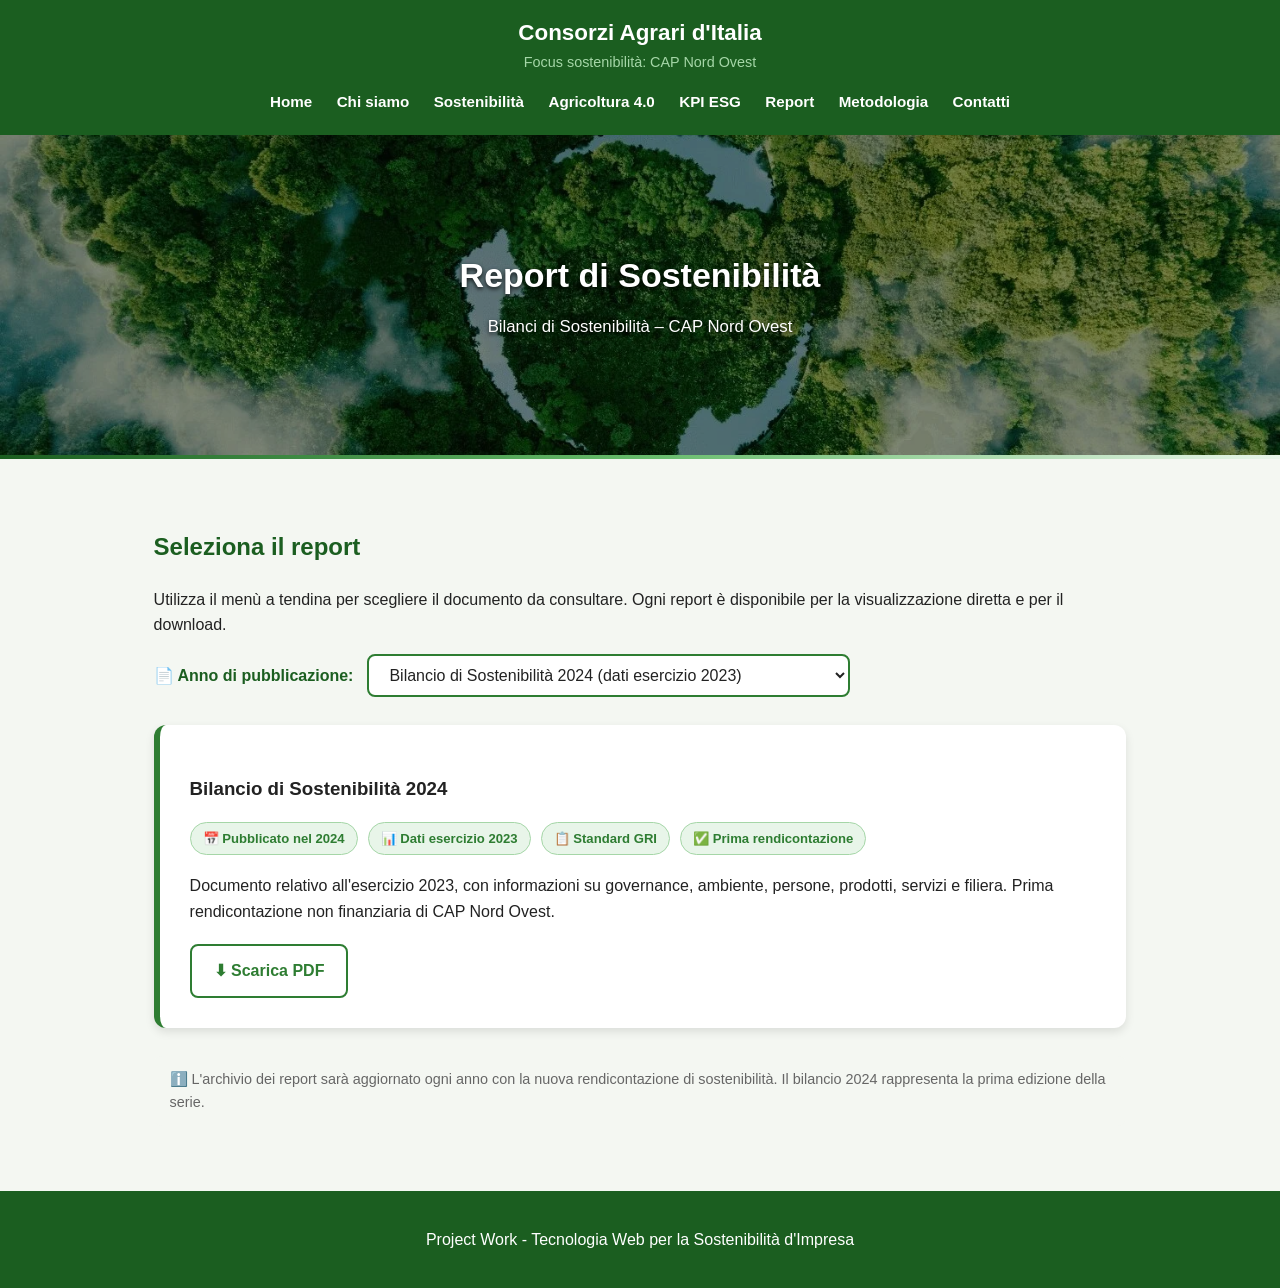
<file: report.html>
<!DOCTYPE html>
<html lang="it">

<head>
    <!-- SEO e performance: lang=it, titolo e description descrivono il sito; preload/fetchpriority alta anticipano l'immagine hero, il cui alt ne descrive il contenuto. -->
    <meta charset="UTF-8">
    <meta name="viewport" content="width=device-width, initial-scale=1.0">
    <meta name="description" content="Sito web di analisi della sostenibilità d'impresa di CAP Nord Ovest, cooperativa del sistema Consorzi Agrari d'Italia, basata sul Bilancio di Sostenibilità 2024.">
    <title>Report di Sostenibilità - CAP Nord Ovest</title>
    <!-- Precarica l'immagine hero, elemento visivo principale della pagina. -->
    <link rel="preload" as="image" href="img/report.webp" fetchpriority="high">
    <link rel="stylesheet" href="css/style.css">
</head>

<body>

<header class="header">
    <div class="header-inner">
        <div class="logo">
            <h1>Consorzi Agrari d'Italia</h1>
            <p>Focus sostenibilità: CAP Nord Ovest</p>
        </div>
        <button class="menu-toggle" aria-label="Apri menu" aria-expanded="false">
            <span></span><span></span><span></span>
        </button>
    </div>
    <nav class="menu">
        <a href="index.html">Home</a>
        <a href="azienda.html">Chi siamo</a>
        <a href="sostenibilita.html">Sostenibilità</a>
        <a href="agricoltura.html">Agricoltura 4.0</a>
        <a href="kpi.html">KPI ESG</a>
        <a href="report.html">Report</a>
        <a href="metodologia.html">Metodologia</a>
        <a href="contatti.html">Contatti</a>
    </nav>
</header>

<!-- Landmark principale della pagina per la navigazione con screen reader. -->
<main>
<!-- Hero Report: grafico e analisi dei dati. -->
<section class="hero-img">
        <!-- L'immagine hero ha priorità alta per favorire il caricamento dell'LCP. -->
        <img src="img/report.webp" alt="Grafico a linee su un foglio di lavoro accanto a un righello e penne" fetchpriority="high" decoding="async">
        <h2>Report di Sostenibilità</h2>
        <p>Bilanci di Sostenibilità – CAP Nord Ovest</p>
</section>
<div class="divider-green"></div>
<section class="section">

    <h2>Seleziona il report</h2>
    <p> Utilizza il menù a tendina per scegliere il documento da consultare.
        Ogni report è disponibile per la visualizzazione diretta e per il download.
    </p>

    <div class="report-selector">
        <label for="reportSelect">📄 Anno di pubblicazione:</label>
        <select id="reportSelect" onchange="showReport(this.value)">
            <option value="2024">Bilancio di Sostenibilità 2024 (dati esercizio 2023)</option>
            <option value="2025">Bilancio di Sostenibilità 2025 (dati esercizio 2024) – in arrivo</option>
        </select>
    </div>

    <!-- Scheda e collegamento al Bilancio di Sostenibilità 2024. -->
    <div id="report-2024" class="report-panel active">
        <div class="report-card">
            <h3>Bilancio di Sostenibilità 2024</h3>
            <div class="report-meta">
                <span class="report-badge">📅 Pubblicato nel 2024</span>
                <span class="report-badge">📊 Dati esercizio 2023</span>
                <span class="report-badge">📋 Standard GRI</span>
                <span class="report-badge">✅ Prima rendicontazione</span>
            </div>
            <p>
                Documento relativo all'esercizio 2023, con informazioni su
                governance, ambiente, persone, prodotti, servizi e filiera.
                Prima rendicontazione non finanziaria di CAP Nord Ovest.
            </p>
            <div class="report-actions">
                <a class="btn-outline" href="report/bilancio-sostenibilita-cap-24.pdf" download>
                    ⬇ Scarica PDF
                </a>
            </div>
        </div>

    </div>

    <!-- Avviso temporaneo: il report 2025 non è ancora disponibile. -->
    <div id="report-2025" class="report-panel">
        <div class="coming-soon-card">
            <p style="font-size:2em; margin:0 0 10px;">🕒</p>
            <p style="font-size:1.1em; font-style:normal; color:#888; margin:0 0 6px;">
                <strong>Bilancio di Sostenibilità 2025</strong>
            </p>
            <p style="margin:0;">
                Questo report non è ancora disponibile. Verrà aggiunto qui non appena pubblicato da CAP Nord Ovest.
            </p>
        </div>
    </div>

    <p class="archive-note">
        ℹ️ L'archivio dei report sarà aggiornato ogni anno con la nuova rendicontazione di sostenibilità.
        Il bilancio 2024 rappresenta la prima edizione della serie.
    </p>

</section>

</main>
<footer class="footer">
    <p>Project Work - Tecnologia Web per la Sostenibilità d'Impresa</p>
</footer>

<script src="js/main.js"></script>
</body>
</html>
</file>
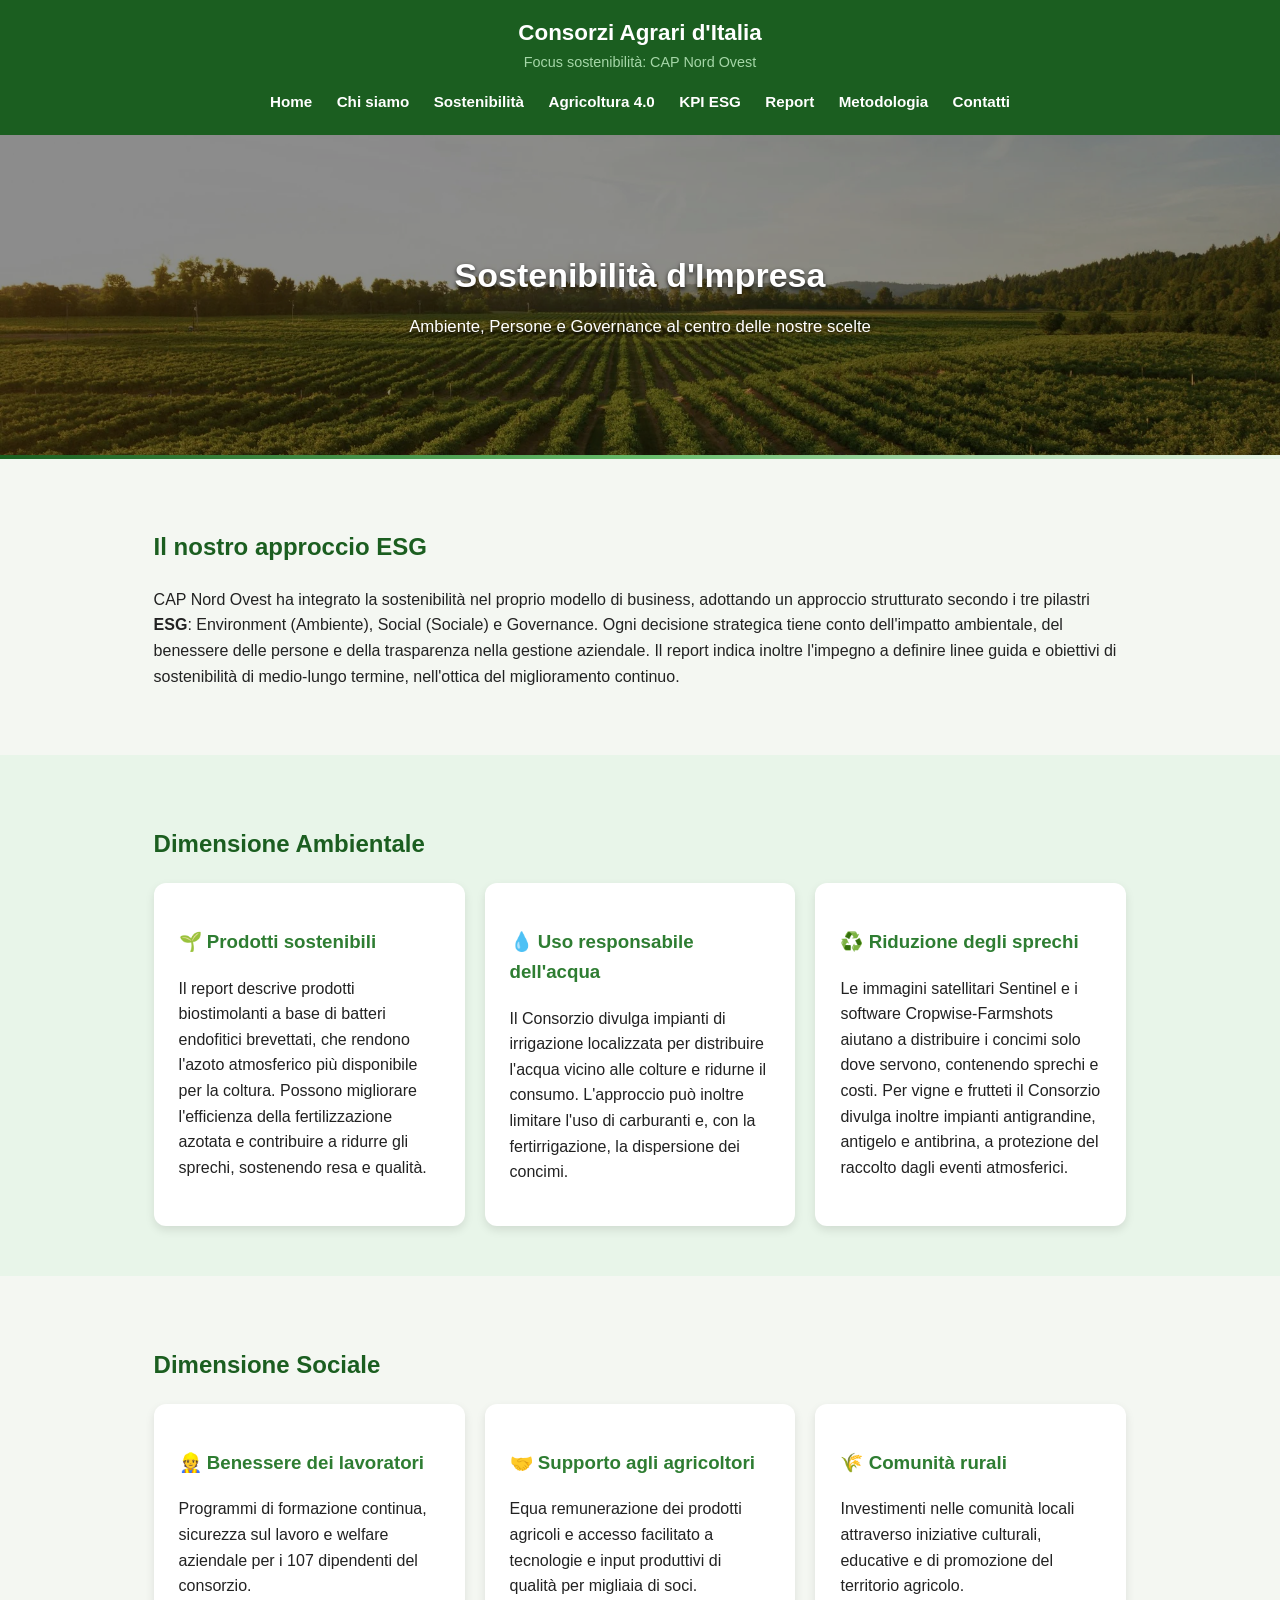
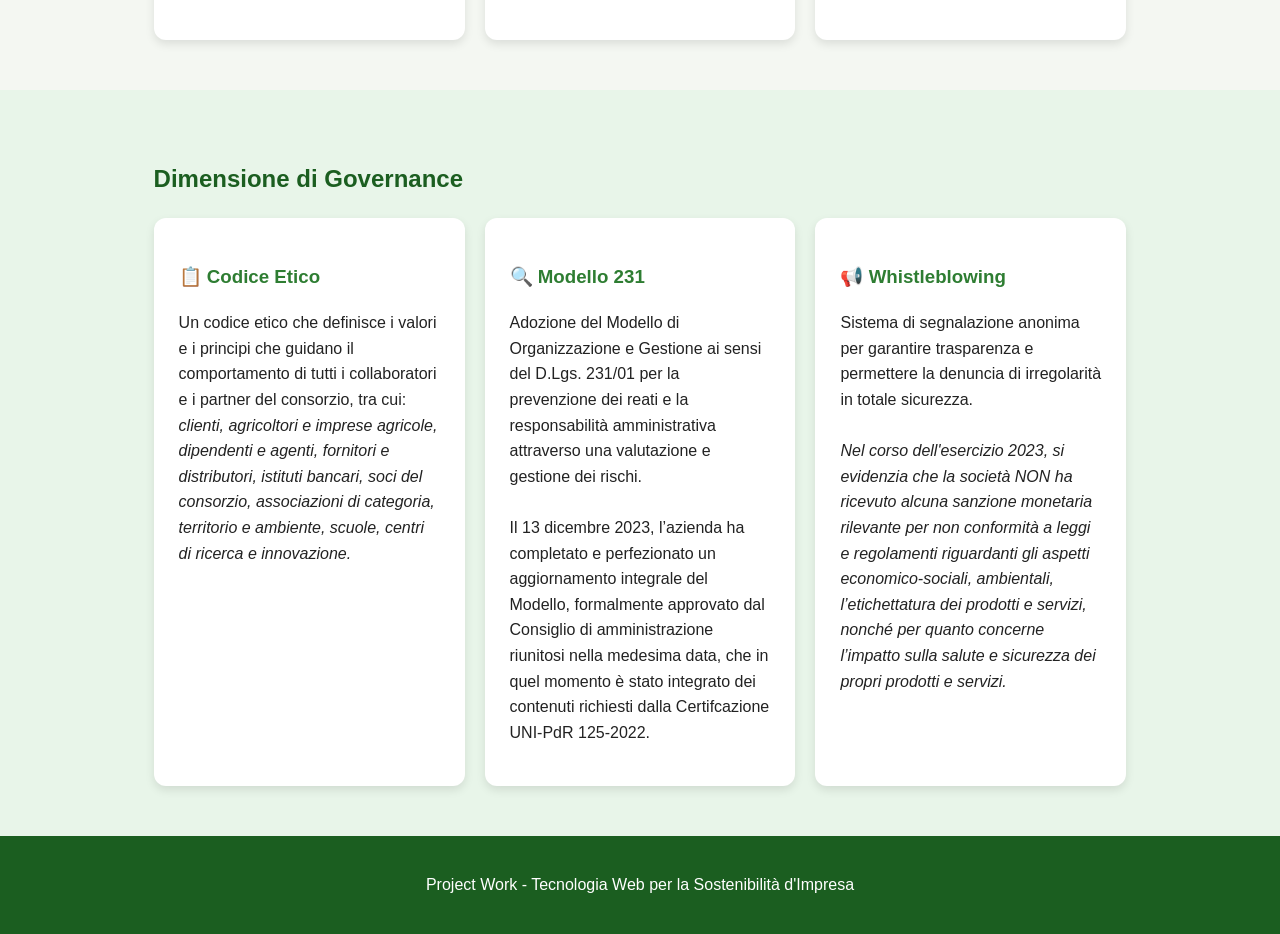
<file: sostenibilita.html>
<!DOCTYPE html>
<html lang="it">

<head>
    <!-- SEO e performance: lang=it, titolo e description descrivono il sito; preload/fetchpriority alta anticipano l'immagine hero, il cui alt ne descrive il contenuto. -->
    <meta charset="UTF-8">
    <meta name="viewport" content="width=device-width, initial-scale=1.0">
    <meta name="description" content="Sito web di analisi della sostenibilità d'impresa di CAP Nord Ovest, cooperativa del sistema Consorzi Agrari d'Italia, basata sul Bilancio di Sostenibilità 2024.">
    <title>Sostenibilità - CAP Nord Ovest</title>
    <!-- Precarica l'immagine hero, elemento visivo principale della pagina. -->
    <link rel="preload" as="image" href="img/sostenibilita.webp" fetchpriority="high">
    <link rel="stylesheet" href="css/style.css">
</head>

<body>

    <header class="header">
        <div class="header-inner">
        <div class="logo">
            <h1>Consorzi Agrari d'Italia</h1>
            <p>Focus sostenibilità: CAP Nord Ovest</p>
        </div>
        <button class="menu-toggle" aria-label="Apri menu" aria-expanded="false">
            <span></span><span></span><span></span>
        </button>
        </div>
        <nav class="menu">
            <a href="index.html">Home</a>
            <a href="azienda.html">Chi siamo</a>
            <a href="sostenibilita.html">Sostenibilità</a>
            <a href="agricoltura.html">Agricoltura 4.0</a>
            <a href="kpi.html">KPI ESG</a>
            <a href="report.html">Report</a>
            <a href="metodologia.html">Metodologia</a>
            <a href="contatti.html">Contatti</a>
        </nav>
    </header>

    <!-- Landmark principale della pagina per la navigazione con screen reader. -->
    <main>
    <!-- Hero Sostenibilità: filari di colture in un paesaggio rurale. -->
    <section class="hero-img">
        <!-- L'immagine hero ha priorità alta per favorire il caricamento dell'LCP. -->
        <img src="img/sostenibilita.webp" alt="Filari di colture verdi in un campo al tramonto" fetchpriority="high" decoding="async">
        <h2>Sostenibilità d'Impresa</h2>
        <p>Ambiente, Persone e Governance al centro delle nostre scelte</p>
    </section>
    <div class="divider-green"></div>
    <section class="section">
        <h2>Il nostro approccio ESG</h2>
        <p>
            CAP Nord Ovest ha integrato la sostenibilità nel proprio modello di business,
            adottando un approccio strutturato secondo i tre pilastri <strong>ESG</strong>:
            Environment (Ambiente), Social (Sociale) e Governance.
            Ogni decisione strategica tiene conto dell'impatto ambientale, del benessere
            delle persone e della trasparenza nella gestione aziendale.
            Il report indica inoltre l'impegno a definire linee guida e obiettivi di sostenibilità
            di medio-lungo termine, nell'ottica del miglioramento continuo.
        </p>
    </section>

    <section class="section green">
        <h2>Dimensione Ambientale</h2>
        <div class="cards">
            <article class="card">
                <h3>🌱 Prodotti sostenibili</h3>
                <p>
                    Il report descrive prodotti biostimolanti a base di batteri endofitici brevettati,
                    che rendono l'azoto atmosferico più disponibile per la coltura. Possono migliorare
                    l'efficienza della fertilizzazione azotata e contribuire a ridurre gli sprechi,
                    sostenendo resa e qualità.
                </p>
            </article>
            <article class="card">
                <h3>💧 Uso responsabile dell'acqua</h3>
                <p>
                    Il Consorzio divulga impianti di irrigazione localizzata per distribuire l'acqua
                    vicino alle colture e ridurne il consumo. L'approccio può inoltre limitare l'uso
                    di carburanti e, con la fertirrigazione, la dispersione dei concimi.
                </p>
            </article>
            <article class="card">
                <h3>♻️ Riduzione degli sprechi</h3>
                <p>
                    Le immagini satellitari Sentinel e i software Cropwise-Farmshots aiutano a
                    distribuire i concimi solo dove servono, contenendo sprechi e costi. Per vigne
                    e frutteti il Consorzio divulga inoltre impianti antigrandine, antigelo e antibrina,
                    a protezione del raccolto dagli eventi atmosferici.
                </p>
            </article>
        </div>
    </section>

    <section class="section">
        <h2>Dimensione Sociale</h2>
        <div class="cards">
            <article class="card">
                <h3>👷 Benessere dei lavoratori</h3>
                <p>
                    Programmi di formazione continua, sicurezza sul lavoro e welfare aziendale
                    per i 107 dipendenti del consorzio.
                </p>
            </article>
            <article class="card">
                <h3>🤝 Supporto agli agricoltori</h3>
                <p>
                    Equa remunerazione dei prodotti agricoli e accesso facilitato a tecnologie
                    e input produttivi di qualità per migliaia di soci.
                </p>
            </article>
            <article class="card">
                <h3>🌾 Comunità rurali</h3>
                <p>
                    Investimenti nelle comunità locali attraverso iniziative culturali,
                    educative e di promozione del territorio agricolo.
                </p>
            </article>
        </div>
    </section>

    <section class="section green">
        <h2>Dimensione di Governance</h2>
        <div class="cards">
            <article class="card">
                <h3>📋 Codice Etico</h3>
                <p>
                    Un codice etico che definisce i valori e i principi che guidano
                    il comportamento di tutti i collaboratori e i partner del consorzio, tra cui:
                    <em>clienti, agricoltori e imprese agricole, dipendenti e agenti, fornitori e distributori, istituti bancari, 
                    soci del consorzio, associazioni di categoria, territorio e ambiente, scuole, centri di ricerca e innovazione.</em>
                </p>
            </article>
            <article class="card">
                <h3>🔍 Modello 231</h3>
                <p>
                    Adozione del Modello di Organizzazione e Gestione ai sensi del D.Lgs. 231/01
                    per la prevenzione dei reati e la responsabilità amministrativa  attraverso una valutazione e gestione dei rischi. 
                    <br><br>
                    Il 13 dicembre 2023, l’azienda ha completato e perfezionato un aggiornamento integrale del 
                    Modello, formalmente approvato dal Consiglio di amministrazione riunitosi nella medesima 
                    data, che in quel momento è stato integrato dei contenuti richiesti dalla Certifcazione UNI-PdR 
                    125-2022. 
                </p>
            </article>
            <article class="card">
                <h3>📢 Whistleblowing</h3>
                <p>
                    Sistema di segnalazione anonima per garantire trasparenza e
                    permettere la denuncia di irregolarità in totale sicurezza. <br><br>
                    <em>Nel corso dell'esercizio 2023, si evidenzia che la società NON ha ricevuto 
                    alcuna sanzione monetaria rilevante per non conformità a leggi e regolamenti 
                    riguardanti gli aspetti economico-sociali, ambientali, l’etichettatura dei 
                    prodotti e servizi, nonché per quanto concerne l’impatto sulla salute e 
                    sicurezza dei propri prodotti e servizi.</em> 
                </p>
            </article>
        </div>
    </section>

    </main>
    <footer class="footer">
        <p>Project Work - Tecnologia Web per la Sostenibilità d'Impresa</p>
    </footer>

<script src="js/main.js"></script>
</body>
</html>
</file>
<file: css/style.css>
/* =========================================================
   style.css – Foglio di stile unico per tutto il sito

   Le regole di base associano selettori di classe agli elementi HTML (per
   esempio .charts-grid, .kpi-table e .menu). Le classi descrivono il ruolo
   visivo dei blocchi; le media query, più avanti, sovrascrivono solo le
   proprietà necessarie alle diverse larghezze e alle preferenze di movimento.
   ========================================================= */
.archive-note{font-size:0.9em;color:#666;margin-top:28px;padding:12px 16px;background:#f4f7f2;border-radius:8px}
/* ----- Base ----- */
body{margin:0;font-family:Arial,Helvetica,sans-serif;background-color:#f4f7f2;color:#222;line-height:1.6;overflow-x:hidden}
.btn-outline{display:inline-block;background:white;color:#2e7d32;border:2px solid #2e7d32;padding:12px 22px;border-radius:8px;text-decoration:none;font-weight:bold}
.btn-outline:hover{background:#e8f5e9}
/* ----- Card ----- */
.card{background-color:white;border-radius:12px;padding:25px;flex:1;min-width:220px;box-shadow:0 4px 10px rgba(0,0,0,0.1)}
.card h3{color:#2e7d32}
/* Immagini */
.cards{display:flex;gap:20px;flex-wrap:wrap}
/* Certificazioni */
.cert-list{display:flex;gap:14px;flex-wrap:wrap}
.cert-pill{background:#fff;color:#1b5e20;border:1px solid #fff;border-radius:6px;padding:9px 16px;font-size:0.85em;font-weight:bold}
/* ----- Strip certificazioni (index.html) ----- */
.cert-strip{background-color:#1b5e20;color:#fff;padding:36px 12%;display:flex;align-items:center;gap:50px;flex-wrap:wrap}
.cert-strip .cert-label{font-size:0.78em;letter-spacing:0.1em;text-transform:uppercase;color:#fff;min-width:150px}
/* ----- Grafici ESG – griglia e componenti -----
   Queste classi compongono le card e le legende dei grafici in kpi.html.
   I valori scale-* impostano variabili colore riutilizzate da swatch e marker;
   le posizioni quantitative arrivano dalle custom properties inline nel markup
   (per esempio --marker-position e --range-width), mentre i donut usano il
   conic-gradient inline per allineare i settori alle percentuali pubblicate.
*/
.chart-card{height:100%;box-sizing:border-box;background:white;border-radius:12px;padding:22px 20px 18px;box-shadow:0 4px 10px rgba(0,0,0,0.08)}
.chart-card h3{color:#1b5e20;margin:0 0 14px 0;font-size:0.97em;border-bottom:2px solid #e8f5e9;padding-bottom:8px}
.chart-category-title{color:#1b5e20;margin:34px 0 -4px}
.chart-note{font-size:0.82em;color:#555;line-height:1.45;margin:12px 0 0}
.chart-legend-row{display:flex;align-items:center;gap:8px;color:#444;font-size:0.88em}
.chart-swatch{width:12px;height:12px;border-radius:3px;flex-shrink:0}
.charts-grid .scale-1{--chart-scale:#56b4e9;--chart-ink:#12313f}
.charts-grid .scale-2{--chart-scale:#e69f00;--chart-ink:#302100}
.charts-grid .scale-3{--chart-scale:#009e73;--chart-ink:#fff}
.charts-grid .scale-4{--chart-scale:#d55e00;--chart-ink:#fff}
.charts-grid .scale-5{--chart-scale:#cc79a7;--chart-ink:#30182a}
.charts-grid .scale-6{--chart-scale:#0072b2;--chart-ink:#fff}
.charts-grid .scale-7{--chart-scale:#f0e442;--chart-ink:#302d00}
.charts-grid .scale-8{--chart-scale:#1b5e20;--chart-ink:#fff}
.charts-grid .scale-9{--chart-scale:#332288;--chart-ink:#fff}
.chart-swatch,.scale-marker{background:var(--chart-scale)}
.age-under-30{--chart-scale:#56b4e9}
.age-30-50{--chart-scale:#e69f00}
.age-over-50{--chart-scale:#009e73}
.chart-swatch.age-under-30,.chart-swatch.age-30-50,.chart-swatch.age-over-50{background:var(--chart-scale)}
.donut-large{width:132px;height:132px}
.donut-large .donut-hole{width:82px;height:82px}
.share-list{display:grid;gap:10px}
.segment-chart{display:flex;width:100%;height:44px;border-radius:8px;overflow:hidden;background:#eef5e9}
.segment-chart span{display:flex;align-items:center;justify-content:center;min-width:0;background:var(--chart-scale);color:#fff;font-weight:bold;font-size:0.76em}
.segment-chart span+span{border-left:2px solid #fff}
.lollipop-list{display:grid;gap:13px}
.lollipop-row{display:grid;grid-template-columns:minmax(72px,0.9fr) minmax(55px,1fr) 54px;align-items:center;gap:6px;font-size:0.82em}
.lollipop-label{color:#555;line-height:1.2}
.lollipop-value{text-align:right;font-weight:bold;color:#333;white-space:nowrap}
.lollipop-track{height:22px;position:relative;background:linear-gradient(to bottom,transparent 10px,#dce8d8 10px,#dce8d8 12px,transparent 12px)}
.lollipop-track:before,.lollipop-track:after{content:"";position:absolute;top:7px;height:8px;border-left:1px solid #d5dfd1}
.lollipop-track:before{left:0}
.lollipop-track:after{right:0}
.scale-marker{position:absolute;top:4px;left:var(--marker-position);width:14px;height:14px;border:2px solid #fff;border-radius:50%;box-shadow:0 0 0 1px var(--chart-scale);transform:translateX(-50%)}
.range-segment{position:absolute;top:7px;left:var(--range-start);width:var(--range-width);height:8px;border-radius:8px;background:var(--chart-scale)}
.chart-axis{display:flex;justify-content:space-between;margin:5px 60px 0 78px;color:#666;font-size:0.7em}
.stakeholder-tree{padding:5px 0 0;text-align:center}
.stakeholder-root{position:relative;display:grid;gap:2px;width:max-content;max-width:100%;margin:0 auto;padding:10px 16px;border-radius:8px;background:#332288;color:#fff;font-size:0.84em}
.stakeholder-root strong{font-size:1.05em}
.stakeholder-root:after{position:absolute;top:100%;left:50%;height:22px;border-left:2px solid #cbd5e1;content:""}
.stakeholder-branches{position:relative;display:grid;grid-template-columns:repeat(3,minmax(0,1fr));gap:10px;margin-top:22px;padding-top:16px}
.stakeholder-branches:before{position:absolute;top:0;left:16.5%;right:16.5%;border-top:2px solid #cbd5e1;content:""}
.stakeholder-branch{position:relative;min-width:0;padding:0 8px 8px;border:1px solid #dfe6f2;border-top:3px solid #0072b2;border-radius:7px;background:#f8fafc;text-align:left}
.stakeholder-branch:before{position:absolute;bottom:100%;left:50%;height:16px;border-left:2px solid #cbd5e1;content:""}
.stakeholder-branch:nth-child(2){border-top-color:#009e73}
.stakeholder-branch:nth-child(3){border-top-color:#d55e00}
.stakeholder-branch h4{margin:8px 0 5px;color:#332288;font-size:0.78em;line-height:1.2}
.stakeholder-branch ul{list-style:none;margin:0;padding:0}
.stakeholder-branch li{margin-top:5px;padding:5px 6px;border-left:2px solid #56b4e9;border-radius:0 4px 4px 0;background:#fff;color:#444;font-size:0.7em;line-height:1.25}
.stakeholder-branch:nth-child(2) li{border-left-color:#009e73}
.stakeholder-branch:nth-child(3) li{border-left-color:#d55e00}
.zero-stat{width:122px;height:122px;margin:6px auto 12px;border-radius:50%;display:grid;place-items:center;background:conic-gradient(#dcedc8 0 100%)}
.zero-stat span{width:88px;height:88px;border-radius:50%;display:grid;place-items:center;background:white;color:#1b5e20;font-size:2.3em;font-weight:bold}
.year-pair{display:grid;grid-template-columns:1fr 1fr;gap:12px}
.year-value{padding:14px 12px;border-top:5px solid var(--chart-scale);border-radius:7px;background:#f7faf6;text-align:center}
.year-value span{display:block;color:#666;font-size:0.8em}
.year-value strong{display:block;margin:4px 0;color:var(--chart-scale);font-size:1.15em}
.year-value small{color:#555}
.dot-legend{display:flex;flex-wrap:wrap;gap:12px;margin:0 0 12px;color:#555;font-size:0.78em}
.dot-legend span{display:inline-flex;align-items:center;gap:6px}
.dot-key{width:10px;height:10px;border-radius:50%;background:#1b5e20}
.dot-key.year-2023{background:#a5d6a7;border:2px solid #1b5e20}
.investment-list{display:grid;gap:11px}
.investment-row{display:grid;grid-template-columns:1fr;gap:3px;padding-bottom:7px;border-bottom:1px solid #edf2eb}
.investment-row:last-child{padding-bottom:0;border-bottom:0}
.investment-label{color:#555;font-size:0.78em;line-height:1.15}
.investment-year-line{display:grid;grid-template-columns:22px minmax(48px,1fr) 66px;align-items:center;gap:6px}
.investment-year{font-size:0.68em;color:#666}
.investment-track{height:15px;position:relative;margin:0 5px;background:linear-gradient(to bottom,transparent 6px,#dce8d8 6px,#dce8d8 8px,transparent 8px)}
.investment-point{position:absolute;top:1px;left:var(--marker-position);width:10px;height:10px;border:2px solid #fff;border-radius:50%;background:var(--chart-scale);box-shadow:0 0 0 1px var(--chart-scale);transform:translateX(-50%)}
.investment-point.year-2023{border:2px solid var(--chart-scale);background:#fff}
.investment-value{font-size:0.7em;color:#555}
.investment-missing{grid-column:2/4;color:#666;font-size:0.7em;font-style:italic}
.investment-axis{margin:4px 72px 0 29px}
/* Griglia responsiva: auto-fit crea le colonne che entrano, con larghezza minima di 280px. */
.charts-grid{display:grid;grid-template-columns:repeat(auto-fit,minmax(280px,1fr));gap:22px;margin-top:24px}
.coming-soon-card{background:#f9f9f9;border:2px dashed #ccc;border-radius:12px;padding:24px 30px;color:#aaa;font-style:italic;text-align:center}
/* ----- Contatti (contatti.html) ----- */
.contact-card{background:white;border-radius:12px;padding:26px;box-shadow:0 4px 10px rgba(0,0,0,0.1);border-top:4px solid #2e7d32}
.contact-card a{color:#2e7d32;font-weight:bold;text-decoration:none}
.contact-card a:hover{text-decoration:underline}
.contact-card h3{color:#1b5e20;margin:0 0 12px 0;font-size:1em}
.contact-card p{margin:5px 0;font-size:0.93em;color:#444}
/* Contatti */
.contact-grid{display:grid;grid-template-columns:repeat(auto-fit,minmax(260px,1fr));gap:20px;margin-top:20px}
.contact-icon{font-size:26px;margin-bottom:10px}
.context-cols{display:grid;grid-template-columns:1fr 1fr;gap:36px;margin-top:28px}
.context-item{border-left:3px solid #2e7d32;padding-left:16px}
.context-item h3{color:#1b5e20;margin:0 0 5px 0;font-size:0.92em;text-transform:uppercase;letter-spacing:0.06em}
.context-item h4{color:#1b5e20;margin:0 0 5px 0;font-size:0.92em;text-transform:uppercase;letter-spacing:0.06em}
.context-item p{font-size:0.88em;margin:0}
/* Contesto */
/* ----- Sezione contesto (index.html) ----- */
.context-section{background-color:#f4f7f2;padding:50px 12%}
.context-section h2{color:#1b5e20;margin-top:0}
.context-section p{color:#444;line-height:1.75;max-width:760px}
.course-table{width:100%;border-collapse:collapse;font-size:0.92em;margin-top:16px}
.course-table td{padding:9px 14px;border-bottom:1px solid #e8f5e9;vertical-align:top}
.course-table td:first-child{font-weight:bold;color:#2e7d32;width:40%;background:#f4faf4}
.course-table tr:last-child td{border-bottom:none}
.disclaimer{background-color:#fff8e1;border-left:5px solid #f9a825;padding:16px 20px;border-radius:8px;margin-top:28px;font-size:0.92em;color:#555;line-height:1.6}
/* ----- Divider verde ----- */
.divider-green{height:4px;background:linear-gradient(to right,#1b5e20,#66bb6a,#e8f5e9)}
/* Donut (conic-gradient) */
/* Il gradiente conico dipartisce il cerchio in settori; border-radius lo rende circolare. */
.donut{width:110px;height:110px;border-radius:50%;flex-shrink:0;display:flex;align-items:center;justify-content:center;transition:transform 0.25s ease,filter 0.25s ease}
.donut:hover{transform:scale(1.05);filter:drop-shadow(0 3px 4px rgba(27,94,32,0.25))}
/* Un cerchio bianco interno trasforma il grafico a torta in un anello; Flex centra totale e unità. */
.donut-hole{width:66px;height:66px;border-radius:50%;background:white;display:flex;flex-direction:column;align-items:center;justify-content:center;font-weight:bold;color:#1b5e20}
.donut-hole small{font-size:0.65em;color:#666}
.donut-hole span{font-size:1.3em;line-height:1.1}
/* Contenitore flessibile per affiancare il grafico ad anello alla sua legenda. */
.donut-wrap{display:flex;align-items:center;gap:18px}
.esg-badge{background-color:#2e7d32;color:white;font-size:18px;font-weight:bold;width:40px;height:40px;border-radius:50%;display:flex;align-items:center;justify-content:center;flex-shrink:0}
/* ----- KPI ESG ----- */
.esg-block{margin-bottom:50px}
.esg-heading{display:flex;align-items:center;gap:14px;margin-bottom:18px}
.esg-heading h2{color:#1b5e20;margin:0}
.estimate-intro{max-width:900px;line-height:1.6;color:#444}
.estimate-intro a{color:#1b5e20;font-weight:700}
.estimate-group-title{margin:30px 0 0;color:#1b5e20;font-size:1.15em}
.estimate-box{display:flex;flex-direction:column;align-items:stretch;min-width:0;background:white;border-radius:10px;padding:22px;box-shadow:0 3px 8px rgba(0,0,0,0.08);border-top:4px solid #66bb6a;text-align:left}
.estimate-box .est-label{font-size:0.82em;text-transform:none;letter-spacing:0;color:#333;font-weight:700;line-height:1.4;margin:0 0 14px}
.estimate-box .est-note{font-size:0.92em;color:#444;line-height:1.55;margin:0}
.estimate-values{display:grid;grid-template-columns:repeat(2,minmax(0,1fr));gap:8px}
.estimate-values>div,.estimate-scenarios>div{display:flex;flex-direction:column;gap:4px;min-width:0;padding:10px 12px;border-radius:8px;background:#f5f8f5}
.estimate-values span,.estimate-baseline span,.estimate-scenarios span{font-size:0.76em;color:#666}
.estimate-values strong,.estimate-baseline strong,.estimate-scenarios strong{font-size:1.05em;line-height:1.3;color:#234b2a;font-variant-numeric:tabular-nums;overflow-wrap:anywhere}
.estimate-values .estimate-projection{background:#e8f5e9}
.estimate-values .estimate-projection strong{color:#1b5e20}
.estimate-growth-card{margin-top:14px;border-top-color:#2e7d32}
.estimate-growth-heading{display:flex;align-items:flex-start;justify-content:space-between;gap:18px}
.estimate-growth-heading .est-label{font-size:1.05em;margin-bottom:6px}
.estimate-growth-heading .estimate-status{flex-shrink:0;margin-top:0}
.estimate-growth-layout{display:grid;grid-template-columns:minmax(0,0.9fr) minmax(0,1.1fr);gap:22px;margin-top:18px}
.estimate-growth-layout h5{margin:0 0 12px;color:#1b5e20;font-size:0.98em}
.estimate-growth-scenario,.estimate-growth-levers{min-width:0;padding:16px;border-radius:9px;background:#f6f9f6}
.estimate-growth-values{grid-template-columns:repeat(3,minmax(0,1fr))}
.estimate-growth-values>div{padding:9px}
.estimate-growth-values strong{font-size:0.98em}
.estimate-growth-levers ul{margin:0;padding-left:19px;color:#444;font-size:0.9em;line-height:1.5}
.estimate-growth-levers li+li{margin-top:8px}
.estimate-growth-levers .est-note{margin-top:12px;padding-top:10px;border-top:1px solid #dfe8df;font-size:0.84em}
.estimate-change{display:flex;flex-wrap:wrap;justify-content:space-between;gap:4px 12px;margin:12px 0;color:#444;font-size:0.84em}
.estimate-change strong{color:#333}
.estimate-investment-context{display:flex;flex-direction:column;align-items:flex-start;gap:4px;margin:0 0 12px;padding:10px 12px;border-left:3px solid #d5b25c;border-radius:4px;background:#fff9e8;font-size:0.84em;text-align:left}
.estimate-investment-context strong{color:#5d4b1b}
.estimate-investment-context span{font-weight:700;color:#5d4b1b;font-variant-numeric:tabular-nums}
.estimate-investment-context small{flex-basis:100%;color:#665f4b;line-height:1.45}
.estimate-change span{font-variant-numeric:tabular-nums}
.estimate-baseline{display:flex;align-items:center;justify-content:space-between;gap:12px;margin:0 0 10px;padding:10px 12px;background:#f5f8f5;border-radius:8px}
.estimate-scenarios{display:grid;grid-template-columns:repeat(2,minmax(0,1fr));gap:8px;margin-bottom:12px}
.estimate-hours{margin:0 0 12px}
.estimate-hours>div{display:flex;justify-content:space-between;gap:12px;padding:7px 0;border-bottom:1px solid #e8eee8}
.estimate-hours>div:last-child{border-bottom:0}
.estimate-hours dt{color:#555;font-size:0.88em}
.estimate-hours dd{margin:0;color:#1b5e20;font-weight:700;font-variant-numeric:tabular-nums}
.estimate-status{display:inline-flex;align-self:flex-start;margin-top:14px;padding:5px 9px;border-radius:999px;font-size:0.76em;font-weight:700;line-height:1.35}
.status-projection{background:#e8f5e9;color:#1b5e20}
.status-scenario{background:#fff5d8;color:#775b08}
.status-data{background:#eef1f3;color:#4d5961}
.estimate-disclaimer{font-size:0.88em;color:#666;font-style:italic;margin-top:18px;padding:10px 14px;background:#fff9e6;border-left:4px solid #ffd54f;border-radius:4px}
/* ----- Stime / proiezioni ----- */
/* ----- Sezione stime (kpi.html) ----- */
.estimate-grid{display:grid;grid-template-columns:repeat(2,minmax(0,1fr));gap:18px;margin-top:14px}
/* ----- Footer ----- */
.footer{background-color:#1b5e20;color:white;text-align:center;padding:20px}
.green{background-color:#e8f5e9}
.gri-code{font-weight:bold;color:#1b5e20;white-space:nowrap}
.gri-table{width:100%;border-collapse:collapse;background:white;border-radius:10px;overflow:hidden;box-shadow:0 4px 10px rgba(0,0,0,0.08);font-size:0.92em;margin-top:20px}
.gri-table td{padding:10px 16px;border-bottom:1px solid #e8f5e9;vertical-align:top}
.gri-table th{background-color:#2e7d32;color:white;padding:12px 16px;text-align:left}
.gri-table tr:hover td{background-color:#f4faf4}
.gri-table tr:last-child td{border-bottom:none}
/* ----- Header e hero delle pagine -----
   Le classi corrispondono a header/nav e section.hero-img del markup.
   L'immagine del hero copre il contenitore; titolo e testo restano sopra
   l'immagine grazie al posizionamento e all'ombra del testo.
*/
.header{background-color:#1b5e20;color:white;text-align:center;padding:20px 25px}
.header-inner{display:flex;align-items:center;justify-content:center;position:relative}
/* ----- Hero generico (report.html) ----- */
.hero-img{position:relative;display:flex;flex-direction:column;align-items:center;justify-content:center;box-sizing:border-box;height:320px;background-color:#3f4540;color:white;text-align:center;padding:30px 20px;overflow:hidden}
/* Hero con immagine */
.hero-img h2{font-size:34px;margin:0 0 12px}
.hero-img h2,.hero-img p{position:relative}
/* ----- Hero con immagine di sfondo (tutte le pagine interne) ----- */
.hero-img img{position:absolute;inset:0;width:100%;height:100%;object-fit:cover;filter:brightness(0.55);view-transition-name:hero-image}
.hero-img h2,.hero-img p{text-shadow:0 2px 4px rgba(0,0,0,0.8)}
.hero-img p{margin:0;font-size:1.05em}
@view-transition{navigation:auto}
::view-transition-old(root),::view-transition-new(root){animation-duration:180ms}
::view-transition-old(hero-image),::view-transition-new(hero-image){animation-duration:350ms;animation-timing-function:ease-in-out}
@media (prefers-reduced-motion:reduce){
::view-transition-old(root),::view-transition-new(root),::view-transition-old(hero-image),::view-transition-new(hero-image){animation-duration:1ms}
}
.highlight-row td{background-color:#f1f8e9}
.intro-numbers{background-color:#e8f5e9;padding:50px 8%;display:grid;grid-template-columns:1fr 1fr;gap:24px;align-content:center}
/* ----- Hero home (index.html) ----- */
/* ----- Immagine filiera (index.html) ----- */
/* Hero home */
/* ----- Layout intro home ----- */
.intro-split{display:grid;grid-template-columns:1fr 1fr;gap:0}
/* Intro home */
.intro-text{padding:50px 8% 50px 12%;background:white}
.intro-text h2{color:#1b5e20;margin-top:0}
.intro-text p{color:#444;line-height:1.75}
/* ----- KPI sintetici e tabelle -----
   .kpi-container dispone i riquadri in griglia; .kpi-box ne definisce l'aspetto.
   Le tabelle mantengono la struttura semantica th/td dell'HTML; nelle pagine KPI
   .table-scroll fornisce il contenitore che può scorrere in orizzontale su mobile.
*/
/* Cards */
/* KPI */
.kpi-box{background-color:white;border-left:6px solid #2e7d32;padding:20px;border-radius:10px;text-align:center;box-shadow:0 3px 8px rgba(0,0,0,0.1)}
.kpi-box h3{color:#1b5e20;font-size:26px;margin:0 0 8px}
.kpi-box p{margin:0;font-size:0.9em;color:#555}
.kpi-container{display:grid;grid-template-columns:repeat(auto-fit,minmax(160px,1fr));gap:20px}
/* ----- Tabella KPI ----- */
.kpi-table{width:100%;border-collapse:collapse;background:white;border-radius:10px;overflow:hidden;box-shadow:0 4px 10px rgba(0,0,0,0.08);margin-bottom:16px}
.kpi-table td{padding:11px 18px;border-bottom:1px solid #e8f5e9;font-size:0.92em}
.kpi-table th{background-color:#2e7d32;color:white;padding:13px 18px;text-align:left;font-size:0.92em}
.kpi-table tr:hover td{background-color:#f4faf4}
.kpi-table tr:last-child td{border-bottom:none}
/* Transizioni mirate alla pagina KPI: evidenziano schede, indicatori, grafici e righe senza animare i contenuti in modo continuo. */
.kpi-page .chart-card,.kpi-page .estimate-box,.kpi-page .kpi-box{transition:transform 0.25s ease,box-shadow 0.25s ease}
.kpi-page .chart-card h3{transition:color 0.25s ease,border-color 0.25s ease}
.kpi-page .esg-badge{transition:transform 0.25s ease,box-shadow 0.25s ease}
.kpi-page .kpi-box h3{transform-origin:center;transition:transform 0.25s ease,color 0.25s ease}
.kpi-page .kpi-table tbody tr td{transition:background-color 0.2s ease}
.kpi-page .chart-card:hover,.kpi-page .chart-card:focus-within,.kpi-page .estimate-box:hover,.kpi-page .estimate-box:focus-within,.kpi-page .kpi-box:hover,.kpi-page .kpi-box:focus-within{transform:translateY(-4px);box-shadow:0 10px 20px rgba(0,0,0,0.14)}
.kpi-page .chart-card:hover h3,.kpi-page .chart-card:focus-within h3{color:#2e7d32;border-color:#a5d6a7}
.kpi-page .esg-heading:hover .esg-badge,.kpi-page .esg-heading:focus-within .esg-badge{transform:scale(1.08);box-shadow:0 3px 8px rgba(27,94,32,0.25)}
.kpi-page .kpi-box:hover h3,.kpi-page .kpi-box:focus-within h3{transform:scale(1.04);color:#2e7d32}
.limit-box{background:#fff8e1;border-left:5px solid #f9a825;padding:16px 20px;border-radius:8px;margin-bottom:16px;font-size:0.93em;color:#555}
.limit-box strong{color:#e65100}
.link-list{list-style:none;padding:0;margin:16px 0 0}
.link-list li{padding:10px 0;border-bottom:1px solid #e8f5e9;font-size:0.93em}
.link-list li::before{content:"→ ";color:#2e7d32;font-weight:bold}
.link-list li:last-child{border-bottom:none}
.logo{text-align:center}
.logo h1{margin:0;font-size:1.4em;line-height:1.2}
.logo p{margin:4px 0 0;font-size:0.9em;color:#a5d6a7}
/* ----- Menu ----- */
.menu{margin-top:15px}
.menu a{color:white;text-decoration:none;margin:0 10px;font-weight:bold;font-size:0.95em}
.menu a:hover{text-decoration:underline}
/* Menu hamburger */
/* ----- Hamburger menu ----- */
.menu-toggle{display:none;flex-direction:column;justify-content:center;gap:5px;background:none;border:none;cursor:pointer;padding:6px;flex-shrink:0;position:absolute;right:0;top:50%;transform:translateY(-50%)}
.menu-toggle span{display:block;width:24px;height:2px;background:white;border-radius:2px;transition:transform 0.25s,opacity 0.25s}
.menu-toggle.open span:nth-child(1){transform:translateY(7px) rotate(45deg)}
.menu-toggle.open span:nth-child(2){opacity:0}
.menu-toggle.open span:nth-child(3){transform:translateY(-7px) rotate(-45deg)}
.note{font-size:0.88em;color:#666;font-style:italic}
.num-block span{font-size:0.83em;color:#555;margin-top:4px;display:block}
.num-block strong{display:block;font-size:1.9em;color:#1b5e20;font-weight:bold;line-height:1}
.project-card{background:white;border-radius:12px;padding:28px;box-shadow:0 4px 10px rgba(0,0,0,0.08)}
.project-card h3{color:#1b5e20;margin:0 0 14px 0}
.project-card p{font-size:0.94em;color:#444;line-height:1.7;margin:0 0 10px 0}
/* Report */
.report-actions{display:flex;gap:14px;flex-wrap:wrap;margin-top:20px}
/* ----- Report (report.html) ----- */
.report-badge{background:#e8f5e9;color:#2e7d32;font-size:0.82em;font-weight:bold;padding:5px 12px;border-radius:20px;border:1px solid #a5d6a7}
/* ----- Pulsanti ----- */
/* ----- Report card ----- */
.report-card{background-color:white;padding:30px;border-radius:12px;border-left:6px solid #2e7d32;box-shadow:0 4px 10px rgba(0,0,0,0.1)}
.report-meta{display:flex;flex-wrap:wrap;gap:10px;margin-top:10px;margin-bottom:18px}
.report-panel{display:none}
.report-panel.active{display:block}
/* ----- Report selector ----- */
.report-selector{display:flex;align-items:center;gap:14px;margin-bottom:28px;flex-wrap:wrap}
.report-selector label{font-weight:bold;color:#1b5e20;font-size:1em}
.report-selector select{padding:10px 16px;border-radius:8px;border:2px solid #2e7d32;background:white;color:#222;font-size:1em;cursor:pointer;outline:none;min-width:260px}
.report-selector select:focus{border-color:#1b5e20}
/* Sezioni */
/* ----- Sezioni generiche ----- */
.section{padding:50px 12%}
.section h2{color:#1b5e20}
/* ----- Immagine sostenibilità (index.html) ----- */
.sost-img-wrap{height:220px;overflow:hidden}
.sost-img-wrap img{width:100%;height:100%;object-fit:cover;display:block;filter:brightness(0.85)}
.source-box{background:white;border-left:6px solid #2e7d32;border-radius:10px;padding:20px 24px;margin-bottom:16px;box-shadow:0 3px 8px rgba(0,0,0,0.08)}
.source-box h3{color:#2e7d32;margin:0 0 6px 0;font-size:1em}
.source-box p{margin:0;font-size:0.93em;color:#444;line-height:1.6}
.source-note{font-size:0.88em;color:#666;font-style:italic;margin-top:10px;padding:10px 14px;background:#f9fbe7;border-left:4px solid #aed581;border-radius:4px}
/* ----- Metodologia (metodologia.html) ----- */
.step{display:flex;gap:20px;align-items:flex-start;margin-bottom:24px;background:white;border-radius:12px;padding:24px;box-shadow:0 4px 10px rgba(0,0,0,0.08)}
.step-content h3{color:#1b5e20;margin:0 0 8px 0;font-size:1em}
.step-content p{margin:0;font-size:0.93em;color:#444;line-height:1.65}
.step-number{background-color:#2e7d32;color:white;font-size:20px;font-weight:bold;width:44px;height:44px;border-radius:50%;display:flex;align-items:center;justify-content:center;flex-shrink:0}
.steps{margin-top:20px}
/* ----- Tabelle scrollabili su mobile ----- */
.table-scroll{overflow-x:auto;-webkit-overflow-scrolling:touch;border-radius:10px;margin-bottom:16px}
.table-scroll .kpi-table{margin-bottom:0;min-width:520px}
/* Metodologia */
.table-scroll-metod{overflow-x:auto}
/* ----- Tecnologie (agricoltura.html) ----- */
.tech-grid{display:grid;grid-template-columns:repeat(auto-fit,minmax(240px,1fr));gap:20px;margin-top:20px}
.tech-icon{font-size:34px;margin-bottom:10px}
.tech-item{background:white;border-radius:12px;padding:25px;box-shadow:0 4px 10px rgba(0,0,0,0.1);border-top:4px solid #2e7d32}
.tech-item h3{color:#2e7d32;margin-top:0}
/* ----- Temi ESG (index.html) ----- */
/* Temi */
.tema-block{padding:40px 36px;border-right:1px solid #dde8dd;background:white}
.tema-block .tema-icon{font-size:2em;margin-bottom:10px}
.tema-block h3{color:#1b5e20;margin:0 0 8px 0;font-size:1em}
.tema-block p{font-size:0.88em;color:#555;line-height:1.65;margin:0}
.tema-block:last-child{border-right:none}
.temi-grid{display:grid;grid-template-columns:repeat(3,1fr);gap:0}
.temi-header{padding:36px 12% 18px;background:white}
.temi-header h2{color:#1b5e20;margin:0}
.temi-section{border-top:1px solid #dde8dd;border-bottom:1px solid #dde8dd}
.val{font-weight:bold;color:#1b5e20}
.performance-table td.val{font-weight:normal}
/* 900px – griglia temi a 2 colonne */
/* =========================================================
   RESPONSIVE

   Le regole qui sotto si sommano alle regole base solo quando la viewport
   soddisfa la rispettiva soglia. A 900px si semplificano i layout intermedi;
   fino a 640px il diagramma stakeholder diventa una colonna; fino a 768px
   si applicano gli adattamenti generali mobile (incluso menu hamburger e
   grafici a colonna singola). Poiché i blocchi si sovrappongono, a 640px e
   meno sono attivi sia quello da 640px sia quello da 768px: in caso di
   conflitto prevale la dichiarazione successiva a parità di specificità.
   ========================================================= */
@media (max-width:900px){
.temi-grid{grid-template-columns:1fr 1fr}
.estimate-growth-layout{grid-template-columns:1fr}
}
@media (max-width:640px){
.stakeholder-branches{grid-template-columns:1fr;gap:8px;margin-top:22px;padding-top:0}
.stakeholder-branches:before,.stakeholder-branch:before{display:none}
.stakeholder-root:after{height:16px}
.stakeholder-branch{padding:0 10px 8px}
.stakeholder-branch h4{font-size:0.82em}
.stakeholder-branch li{font-size:0.78em}
}
/* 768px – mobile general */
/* Layout e navigazione mobile: il JS aggiunge .open al nav al click e
   aria-expanded riflette lo stesso stato; senza .open il menu resta chiuso. */
@media screen and (max-width:768px){
.estimate-grid{grid-template-columns:1fr;gap:14px}
.estimate-group-title{margin-top:24px}
.estimate-box{padding:20px}
.estimate-growth-card{padding:18px}
.estimate-growth-heading{flex-direction:column;gap:8px}
.estimate-growth-layout{gap:12px;margin-top:14px}
.estimate-growth-scenario,.estimate-growth-levers{padding:13px}
.estimate-growth-values>div{padding:8px 6px}
.estimate-growth-values strong{font-size:0.88em}
.cards{flex-direction:column}
.cert-strip{gap:16px;padding:28px 6%}
.charts-grid{grid-template-columns:1fr}
.context-cols{grid-template-columns:1fr;gap:22px}
.context-section{padding:36px 6%}
.course-table td:first-child{width:auto}
.esg-heading h2{font-size:1.1em}
.gri-table{min-width:520px}
.hero-img{height:280px;padding:30px 8%}
.hero-img h2{font-size:26px}
.intro-numbers{padding:30px 6%;grid-template-columns:1fr 1fr}
.intro-split{grid-template-columns:1fr}
.intro-text{padding:36px 6%}
.kpi-box h3{font-size:20px}
.menu{display:none;flex-direction:column;padding:8px 0 4px;margin-top:10px;border-top:1px solid rgba(255,255,255,0.2)}
.menu a{display:block;margin:0;padding:11px 4px;border-bottom:1px solid rgba(255,255,255,0.1);font-size:0.97em}
.menu a:last-child{border-bottom:none}
.menu-toggle{display:flex}
.menu.open{display:flex}
.report-selector select{min-width:100%;width:100%}
.section{padding:35px 6%}
.sost-img-wrap{height:160px}
.step{flex-direction:column;gap:12px}
.table-scroll-metod{overflow-x:auto}
.tema-block{border-right:none;border-bottom:1px solid #dde8dd;padding:28px 6%}
.temi-grid{grid-template-columns:1fr}
.temi-header{padding:28px 6% 14px}
}
/* Rispetta l'impostazione di sistema "riduci movimento": conserva colori e
   contenuti, ma elimina transizioni, trasformazioni e filtri animati dei KPI. */
@media (prefers-reduced-motion:reduce){
.donut,.kpi-page .chart-card,.kpi-page .chart-card h3,.kpi-page .estimate-box,.kpi-page .kpi-box,.kpi-page .esg-badge,.kpi-page .kpi-box h3,.kpi-page .kpi-table tbody tr td{transition:none}
.donut:hover,.kpi-page .chart-card:hover,.kpi-page .chart-card:focus-within,.kpi-page .estimate-box:hover,.kpi-page .estimate-box:focus-within,.kpi-page .kpi-box:hover,.kpi-page .kpi-box:focus-within,.kpi-page .esg-heading:hover .esg-badge,.kpi-page .esg-heading:focus-within .esg-badge,.kpi-page .kpi-box:hover h3,.kpi-page .kpi-box:focus-within h3{transform:none;filter:none}
}
</file>
